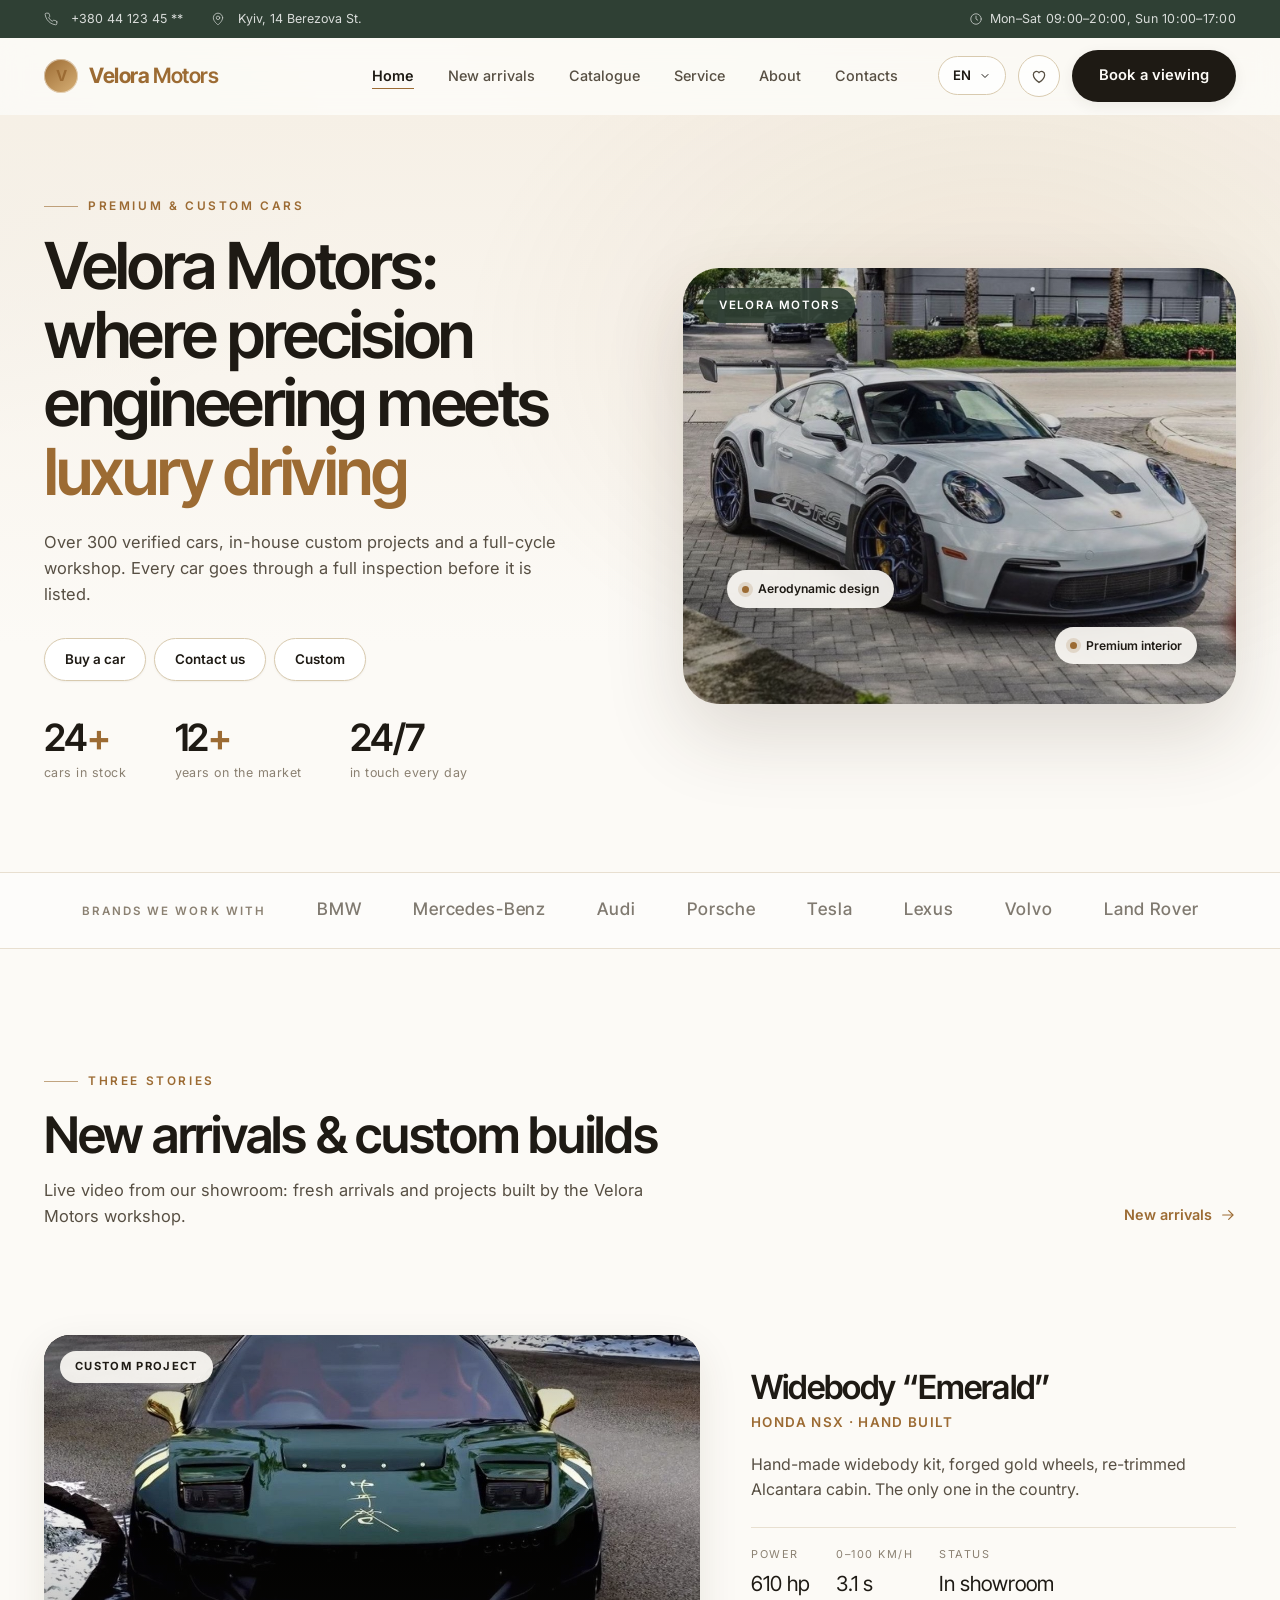
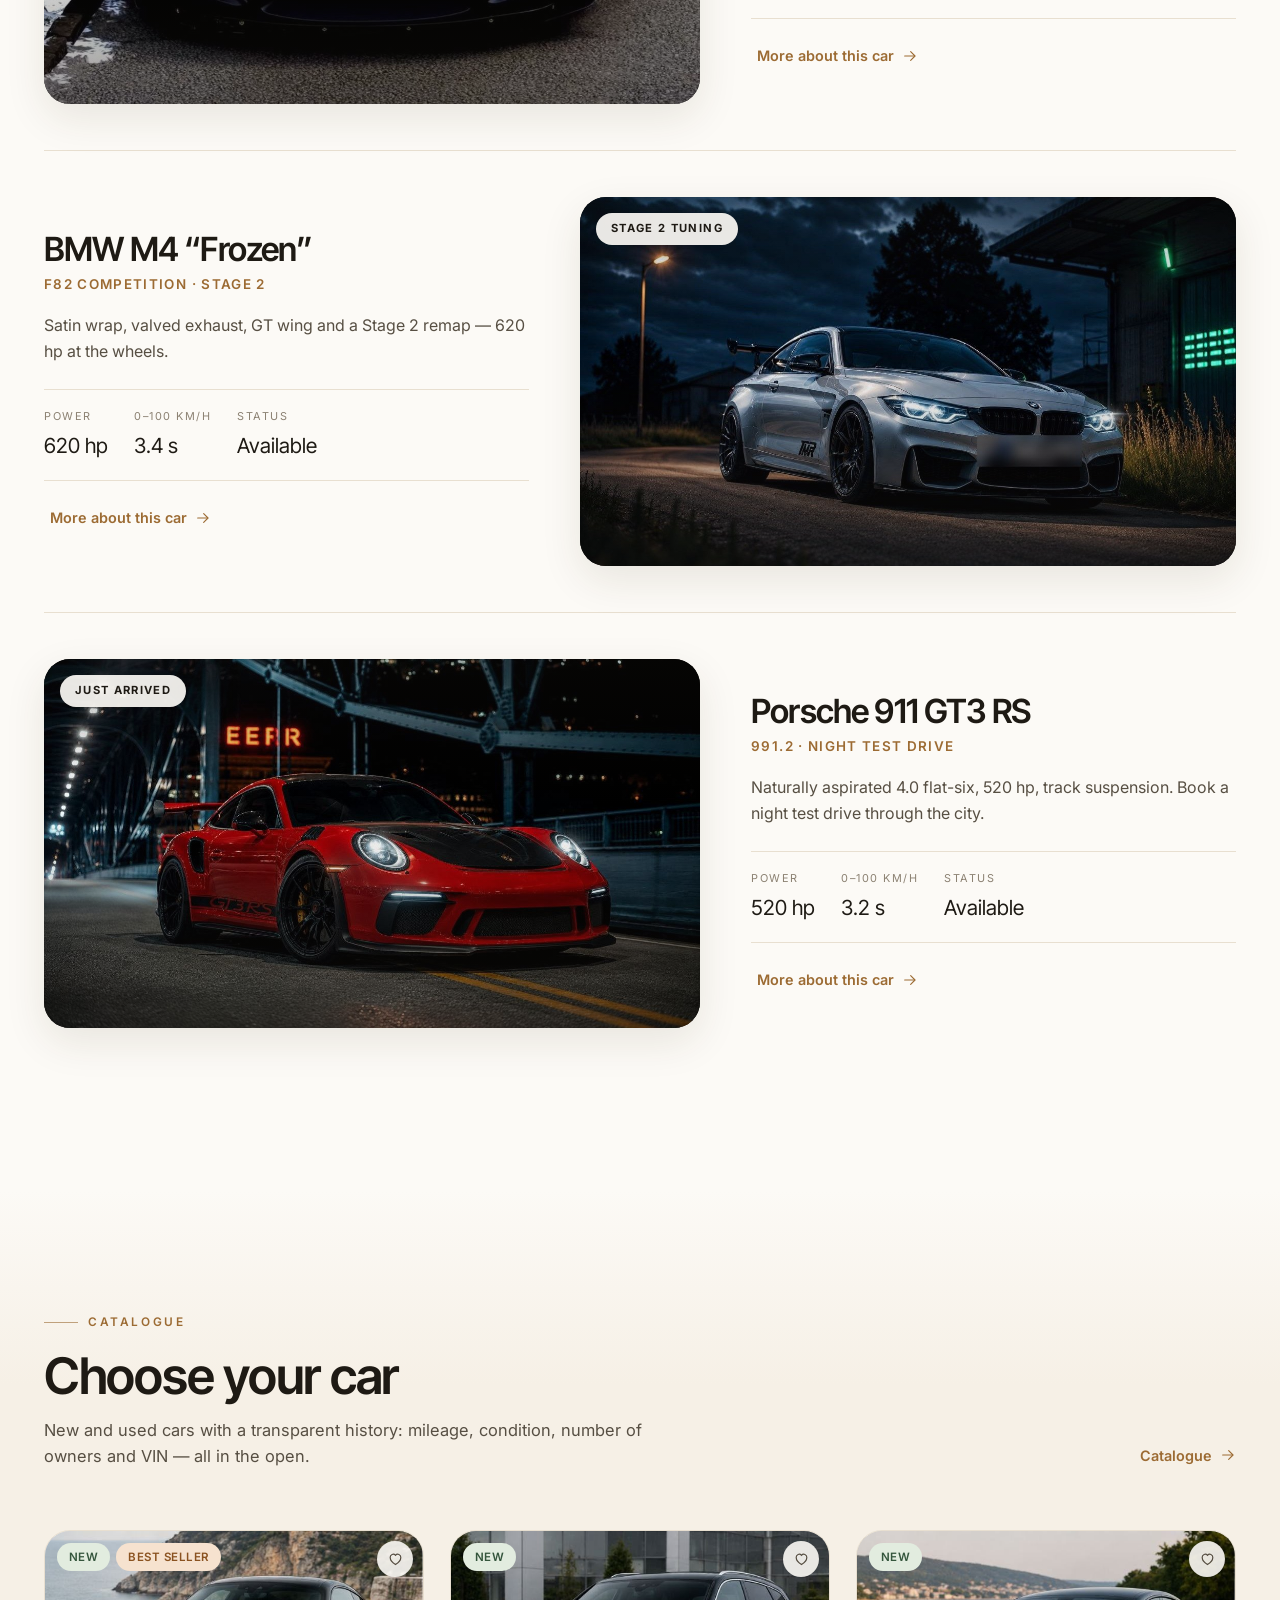
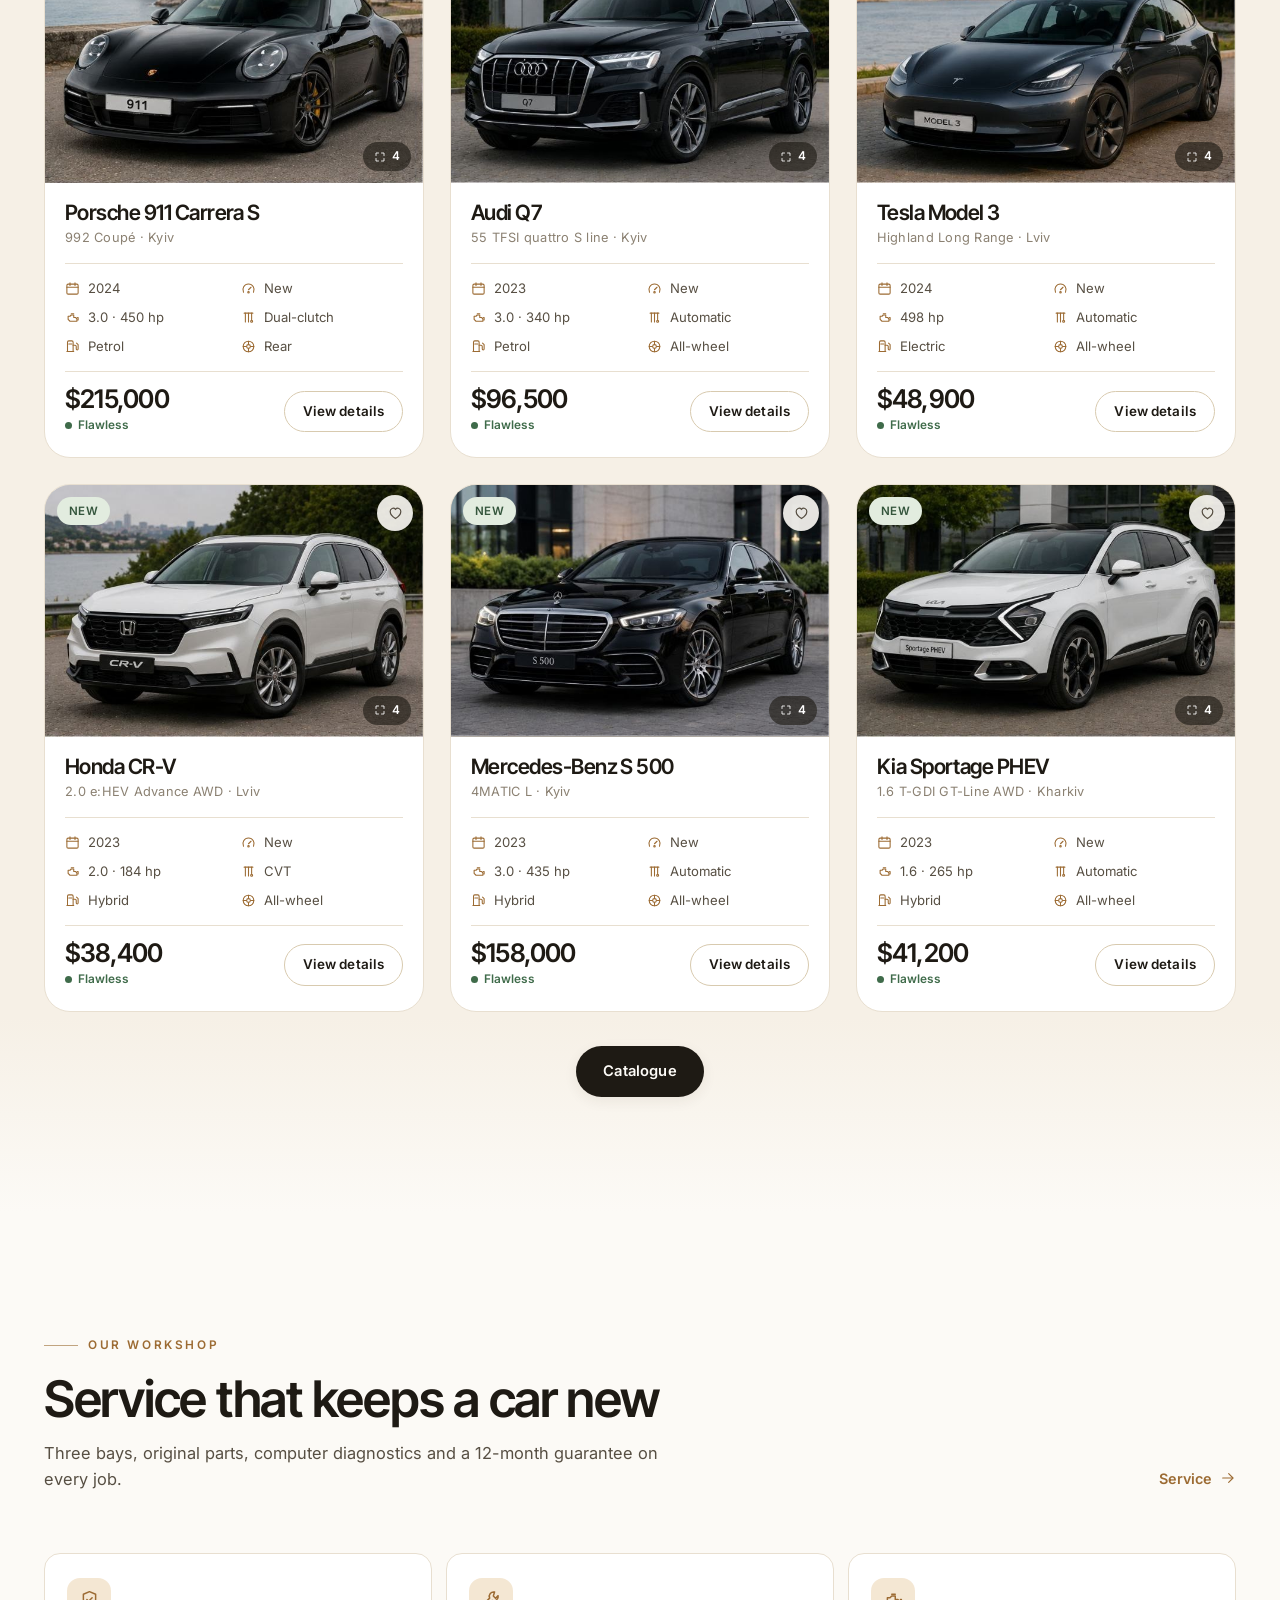
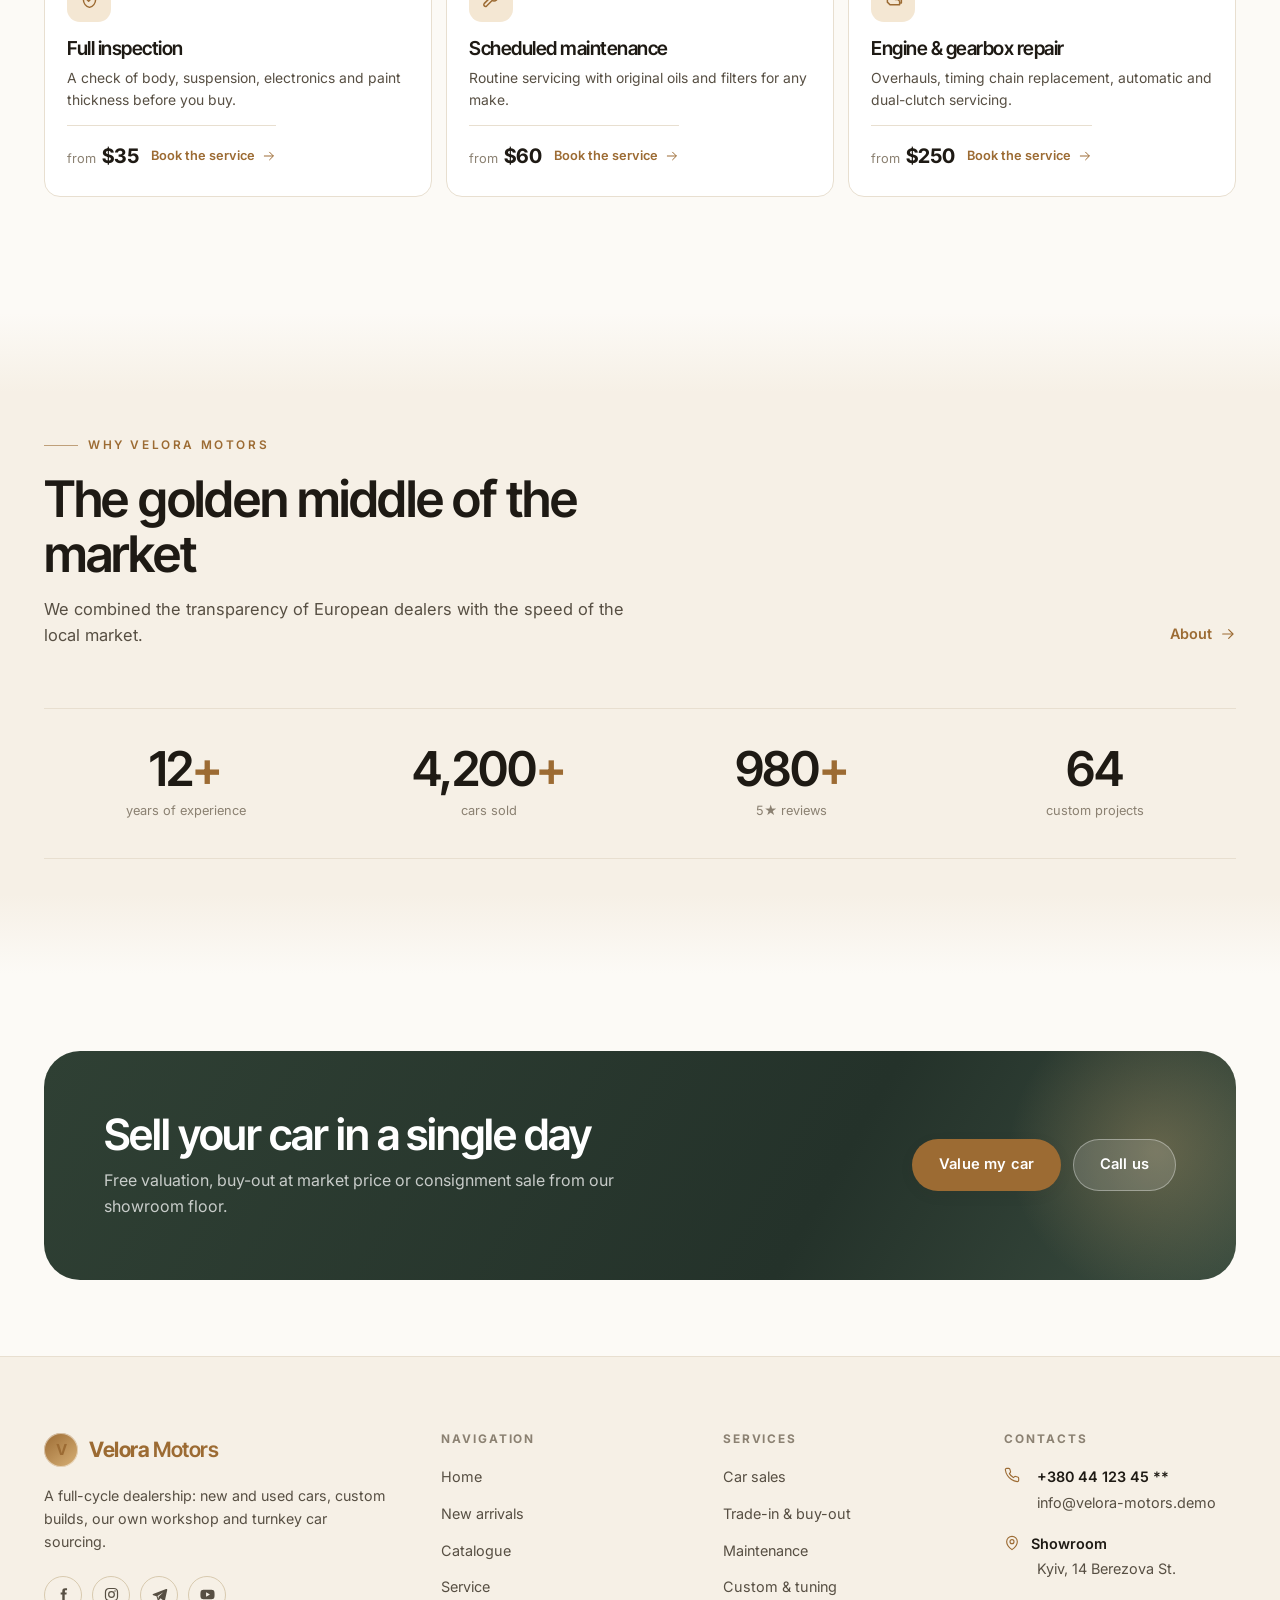
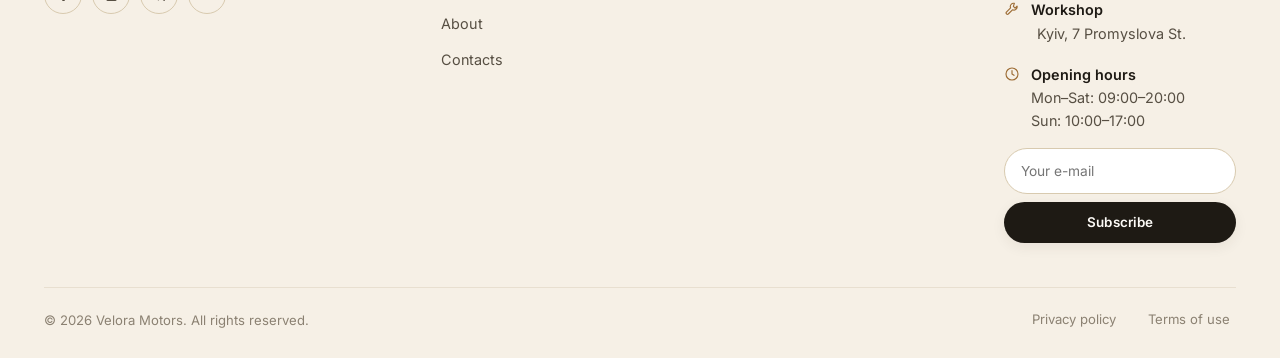
<file: index.html>
<!DOCTYPE html>
<html lang="en">
<head>
<meta charset="utf-8">
<meta name="viewport" content="width=device-width, initial-scale=1">
<meta name="color-scheme" content="light">
<title data-i18n-doc="meta.title">Velora Motors — premium and custom car dealership</title>
<meta name="description" data-i18n-doc="meta.description" content="Velora Motors dealership: new and used cars with verified history, custom builds and our own service centre.">
<meta name="theme-color" content="#fcfaf6">
<link rel="icon" href="data:image/svg+xml,<svg xmlns='http://www.w3.org/2000/svg' viewBox='0 0 32 32'><circle cx='16' cy='16' r='15' fill='%239c6b33'/><text x='16' y='21' font-size='15' font-family='Arial' font-weight='bold' text-anchor='middle' fill='%23fff'>V</text></svg>">
<link rel="preconnect" href="https://fonts.googleapis.com">
<link rel="preconnect" href="https://fonts.gstatic.com" crossorigin>
<link href="https://fonts.googleapis.com/css2?family=Inter+Tight:wght@400;500;600;700&family=Inter:wght@400;500;600;700&display=swap" rel="stylesheet">
<link rel="preload" as="image" href="assets/img/hero-911.jpg?v=31" fetchpriority="high">
<link rel="stylesheet" href="assets/css/style.css?v=31">
<link rel="stylesheet" href="assets/css/mobile.css?v=31">
</head>
<body>

<main>
  <!-- ===== Герой ===== -->
  <section class="hero">
    <div class="wrap hero__grid">
      <div class="hero__content">
        <span class="eyebrow" data-i18n="hero.eyebrow"></span>
        <h1 class="display hero__title">
          <span data-i18n="hero.title1"></span><br>
          <span data-i18n="hero.title2"></span><br>
          <em data-i18n="hero.title3"></em>
        </h1>
        <p class="lead hero__lead" data-i18n="hero.lead"></p>

        <nav class="searchbar searchbar--links">
          <div class="searchbar__tabs">
            <a class="searchbar__tab is-active" href="catalog.html" data-i18n="hero.tabBuy"></a>
            <a class="searchbar__tab" href="contacts.html" data-i18n="hero.tabContact"></a>
            <a class="searchbar__tab" href="showcase.html" data-i18n="hero.tabCustom"></a>
          </div>
        </nav>

        <div class="hero__stats">
          <div class="stat">
            <div class="stat__value" id="statCars">24<span>+</span></div>
            <div class="stat__label" data-i18n="hero.stat1"></div>
          </div>
          <div class="stat">
            <div class="stat__value">12<span>+</span></div>
            <div class="stat__label" data-i18n="hero.stat2"></div>
          </div>
          <div class="stat">
            <div class="stat__value">24/7</div>
            <div class="stat__label" data-i18n="hero.stat3"></div>
          </div>
        </div>
      </div>

      <div class="hero__media">
        <div class="hero__frame">
          <span class="hero__badge">Velora Motors</span>
          <img src="assets/img/hero-911.jpg?v=31" alt="Porsche 911 GT3 RS" fetchpriority="high" width="1400" height="1102">
        </div>
        <a class="hero__note hero__note--1" href="showcase.html" data-i18n="hero.tagAero"></a>
        <a class="hero__note hero__note--2" href="catalog.html?brand=Porsche" data-i18n="hero.tagInterior"></a>
      </div>
    </div>
  </section>

  <!-- ===== Бренди ===== -->
  <div class="brands">
    <div class="wrap brands__inner">
      <span class="brands__title" data-i18n="brands.title"></span>
      <a class="brands__item" href="catalog.html?brand=BMW">BMW</a>
      <a class="brands__item" href="catalog.html?brand=Mercedes-Benz">Mercedes-Benz</a>
      <a class="brands__item" href="catalog.html?brand=Audi">Audi</a>
      <a class="brands__item" href="catalog.html?brand=Porsche">Porsche</a>
      <a class="brands__item" href="catalog.html?brand=Tesla">Tesla</a>
      <a class="brands__item" href="catalog.html?brand=Lexus">Lexus</a>
      <a class="brands__item" href="catalog.html?brand=Volvo">Volvo</a>
      <a class="brands__item" href="catalog.html?brand=Land%20Rover">Land Rover</a>
    </div>
  </div>

  <!-- ===== Три ролики ===== -->
  <section class="section">
    <div class="wrap">
      <div class="section-head reveal">
        <div class="section-head__text">
          <span class="eyebrow" data-i18n="showcase.eyebrow"></span>
          <h2 class="section-title" data-i18n="showcase.title"></h2>
          <p class="lead" data-i18n="showcase.lead"></p>
        </div>
        <a class="link-arrow" href="showcase.html">
          <span data-i18n="nav.showcase"></span><svg width="16" height="16"><use href="#i-arrow-right"/></svg>
        </a>
      </div>
      <div class="showcase" id="clips"></div>
    </div>
  </section>

  <!-- ===== Добірка авто ===== -->
  <section class="section section--tint">
    <div class="wrap">
      <div class="section-head reveal">
        <div class="section-head__text">
          <span class="eyebrow" data-i18n="catalog.eyebrow"></span>
          <h2 class="section-title" data-i18n="catalog.title"></h2>
          <p class="lead" data-i18n="catalog.lead"></p>
        </div>
        <a class="link-arrow" href="catalog.html">
          <span data-i18n="nav.catalog"></span><svg width="16" height="16"><use href="#i-arrow-right"/></svg>
        </a>
      </div>
      <div class="grid" id="picks"></div>
      <div class="section-cta">
        <a class="btn btn--primary" href="catalog.html" data-i18n="nav.catalog"></a>
      </div>
    </div>
  </section>

  <!-- ===== СТО ===== -->
  <section class="section">
    <div class="wrap">
      <div class="section-head reveal">
        <div class="section-head__text">
          <span class="eyebrow" data-i18n="sto.eyebrow"></span>
          <h2 class="section-title" data-i18n="sto.title"></h2>
          <p class="lead" data-i18n="sto.lead"></p>
        </div>
        <a class="link-arrow" href="service.html">
          <span data-i18n="nav.service"></span><svg width="16" height="16"><use href="#i-arrow-right"/></svg>
        </a>
      </div>
      <div class="services" id="servicesPreview"></div>
    </div>
  </section>

  <!-- ===== Про нас ===== -->
  <section class="section section--tint">
    <div class="wrap">
      <div class="section-head reveal">
        <div class="section-head__text">
          <span class="eyebrow" data-i18n="about.eyebrow"></span>
          <h2 class="section-title" data-i18n="about.title"></h2>
          <p class="lead" data-i18n="about.lead"></p>
        </div>
        <a class="link-arrow" href="about.html">
          <span data-i18n="nav.about"></span><svg width="16" height="16"><use href="#i-arrow-right"/></svg>
        </a>
      </div>

      <div class="figures reveal">
        <div class="figure">
          <div class="figure__value" data-count="12">12<span>+</span></div>
          <div class="figure__label" data-i18n="about.y1"></div>
        </div>
        <div class="figure">
          <div class="figure__value" data-count="4200">4200<span>+</span></div>
          <div class="figure__label" data-i18n="about.y2"></div>
        </div>
        <div class="figure">
          <div class="figure__value" data-count="980">980<span>+</span></div>
          <div class="figure__label" data-i18n="about.y3"></div>
        </div>
        <div class="figure">
          <div class="figure__value" data-count="64">64</div>
          <div class="figure__label" data-i18n="about.y4"></div>
        </div>
      </div>
    </div>
  </section>

  <!-- ===== CTA ===== -->
  <section class="ctaband">
    <div class="wrap">
      <div class="ctaband__inner reveal">
        <div>
          <h2 data-i18n="cta.title"></h2>
          <p data-i18n="cta.lead"></p>
        </div>
        <div class="ctaband__actions">
          <button class="btn btn--accent" data-evaluate data-i18n="cta.button"></button>
          <button class="btn btn--light" data-demo="phone" data-i18n="cta.secondary"></button>
        </div>
      </div>
    </div>
  </section>
</main>

<script src="assets/js/i18n.js?v=31"></script>
<script src="assets/js/supabase.js?v=31"></script>
<script src="assets/js/media.js?v=31"></script>
<script src="assets/js/store.js?v=31"></script>
<script src="assets/js/forms.js?v=31"></script>
<script src="assets/js/layout.js?v=31"></script>
<script src="assets/js/cars-ui.js?v=31"></script>
<script src="assets/js/showcase-data.js?v=31"></script>
<script src="assets/js/home.js?v=31"></script>
</body>
</html>
</file>
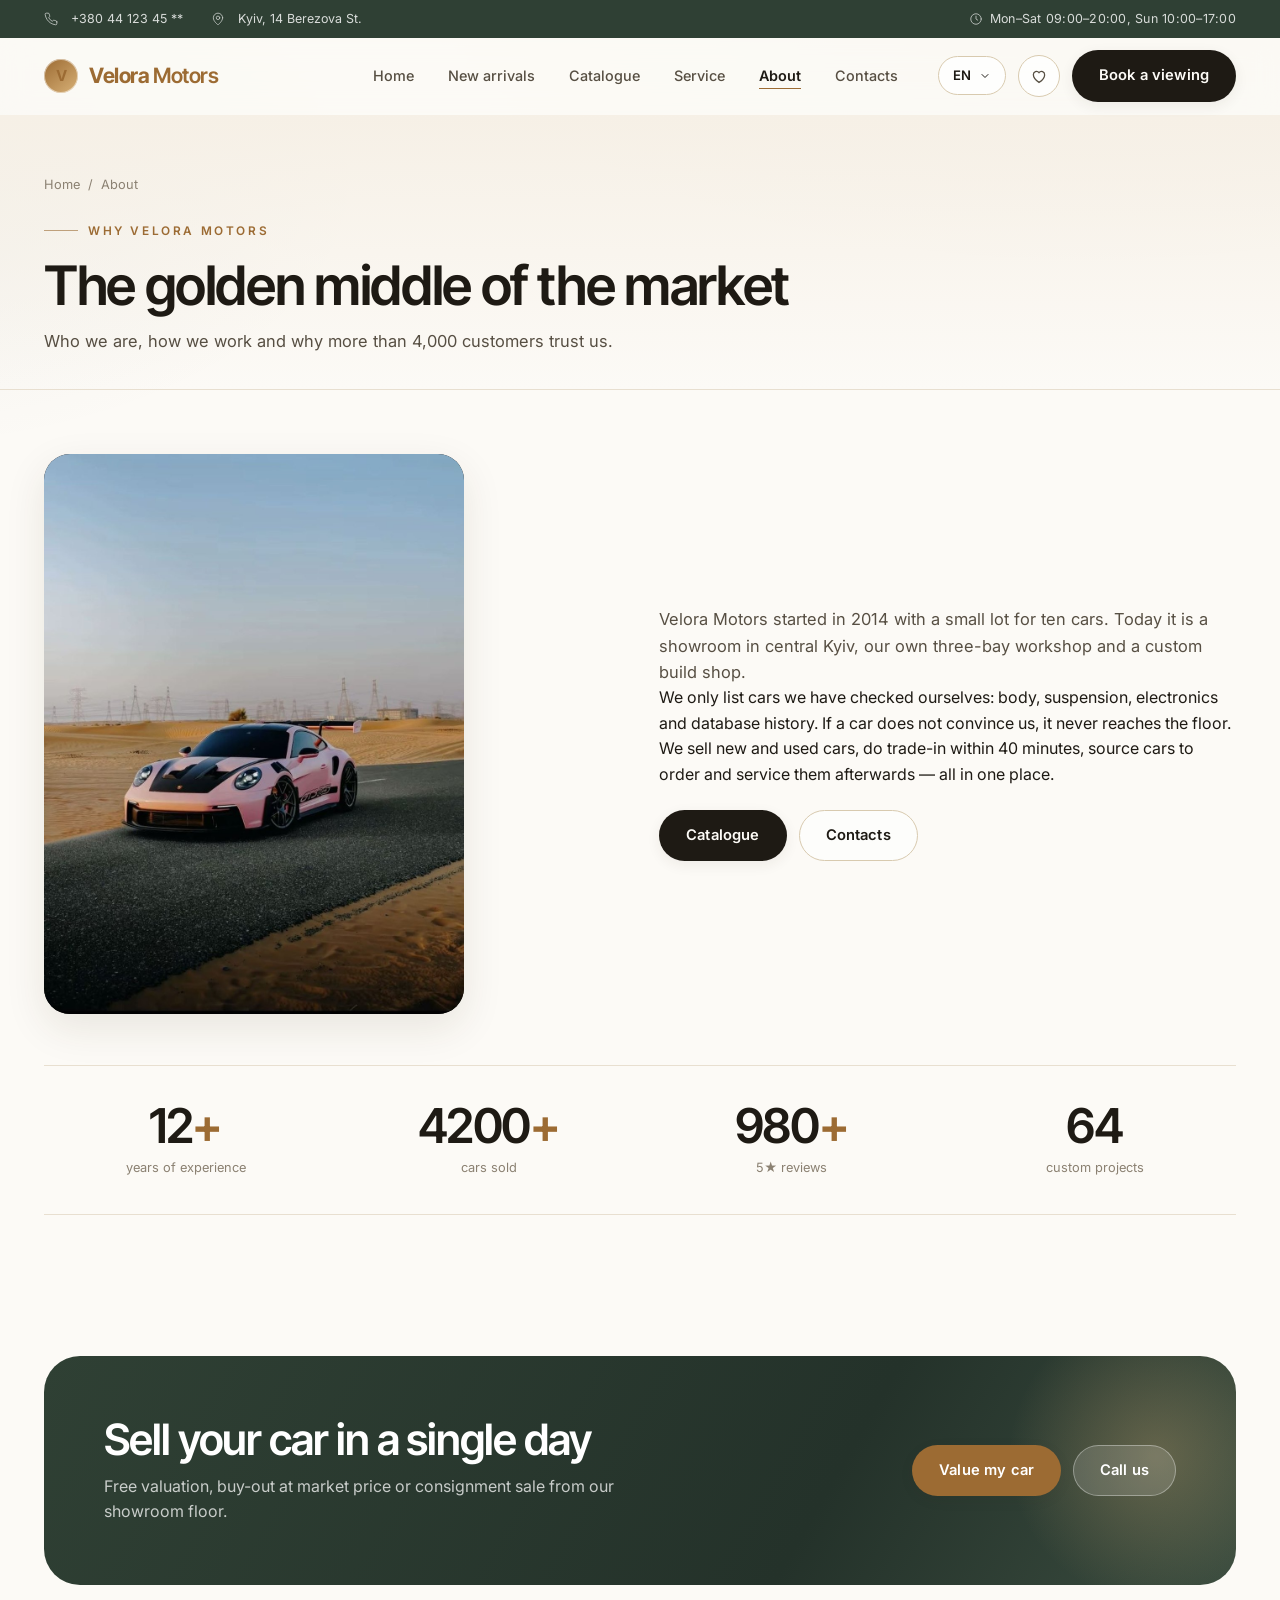
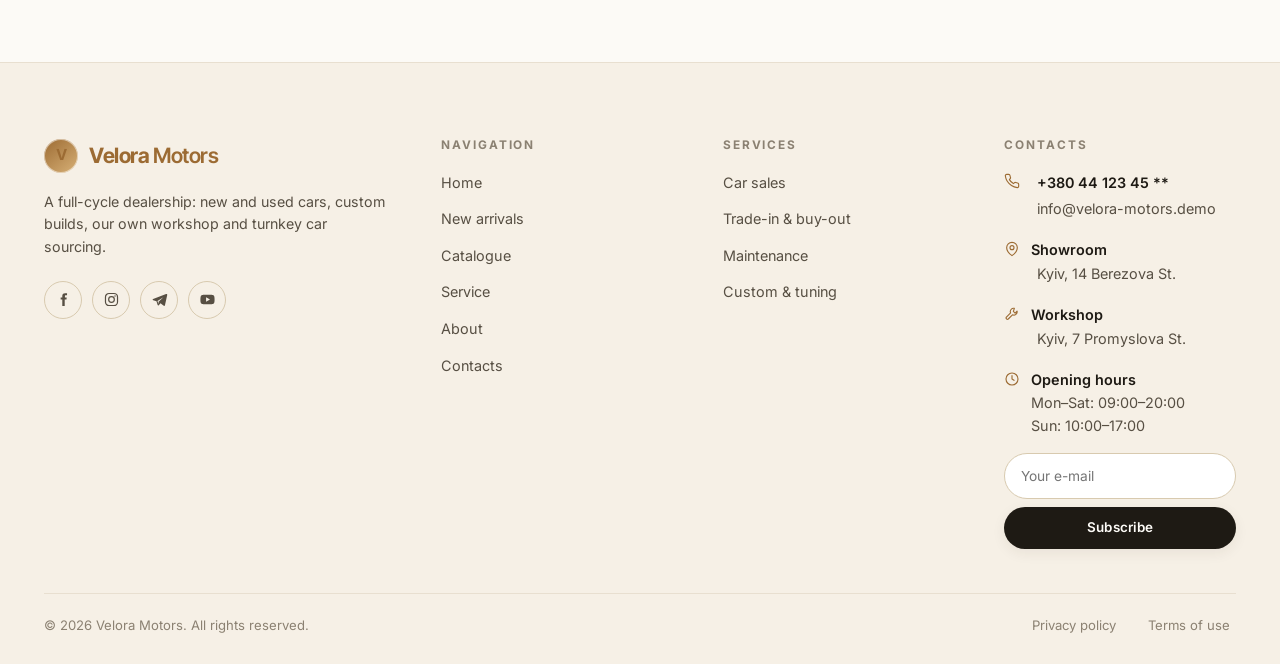
<file: about.html>
<!DOCTYPE html>
<html lang="en">
<head>
<meta charset="utf-8">
<meta name="viewport" content="width=device-width, initial-scale=1">
<meta name="color-scheme" content="light">
<title data-i18n-doc="meta.about">About us — Velora Motors</title>
<meta name="description" data-i18n-doc="page.aboutLead" content="Who we are, how we work and why more than 4,000 customers trust us.">
<meta name="theme-color" content="#fcfaf6">
<link rel="icon" href="data:image/svg+xml,<svg xmlns='http://www.w3.org/2000/svg' viewBox='0 0 32 32'><circle cx='16' cy='16' r='15' fill='%239c6b33'/><text x='16' y='21' font-size='15' font-family='Arial' font-weight='bold' text-anchor='middle' fill='%23fff'>V</text></svg>">
<link rel="preconnect" href="https://fonts.googleapis.com">
<link rel="preconnect" href="https://fonts.gstatic.com" crossorigin>
<link href="https://fonts.googleapis.com/css2?family=Inter+Tight:wght@400;500;600;700&family=Inter:wght@400;500;600;700&display=swap" rel="stylesheet">
<link rel="stylesheet" href="assets/css/style.css?v=31">
<link rel="stylesheet" href="assets/css/mobile.css?v=31">
</head>
<body>

<main>
  <section class="pagehead">
    <div class="wrap">
      <nav class="crumbs">
        <a href="index.html" data-i18n="nav.home"></a>
        <span>/</span>
        <span data-i18n="nav.about"></span>
      </nav>
      <span class="eyebrow" data-i18n="about.eyebrow"></span>
      <h1 class="pagehead__title" data-i18n="about.title"></h1>
      <p class="lead" data-i18n="page.aboutLead"></p>
    </div>
  </section>

  <section class="section section--flat">
    <div class="wrap">
      <div class="about__hero reveal">
        <div class="about__hero-media">
          <img src="assets/img/about-porsche.jpg?v=31" alt="Porsche 911 GT3 RS" width="1000" height="1333">
        </div>
        <div class="about__hero-text">
          <p class="lead" data-i18n="about.story1"></p>
          <p data-i18n="about.story2"></p>
          <p data-i18n="about.story3"></p>
          <div class="about__actions">
            <a class="btn btn--primary" href="catalog.html" data-i18n="nav.catalog"></a>
            <a class="btn btn--ghost" href="contacts.html" data-i18n="nav.contacts"></a>
          </div>
        </div>
      </div>

      <div class="figures reveal">
        <div class="figure">
          <div class="figure__value">12<span>+</span></div>
          <div class="figure__label" data-i18n="about.y1"></div>
        </div>
        <div class="figure">
          <div class="figure__value">4200<span>+</span></div>
          <div class="figure__label" data-i18n="about.y2"></div>
        </div>
        <div class="figure">
          <div class="figure__value">980<span>+</span></div>
          <div class="figure__label" data-i18n="about.y3"></div>
        </div>
        <div class="figure">
          <div class="figure__value">64</div>
          <div class="figure__label" data-i18n="about.y4"></div>
        </div>
      </div>
    </div>
  </section>

  <section class="ctaband">
    <div class="wrap">
      <div class="ctaband__inner reveal">
        <div>
          <h2 data-i18n="cta.title"></h2>
          <p data-i18n="cta.lead"></p>
        </div>
        <div class="ctaband__actions">
          <button class="btn btn--accent" data-evaluate data-i18n="cta.button"></button>
          <button class="btn btn--light" data-demo="phone" data-i18n="cta.secondary"></button>
        </div>
      </div>
    </div>
  </section>
</main>

<script src="assets/js/i18n.js?v=31"></script>
<script src="assets/js/supabase.js?v=31"></script>
<script src="assets/js/media.js?v=31"></script>
<script src="assets/js/store.js?v=31"></script>
<script src="assets/js/forms.js?v=31"></script>
<script src="assets/js/layout.js?v=31"></script>
<script>
  document.addEventListener('DOMContentLoaded', function () {
    I18N.init();
    Layout.mount('about');
    I18N.applyDom();
    Layout.reveal();
    document.addEventListener('layout:lang', function () { I18N.applyDom(); });
  });
</script>
</body>
</html>
</file>
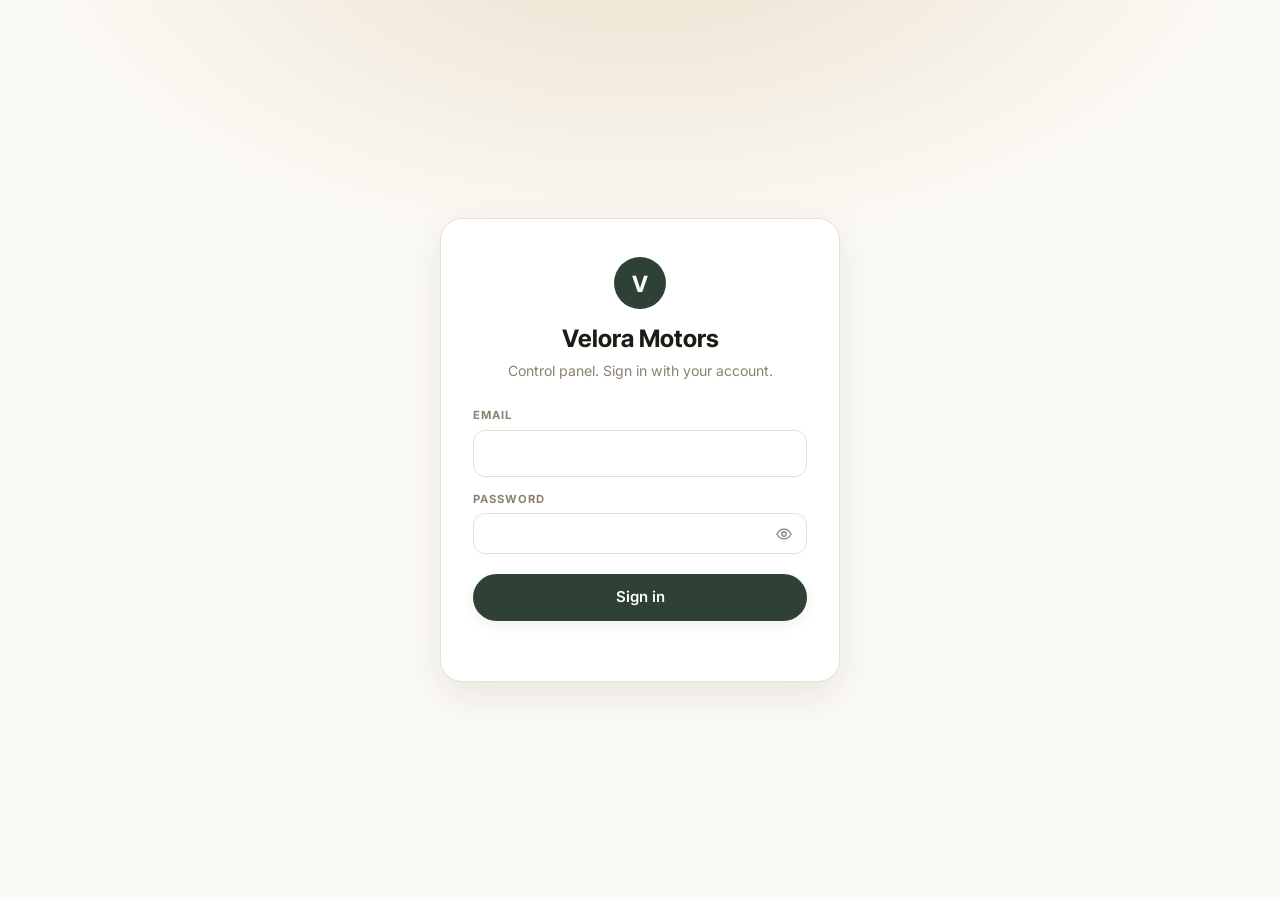
<file: admin.html>
<!DOCTYPE html>
<html lang="en">
<head>
<meta charset="utf-8">
<meta name="viewport" content="width=device-width, initial-scale=1">
<meta name="color-scheme" content="light">
<title>Velora Motors — control panel</title>
<meta name="robots" content="noindex, nofollow">
<link rel="icon" href="data:image/svg+xml,<svg xmlns='http://www.w3.org/2000/svg' viewBox='0 0 32 32'><circle cx='16' cy='16' r='15' fill='%232f4034'/><text x='16' y='21' font-size='15' font-family='Arial' font-weight='bold' text-anchor='middle' fill='%23fff'>V</text></svg>">
<link rel="preconnect" href="https://fonts.googleapis.com">
<link rel="preconnect" href="https://fonts.gstatic.com" crossorigin>
<link href="https://fonts.googleapis.com/css2?family=Inter+Tight:wght@400;500;600;700&family=Inter:wght@400;500;600;700&display=swap" rel="stylesheet">
<link rel="stylesheet" href="assets/css/admin.css?v=31">
</head>
<body>

<svg style="position:absolute;width:0;height:0;overflow:hidden" aria-hidden="true">
  <symbol id="i-car" viewBox="0 0 24 24" fill="none" stroke="currentColor" stroke-width="1.7" stroke-linecap="round" stroke-linejoin="round"><path d="M3 13h18"/><path d="m5 13 1.6-4.6A2 2 0 0 1 8.5 7h7a2 2 0 0 1 1.9 1.4L19 13v5h-3v-2H8v2H5Z"/><circle cx="7.5" cy="15.5" r="1"/><circle cx="16.5" cy="15.5" r="1"/></symbol>
  <symbol id="i-film" viewBox="0 0 24 24" fill="none" stroke="currentColor" stroke-width="1.7" stroke-linecap="round" stroke-linejoin="round"><rect x="3" y="5" width="18" height="14" rx="2"/><path d="M8 5v14M16 5v14M3 12h18"/></symbol>
  <symbol id="i-inbox" viewBox="0 0 24 24" fill="none" stroke="currentColor" stroke-width="1.7" stroke-linecap="round" stroke-linejoin="round"><path d="M4 13h4l1.5 3h5L16 13h4"/><path d="M5.5 5h13l2.5 8v4a2 2 0 0 1-2 2H5a2 2 0 0 1-2-2v-4Z"/></symbol>
  <symbol id="i-edit" viewBox="0 0 24 24" fill="none" stroke="currentColor" stroke-width="1.7" stroke-linecap="round" stroke-linejoin="round"><path d="M4 20h4l10-10-4-4L4 16Z"/><path d="m14.5 5.5 4 4"/></symbol>
  <symbol id="i-trash" viewBox="0 0 24 24" fill="none" stroke="currentColor" stroke-width="1.7" stroke-linecap="round" stroke-linejoin="round"><path d="M4 7h16"/><path d="M9 7V4h6v3"/><path d="M6 7l1 13h10l1-13"/></symbol>
  <symbol id="i-plus" viewBox="0 0 24 24" fill="none" stroke="currentColor" stroke-width="1.9" stroke-linecap="round"><path d="M12 5v14M5 12h14"/></symbol>
  <symbol id="i-out" viewBox="0 0 24 24" fill="none" stroke="currentColor" stroke-width="1.7" stroke-linecap="round" stroke-linejoin="round"><path d="M14 4h4a2 2 0 0 1 2 2v12a2 2 0 0 1-2 2h-4"/><path d="M10 8 6 12l4 4"/><path d="M6 12h10"/></symbol>
  <symbol id="i-link" viewBox="0 0 24 24" fill="none" stroke="currentColor" stroke-width="1.7" stroke-linecap="round" stroke-linejoin="round"><path d="M14 4h6v6"/><path d="M20 4 10 14"/><path d="M18 14v4a2 2 0 0 1-2 2H6a2 2 0 0 1-2-2V8a2 2 0 0 1 2-2h4"/></symbol>
  <symbol id="i-search" viewBox="0 0 24 24" fill="none" stroke="currentColor" stroke-width="1.7" stroke-linecap="round"><circle cx="11" cy="11" r="6.5"/><path d="m16 16 4.5 4.5"/></symbol>
  <symbol id="i-check" viewBox="0 0 24 24" fill="none" stroke="currentColor" stroke-width="2" stroke-linecap="round" stroke-linejoin="round"><path d="m5 12.5 4.5 4.5L19 7"/></symbol>
  <symbol id="i-eye" viewBox="0 0 24 24" fill="none" stroke="currentColor" stroke-width="1.7" stroke-linecap="round" stroke-linejoin="round"><path d="M2.5 12S6 5.5 12 5.5 21.5 12 21.5 12 18 18.5 12 18.5 2.5 12 2.5 12Z"/><circle cx="12" cy="12" r="3"/></symbol>
  <symbol id="i-eye-off" viewBox="0 0 24 24" fill="none" stroke="currentColor" stroke-width="1.7" stroke-linecap="round" stroke-linejoin="round"><path d="M9.9 5.8A9.6 9.6 0 0 1 12 5.5c6 0 9.5 6.5 9.5 6.5a17 17 0 0 1-3.3 4.1"/><path d="M6.4 7.6A17 17 0 0 0 2.5 12S6 18.5 12 18.5c1.4 0 2.6-.3 3.7-.8"/><path d="M9.9 9.9a3 3 0 0 0 4.2 4.2"/><path d="m4 4 16 16"/></symbol>
  <symbol id="i-lock" viewBox="0 0 24 24" fill="none" stroke="currentColor" stroke-width="1.7" stroke-linecap="round" stroke-linejoin="round"><rect x="4.5" y="10" width="15" height="10" rx="2"/><path d="M8 10V7a4 4 0 0 1 8 0v3"/></symbol>
</svg>

<!-- ============================ ВХІД ============================ -->
<section class="signin" id="signin" hidden>
  <form class="signin__box" id="signinForm">
    <div class="signin__mark">V</div>
    <h1>Velora Motors</h1>
    <p class="signin__lead">Control panel. Sign in with your account.</p>

    <label class="fld">
      <span>Email</span>
      <input id="siEmail" type="email" autocomplete="username" required>
    </label>
    <label class="fld">
      <span>Password</span>
      <span class="peek">
        <input id="siPassword" type="password" autocomplete="current-password" required>
        <button class="peek__btn" type="button" data-peek="siPassword"
                aria-label="Show password" aria-pressed="false">
          <svg><use href="#i-eye"/></svg>
        </button>
      </span>
    </label>

    <button class="btn btn--primary btn--block" type="submit" id="siSubmit">Sign in</button>
    <div class="msg" id="siMsg" role="status"></div>
  </form>
</section>

<!-- ============================ ПАНЕЛЬ ============================ -->
<div class="shell" id="shell" hidden>
  <header class="topbar">
    <a class="brand" href="index.html">
      <span class="brand__mark">V</span>
      <span class="brand__name">Velora <b>control panel</b></span>
    </a>

    <nav class="tabs" id="tabs">
      <button class="tab is-active" type="button" data-view="cars">
        <svg><use href="#i-car"/></svg><span>Cars</span><i class="tab__n" id="nCars">0</i>
      </button>
      <button class="tab" type="button" data-view="clips">
        <svg><use href="#i-film"/></svg><span>Showroom clips</span><i class="tab__n" id="nClips">0</i>
      </button>
      <button class="tab" type="button" data-view="leads">
        <svg><use href="#i-inbox"/></svg><span>Enquiries</span><i class="tab__n tab__n--alert" id="nLeads">0</i>
      </button>
    </nav>

    <div class="topbar__end">
      <a class="iconlink" href="index.html" target="_blank" rel="noopener" title="Open the website">
        <svg><use href="#i-link"/></svg>
      </a>
      <span class="who" id="who"></span>
      <button class="btn btn--ghost btn--sm" type="button" id="signout">
        <svg width="15" height="15"><use href="#i-out"/></svg><span>Sign out</span>
      </button>
    </div>
  </header>

  <!-- ---------------------- АВТО ---------------------- -->
  <main class="view is-active" id="view-cars">
    <div class="view__head">
      <div>
        <h2>Cars in the catalogue</h2>
        <p class="view__sub" id="carsSummary">—</p>
      </div>
      <div class="view__tools">
        <label class="search">
          <svg><use href="#i-search"/></svg>
          <input type="search" id="carSearch" placeholder="Search make, model, VIN">
        </label>
        <button class="btn btn--primary" type="button" id="carNew">
          <svg width="16" height="16"><use href="#i-plus"/></svg><span>Add a car</span>
        </button>
      </div>
    </div>
    <div class="cars" id="carList"></div>
  </main>

  <!-- ---------------------- РОЛИКИ ---------------------- -->
  <main class="view" id="view-clips">
    <div class="view__head">
      <div>
        <h2>Showroom clips</h2>
        <p class="view__sub">The three videos on the home page and the “New arrivals” page.</p>
      </div>
      <div class="view__tools">
        <button class="btn btn--primary" type="button" id="clipNew">
          <svg width="16" height="16"><use href="#i-plus"/></svg><span>Add a clip</span>
        </button>
      </div>
    </div>
    <div class="clips" id="clipList"></div>
  </main>

  <!-- ---------------------- ЗАЯВКИ ---------------------- -->
  <main class="view" id="view-leads">
    <div class="view__head">
      <div>
        <h2>Enquiries from the website</h2>
        <p class="view__sub" id="leadsSummary">—</p>
      </div>
      <div class="view__tools">
        <div class="segmented" id="leadFilter">
          <button class="is-active" type="button" data-status="all">All</button>
          <button type="button" data-status="new">New</button>
          <button type="button" data-status="in_progress">In progress</button>
          <button type="button" data-status="done">Done</button>
        </div>
      </div>
    </div>
    <div class="leads" id="leadList"></div>
  </main>
</div>

<!-- ============================ ФОРМА АВТО ============================ -->
<div class="sheet" id="carSheet" hidden>
  <form class="sheet__box" id="carForm">
    <header class="sheet__head">
      <h3 id="carFormTitle">Add a car</h3>
      <button class="sheet__x" type="button" data-close-sheet aria-label="Close">&times;</button>
    </header>

    <div class="sheet__body">
      <input type="hidden" id="fId">

      <div class="grid">
        <label class="fld"><span>Make *</span><input id="fBrand" required></label>
        <label class="fld"><span>Model *</span><input id="fModel" required></label>
        <label class="fld fld--wide"><span>Trim / version</span><input id="fTrim" placeholder="3.0 TDI quattro"></label>

        <label class="fld"><span>Year *</span><input id="fYear" type="number" min="1950" max="2100" required></label>
        <label class="fld"><span>Price, $ *</span><input id="fPrice" type="number" min="0" step="100" required></label>
        <label class="fld"><span>Old price, $</span><input id="fOldPrice" type="number" min="0" step="100"></label>
        <label class="fld"><span>Mileage, km</span><input id="fMileage" type="number" min="0" step="500" value="0"></label>

        <label class="fld"><span>Condition</span><select id="fCondition"></select></label>
        <label class="fld"><span>Technical condition</span><select id="fState"></select></label>
        <label class="fld"><span>Body</span><select id="fBody"></select></label>
        <label class="fld"><span>Fuel</span><select id="fFuel"></select></label>
        <label class="fld"><span>Gearbox</span><select id="fGearbox"></select></label>
        <label class="fld"><span>Drivetrain</span><select id="fDrive"></select></label>
        <label class="fld"><span>Colour</span><select id="fColor"></select></label>
        <label class="fld"><span>Location</span><select id="fCity"></select></label>

        <label class="fld"><span>Engine, L</span><input id="fEngine" type="number" min="0" step="0.1" value="2"></label>
        <label class="fld"><span>Power, hp</span><input id="fPower" type="number" min="0" step="5" value="150"></label>
        <label class="fld"><span>Owners</span><input id="fOwners" type="number" min="0" max="10" value="1"></label>
        <label class="fld"><span>VIN</span><input id="fVin" maxlength="24"></label>

        <div class="fld fld--wide">
          <span>Badges</span>
          <div class="checks" id="fBadges"></div>
        </div>

        <div class="fld fld--wide">
          <span>Equipment</span>
          <div class="checks" id="fFeatures"></div>
        </div>

        <div class="fld fld--wide">
          <span>Photos</span>
          <div class="drop" id="fDrop">
            <input id="fFiles" type="file" accept="image/*" multiple hidden>
            <button class="drop__btn" type="button" id="fPick">Choose photos</button>
            <span class="drop__hint">The first photo is used as the main one. Drag a photo to reorder.</span>
          </div>
          <div class="shots" id="fShots"></div>
        </div>

        <label class="fld fld--wide"><span>Description (EN)</span><textarea id="fDescEn" rows="3"></textarea></label>
        <label class="fld fld--wide"><span>Description (UA)</span><textarea id="fDescUa" rows="3"></textarea></label>
        <label class="fld fld--wide"><span>Description (PL)</span><textarea id="fDescPl" rows="3"></textarea></label>

        <label class="switch fld--wide">
          <input type="checkbox" id="fPublished" checked>
          <span>Visible on the website</span>
        </label>
      </div>
    </div>

    <footer class="sheet__foot">
      <div class="msg" id="carFormMsg" role="status"></div>
      <div class="sheet__actions">
        <button class="btn btn--ghost" type="button" data-close-sheet>Cancel</button>
        <button class="btn btn--primary" type="submit" id="carSave">Save</button>
      </div>
    </footer>
  </form>
</div>

<!-- ============================ ФОРМА РОЛИКА ============================ -->
<div class="sheet" id="clipSheet" hidden>
  <form class="sheet__box" id="clipForm">
    <header class="sheet__head">
      <h3 id="clipFormTitle">Edit clip</h3>
      <button class="sheet__x" type="button" data-close-sheet aria-label="Close">&times;</button>
    </header>

    <div class="sheet__body">
      <input type="hidden" id="kId">

      <div class="grid">
        <label class="fld"><span>Order on the page</span><input id="kPosition" type="number" min="1" max="20" value="1"></label>
        <label class="fld"><span>Power, hp</span><input id="kPower" placeholder="620"></label>
        <label class="fld"><span>0–100 km/h</span><input id="kTime" placeholder="3.4 s"></label>

        <div class="fld fld--wide">
          <span>Video</span>
          <div class="drop">
            <input id="kVideoFile" type="file" accept="video/*" hidden>
            <button class="drop__btn" type="button" data-pick="kVideoFile">Upload video</button>
            <span class="drop__hint">MP4, up to 50 MB. It plays muted and on a loop.</span>
          </div>
          <input class="path" id="kVideo" placeholder="assets/video/showcase-1.mp4">
          <video class="preview" id="kVideoPreview" muted playsinline controls preload="metadata" hidden></video>
        </div>

        <div class="fld">
          <span>Video poster (16:9)</span>
          <div class="drop">
            <input id="kPosterFile" type="file" accept="image/*" hidden>
            <button class="drop__btn" type="button" data-pick="kPosterFile">Upload</button>
          </div>
          <input class="path" id="kPoster">
          <img class="preview" id="kPosterPreview" alt="" hidden>
        </div>

        <div class="fld">
          <span>Photo for the pop-up</span>
          <div class="drop">
            <input id="kPhotoFile" type="file" accept="image/*" hidden>
            <button class="drop__btn" type="button" data-pick="kPhotoFile">Upload</button>
          </div>
          <input class="path" id="kPhoto">
          <img class="preview" id="kPhotoPreview" alt="" hidden>
        </div>
      </div>

      <div class="langbox" id="clipLangs"></div>

      <label class="switch">
        <input type="checkbox" id="kPublished" checked>
        <span>Visible on the website</span>
      </label>
    </div>

    <footer class="sheet__foot">
      <div class="msg" id="clipFormMsg" role="status"></div>
      <div class="sheet__actions">
        <button class="btn btn--ghost" type="button" data-close-sheet>Cancel</button>
        <button class="btn btn--primary" type="submit" id="clipSave">Save</button>
      </div>
    </footer>
  </form>
</div>

<div class="toast" id="toast" role="status"></div>
<div class="booting" id="booting">Loading…</div>

<script src="assets/js/supabase.js?v=31"></script>
<script src="assets/js/media.js?v=31"></script>
<script src="assets/js/admin.js?v=31"></script>
</body>
</html>
</file>
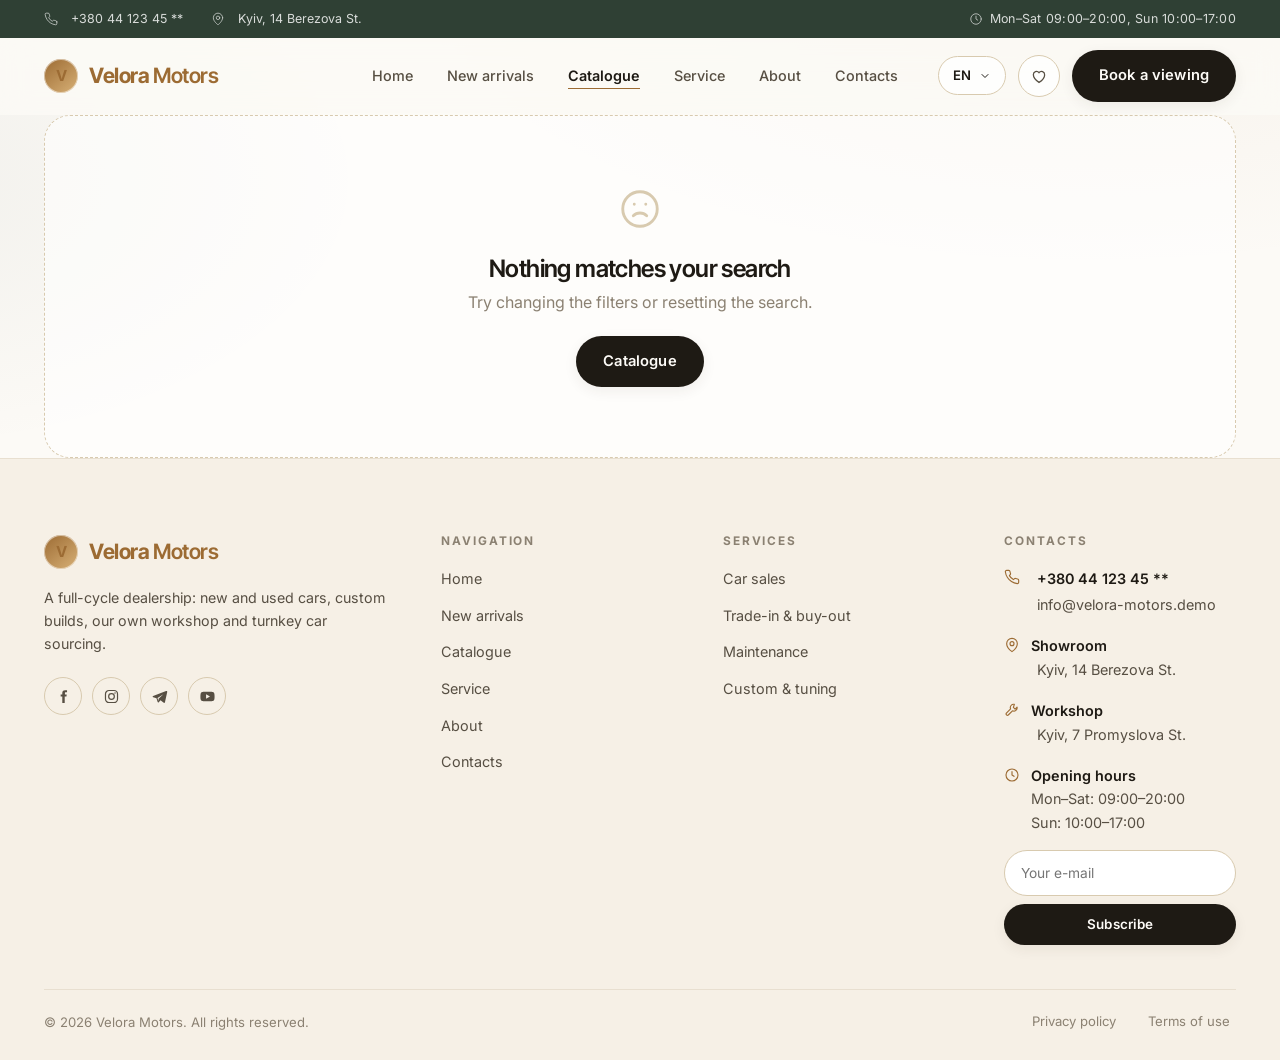
<file: car.html>
<!DOCTYPE html>
<html lang="en">
<head>
<meta charset="utf-8">
<meta name="viewport" content="width=device-width, initial-scale=1">
<meta name="color-scheme" content="light">
<title data-i18n-doc="meta.car">Car — Velora Motors</title>
<meta name="robots" content="noindex">
<meta name="theme-color" content="#fcfaf6">
<link rel="icon" href="data:image/svg+xml,<svg xmlns='http://www.w3.org/2000/svg' viewBox='0 0 32 32'><circle cx='16' cy='16' r='15' fill='%239c6b33'/><text x='16' y='21' font-size='15' font-family='Arial' font-weight='bold' text-anchor='middle' fill='%23fff'>V</text></svg>">
<link rel="preconnect" href="https://fonts.googleapis.com">
<link rel="preconnect" href="https://fonts.gstatic.com" crossorigin>
<link href="https://fonts.googleapis.com/css2?family=Inter+Tight:wght@400;500;600;700&family=Inter:wght@400;500;600;700&display=swap" rel="stylesheet">
<link rel="stylesheet" href="assets/css/style.css?v=31">
<link rel="stylesheet" href="assets/css/mobile.css?v=31">
</head>
<body>

<main class="wrap" id="carPage"></main>

<script src="assets/js/i18n.js?v=31"></script>
<script src="assets/js/supabase.js?v=31"></script>
<script src="assets/js/media.js?v=31"></script>
<script src="assets/js/store.js?v=31"></script>
<script src="assets/js/forms.js?v=31"></script>
<script src="assets/js/layout.js?v=31"></script>
<script src="assets/js/cars-ui.js?v=31"></script>
<script src="assets/js/car.js?v=31"></script>
</body>
</html>
</file>
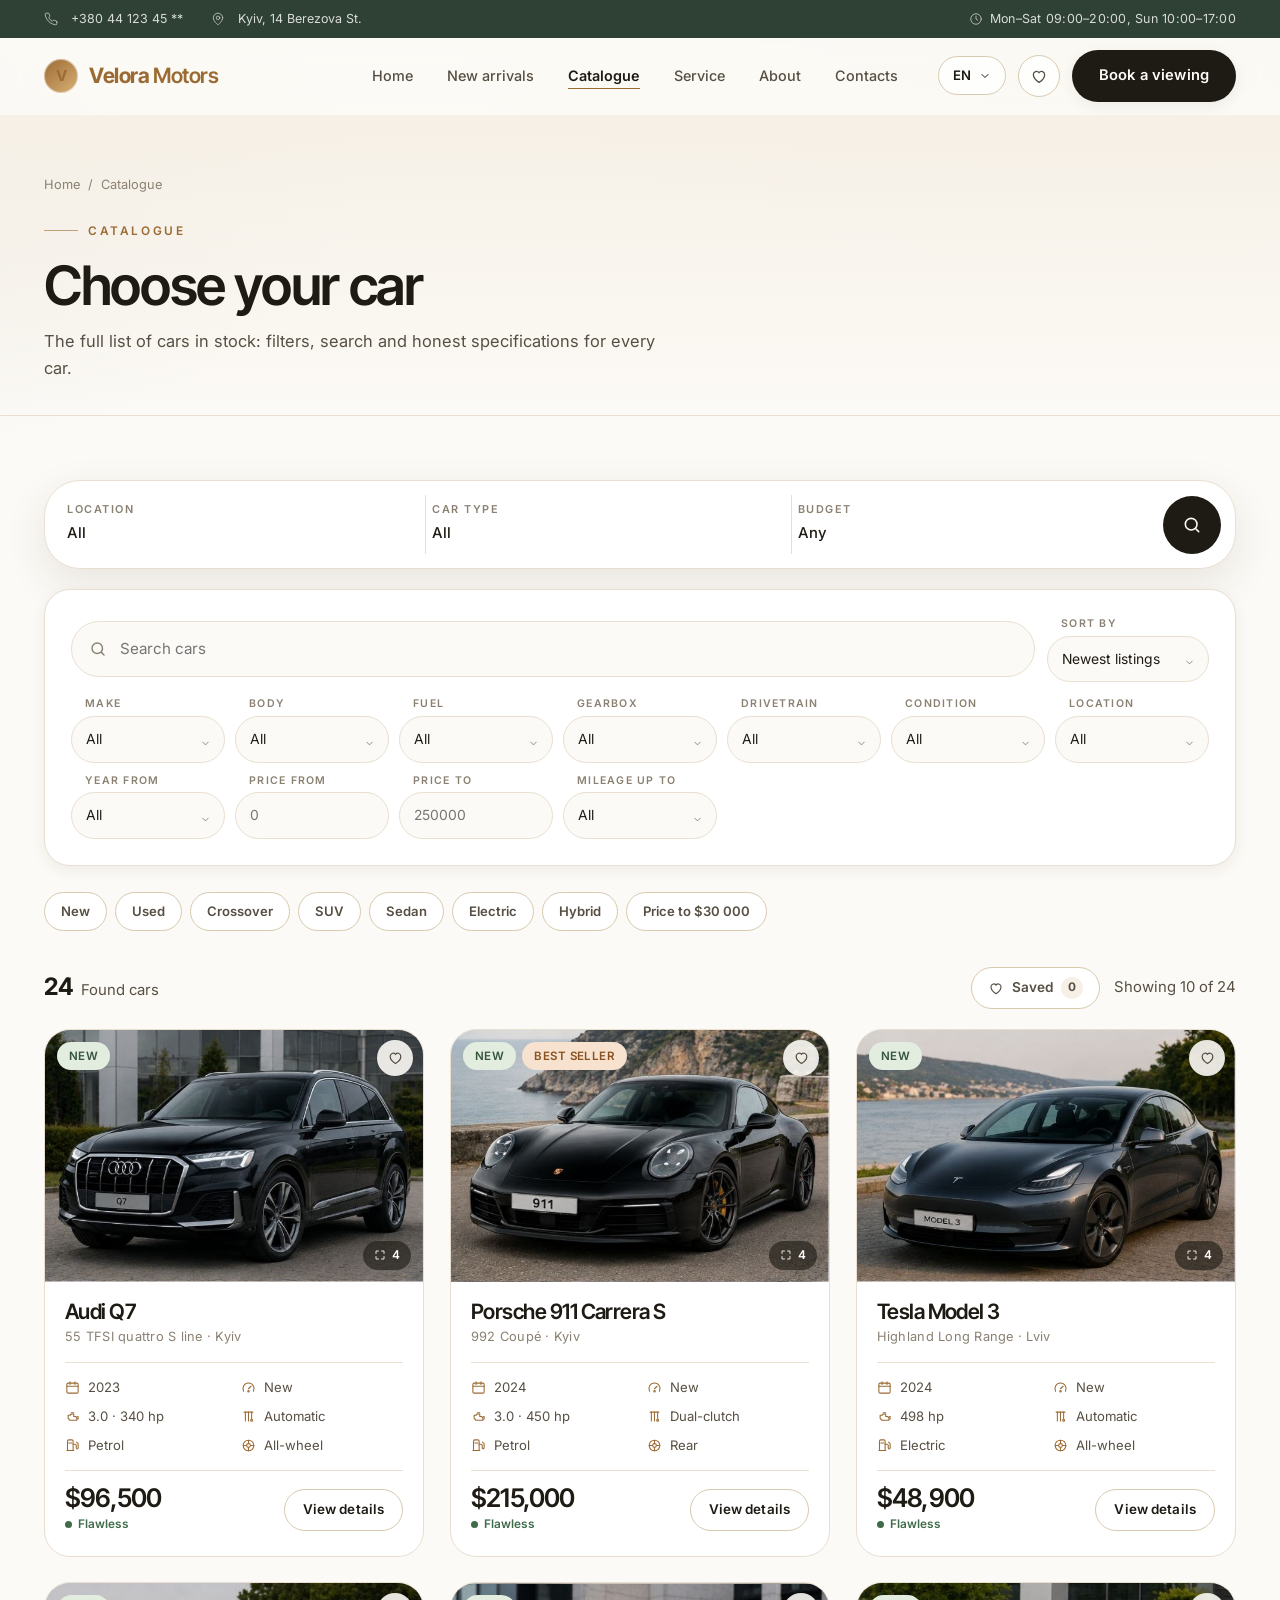
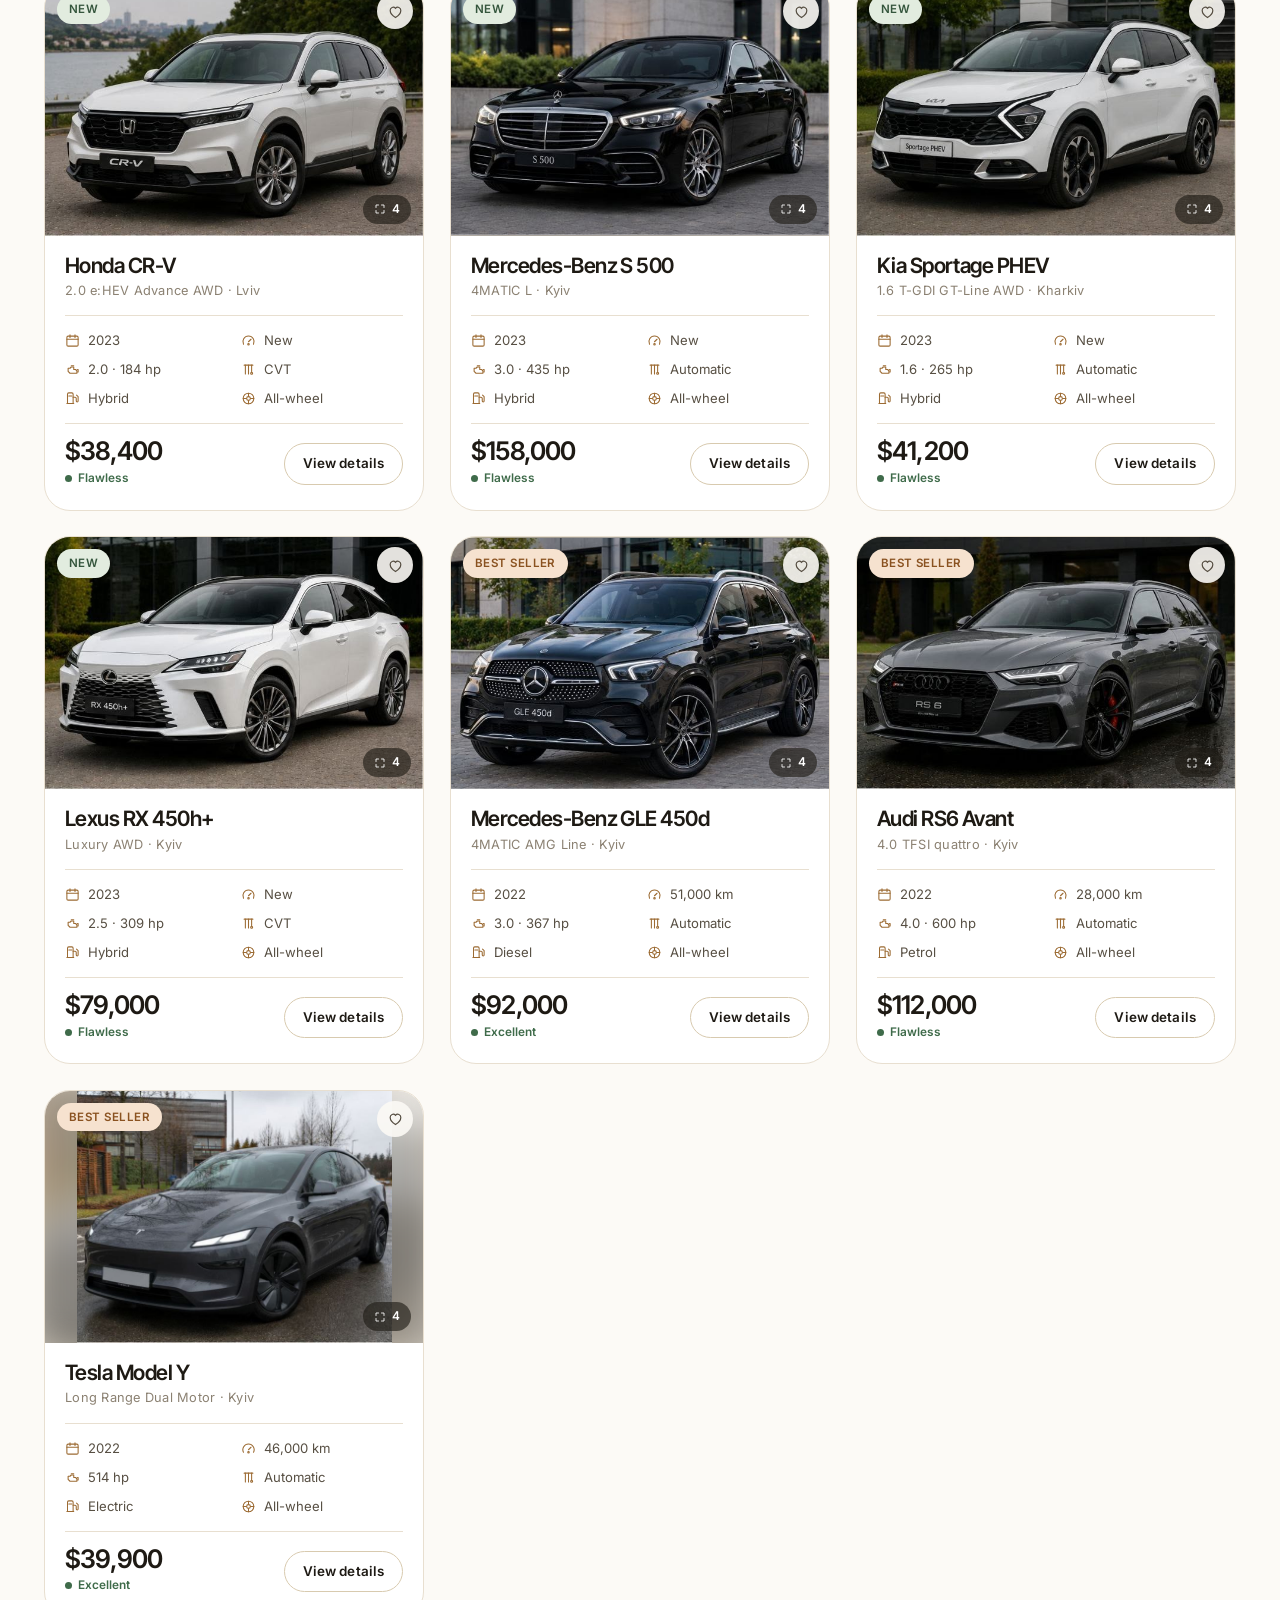
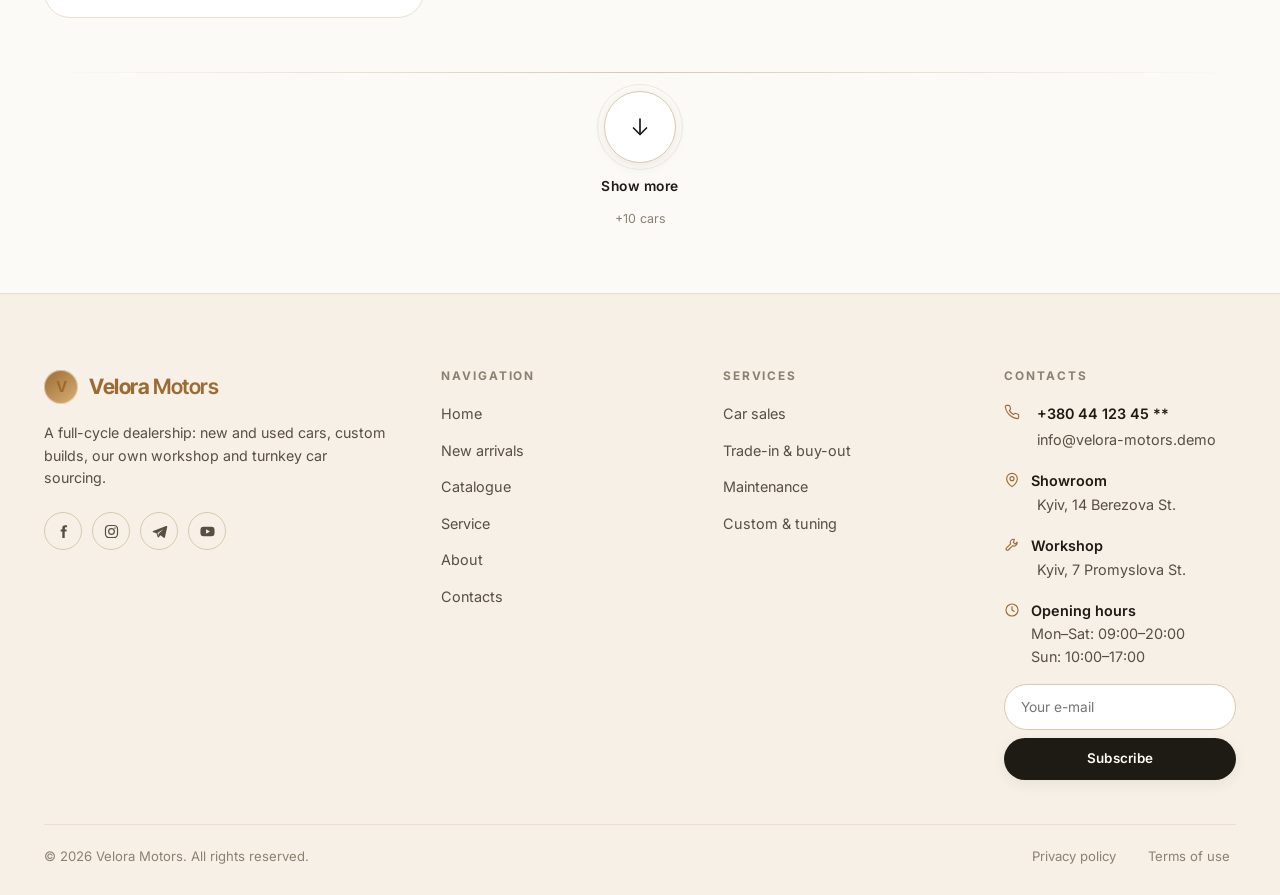
<file: catalog.html>
<!DOCTYPE html>
<html lang="en">
<head>
<meta charset="utf-8">
<meta name="viewport" content="width=device-width, initial-scale=1">
<meta name="color-scheme" content="light">
<title data-i18n-doc="meta.catalog">Car catalogue — Velora Motors</title>
<meta name="description" data-i18n-doc="page.catalogLead" content="The full list of cars in stock: filters, search and honest specifications for every car.">
<meta name="theme-color" content="#fcfaf6">
<link rel="icon" href="data:image/svg+xml,<svg xmlns='http://www.w3.org/2000/svg' viewBox='0 0 32 32'><circle cx='16' cy='16' r='15' fill='%239c6b33'/><text x='16' y='21' font-size='15' font-family='Arial' font-weight='bold' text-anchor='middle' fill='%23fff'>V</text></svg>">
<link rel="preconnect" href="https://fonts.googleapis.com">
<link rel="preconnect" href="https://fonts.gstatic.com" crossorigin>
<link href="https://fonts.googleapis.com/css2?family=Inter+Tight:wght@400;500;600;700&family=Inter:wght@400;500;600;700&display=swap" rel="stylesheet">
<link rel="stylesheet" href="assets/css/style.css?v=31">
<link rel="stylesheet" href="assets/css/mobile.css?v=31">
</head>
<body>

<main>
  <section class="pagehead">
    <div class="wrap">
      <nav class="crumbs">
        <a href="index.html" data-i18n="nav.home"></a>
        <span>/</span>
        <span data-i18n="nav.catalog"></span>
      </nav>
      <span class="eyebrow" data-i18n="catalog.eyebrow"></span>
      <h1 class="pagehead__title" data-i18n="catalog.title"></h1>
      <p class="lead" data-i18n="page.catalogLead"></p>
    </div>
  </section>

  <section class="section section--flat" id="catalogTop">
    <div class="wrap">
      <form class="searchbar searchbar--catalog" id="quickSearch">
        <div class="searchbar__panel">
          <label class="field">
            <span class="field__label" data-i18n="hero.city"></span>
            <select id="qsCity"></select>
          </label>
          <label class="field">
            <span class="field__label" data-i18n="hero.type"></span>
            <select id="qsBody"></select>
          </label>
          <label class="field">
            <span class="field__label" data-i18n="hero.budget"></span>
            <select id="qsBudget"></select>
          </label>
          <button class="searchbar__submit" type="submit" data-i18n-aria="hero.searchAria" data-label="Search">
            <svg><use href="#i-search"/></svg>
          </button>
        </div>
      </form>

      <div class="searchpanel">
        <div class="searchpanel__main">
          <div class="searchinput" id="searchWrap">
            <svg><use href="#i-search"/></svg>
            <input type="search" id="q" autocomplete="off" spellcheck="false"
                   data-i18n-placeholder="catalog.searchPh" data-i18n-aria="catalog.searchLabel">
            <button class="searchinput__clear" id="qClear" type="button" data-i18n-aria="catalog.clear">
              <svg width="13" height="13"><use href="#i-x"/></svg>
            </button>
            <div class="suggest" id="suggest" role="listbox"></div>
          </div>

          <div class="select select--sort">
            <label for="sort" data-i18n="catalog.sort"></label>
            <select id="sort"></select>
            <svg class="select__caret"><use href="#i-chev-down"/></svg>
          </div>
        </div>

        <button class="filters__toggle" id="filtersToggle" type="button" aria-expanded="false">
          <svg><use href="#i-filter"/></svg>
          <span data-i18n="catalog.filters"></span>
          <span class="filters__count" id="filtersCount" hidden></span>
        </button>

        <div class="filters" id="filters">
          <div class="select">
            <label for="fBrand" data-i18n="catalog.brand"></label>
            <select id="fBrand"></select><svg class="select__caret"><use href="#i-chev-down"/></svg>
          </div>
          <div class="select">
            <label for="fBody" data-i18n="catalog.body"></label>
            <select id="fBody"></select><svg class="select__caret"><use href="#i-chev-down"/></svg>
          </div>
          <div class="select">
            <label for="fFuel" data-i18n="catalog.fuel"></label>
            <select id="fFuel"></select><svg class="select__caret"><use href="#i-chev-down"/></svg>
          </div>
          <div class="select">
            <label for="fGearbox" data-i18n="catalog.gearbox"></label>
            <select id="fGearbox"></select><svg class="select__caret"><use href="#i-chev-down"/></svg>
          </div>
          <div class="select">
            <label for="fDrive" data-i18n="catalog.drive"></label>
            <select id="fDrive"></select><svg class="select__caret"><use href="#i-chev-down"/></svg>
          </div>
          <div class="select">
            <label for="fCondition" data-i18n="catalog.condition"></label>
            <select id="fCondition"></select><svg class="select__caret"><use href="#i-chev-down"/></svg>
          </div>
          <div class="select">
            <label for="fCity" data-i18n="hero.city"></label>
            <select id="fCity"></select><svg class="select__caret"><use href="#i-chev-down"/></svg>
          </div>
          <div class="select">
            <label for="fYear" data-i18n="catalog.yearFrom"></label>
            <select id="fYear"></select><svg class="select__caret"><use href="#i-chev-down"/></svg>
          </div>
          <div class="select">
            <label for="fPriceMin" data-i18n="catalog.priceFrom"></label>
            <input type="number" id="fPriceMin" min="0" step="1000" placeholder="0" inputmode="numeric">
          </div>
          <div class="select">
            <label for="fPriceMax" data-i18n="catalog.priceTo"></label>
            <input type="number" id="fPriceMax" min="0" step="1000" placeholder="250000" inputmode="numeric">
          </div>
          <div class="select">
            <label for="fMileage" data-i18n="catalog.mileageTo"></label>
            <select id="fMileage"></select><svg class="select__caret"><use href="#i-chev-down"/></svg>
          </div>

          <div class="filters__actions">
            <button class="btn btn--ghost btn--sm" id="filtersReset" type="button" data-i18n="catalog.reset"></button>
            <button class="btn btn--primary btn--sm" id="filtersDone" type="button">
              <span data-i18n="catalog.filtersFound"></span>
              <b id="filtersDoneCount">0</b>
            </button>
          </div>
        </div>
      </div>

      <div class="quick" id="quick"></div>

      <div class="chips" id="chips"></div>

      <div class="toolbar">
        <div class="toolbar__count">
          <b id="foundCount">0</b>
          <span data-i18n="catalog.found"></span>
          <span data-i18n="catalog.cars"></span>
        </div>
        <div class="toolbar__right">
          <button class="favtoggle" id="favToggle" type="button" aria-pressed="false">
            <svg><use href="#i-heart"/></svg>
            <span data-i18n="catalog.favOnly"></span>
            <b id="favCount">0</b>
          </button>
          <span class="toolbar__count" id="showingInfo"></span>
        </div>
      </div>

      <div class="grid" id="grid"></div>

      <div class="empty" id="empty" hidden>
        <svg><use href="#i-sad"/></svg>
        <h3 id="emptyTitle" data-i18n="catalog.empty"></h3>
        <p id="emptyHint" data-i18n="catalog.emptyHint"></p>
        <button class="btn btn--ghost" id="emptyReset" data-i18n="catalog.reset"></button>
      </div>

      <div class="more" id="more" hidden>
        <div class="more__line"></div>
        <button class="more__btn" id="moreBtn" type="button">
          <svg><use href="#i-arrow-down"/></svg>
        </button>
        <span class="more__label" id="moreLabel"></span>
        <span class="more__hint" id="moreHint"></span>
      </div>
    </div>
  </section>
</main>

<script src="assets/js/i18n.js?v=31"></script>
<script src="assets/js/supabase.js?v=31"></script>
<script src="assets/js/media.js?v=31"></script>
<script src="assets/js/store.js?v=31"></script>
<script src="assets/js/forms.js?v=31"></script>
<script src="assets/js/layout.js?v=31"></script>
<script src="assets/js/cars-ui.js?v=31"></script>
<script src="assets/js/catalog.js?v=31"></script>
</body>
</html>
</file>
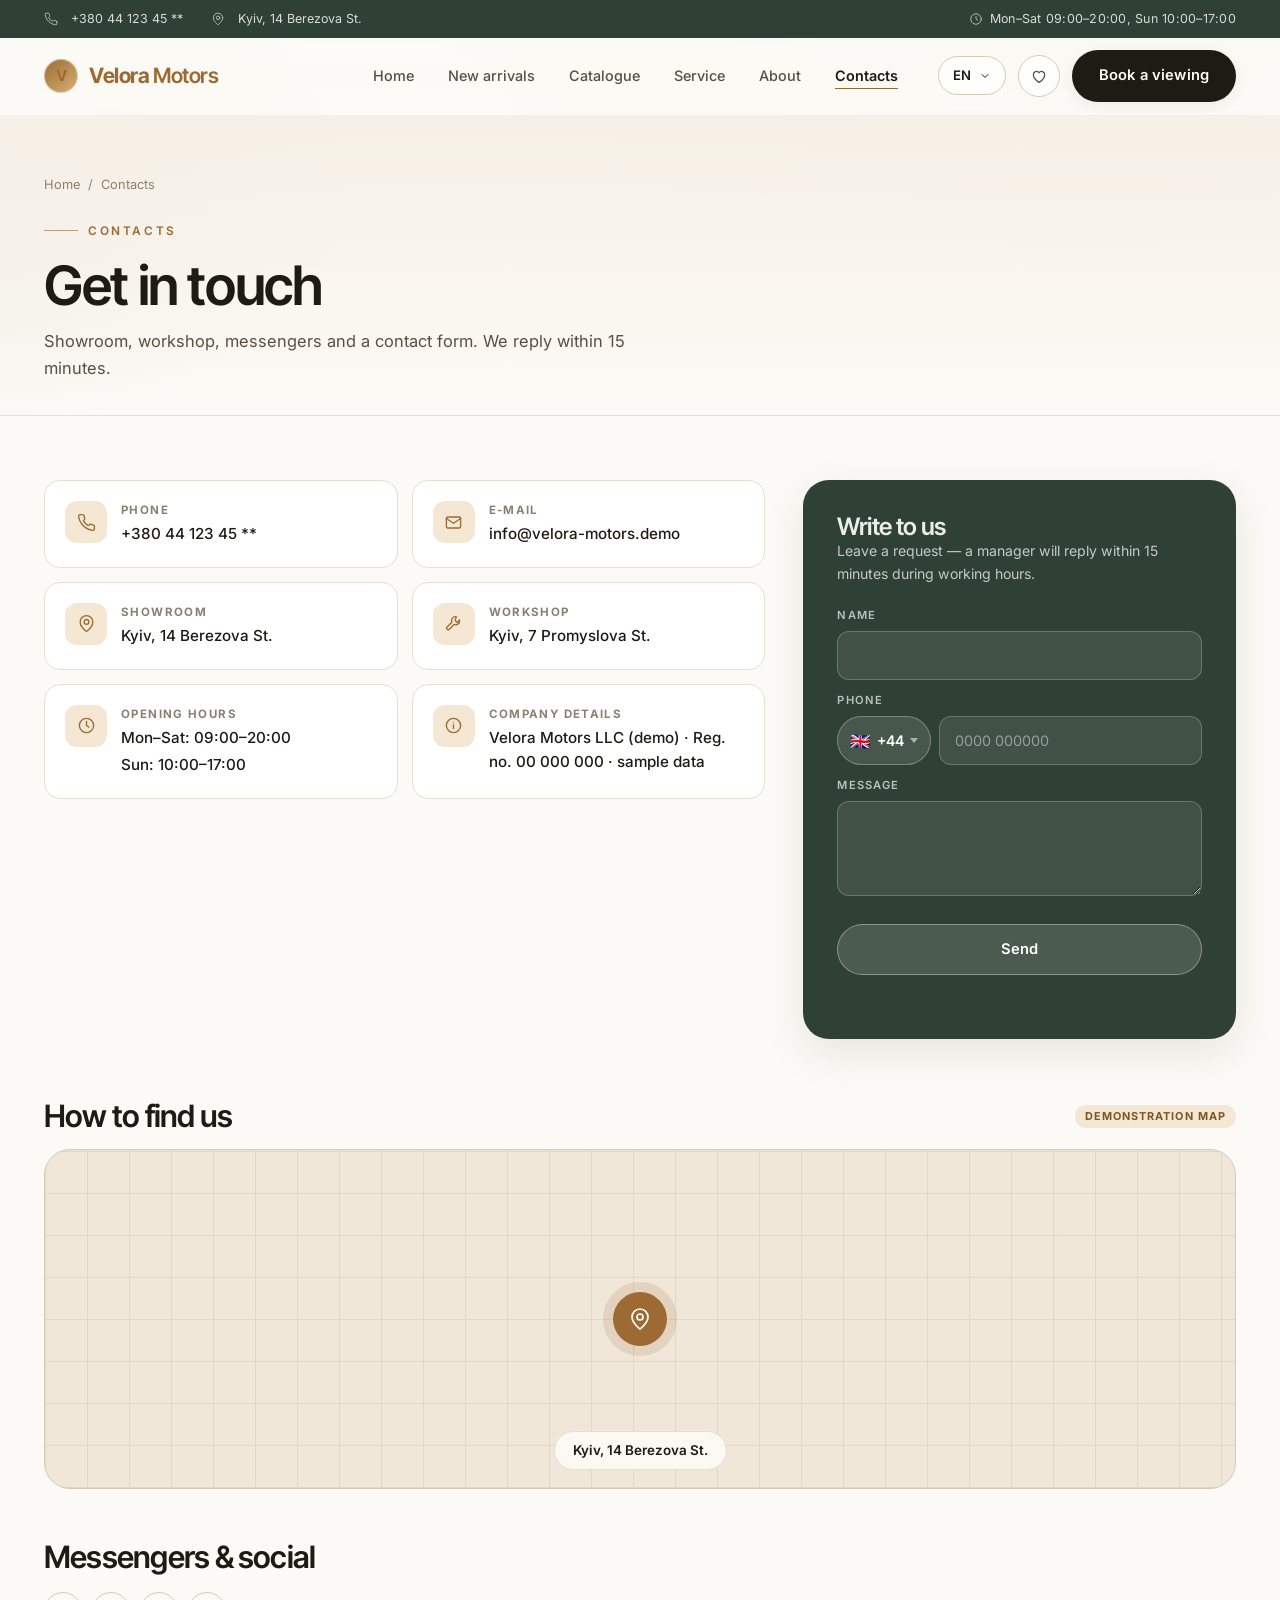
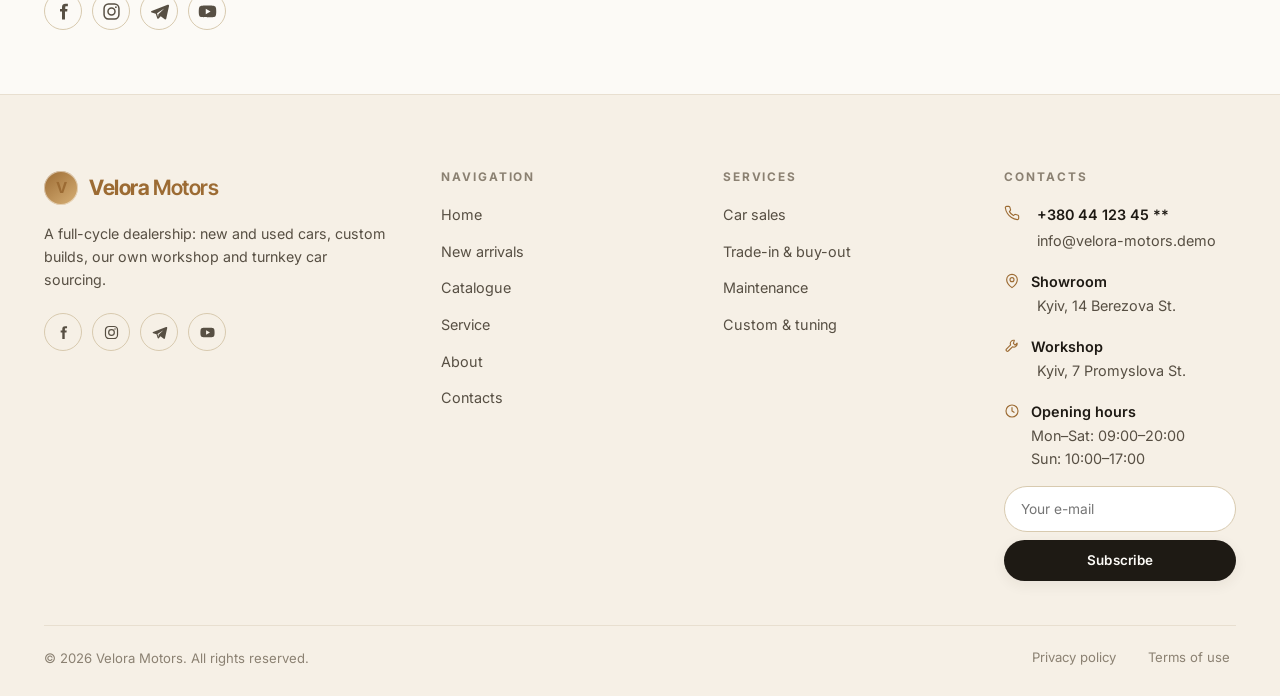
<file: contacts.html>
<!DOCTYPE html>
<html lang="en">
<head>
<meta charset="utf-8">
<meta name="viewport" content="width=device-width, initial-scale=1">
<meta name="color-scheme" content="light">
<title data-i18n-doc="meta.contacts">Contacts — Velora Motors</title>
<meta name="description" data-i18n-doc="page.contactsLead" content="Showroom, workshop, messengers and a contact form. We reply within 15 minutes.">
<meta name="theme-color" content="#fcfaf6">
<link rel="icon" href="data:image/svg+xml,<svg xmlns='http://www.w3.org/2000/svg' viewBox='0 0 32 32'><circle cx='16' cy='16' r='15' fill='%239c6b33'/><text x='16' y='21' font-size='15' font-family='Arial' font-weight='bold' text-anchor='middle' fill='%23fff'>V</text></svg>">
<link rel="preconnect" href="https://fonts.googleapis.com">
<link rel="preconnect" href="https://fonts.gstatic.com" crossorigin>
<link href="https://fonts.googleapis.com/css2?family=Inter+Tight:wght@400;500;600;700&family=Inter:wght@400;500;600;700&display=swap" rel="stylesheet">
<link rel="stylesheet" href="assets/css/style.css?v=31">
<link rel="stylesheet" href="assets/css/mobile.css?v=31">
</head>
<body>

<main>
  <section class="pagehead">
    <div class="wrap">
      <nav class="crumbs">
        <a href="index.html" data-i18n="nav.home"></a>
        <span>/</span>
        <span data-i18n="nav.contacts"></span>
      </nav>
      <span class="eyebrow" data-i18n="nav.contacts"></span>
      <h1 class="pagehead__title" data-i18n="contacts.title"></h1>
      <p class="lead" data-i18n="page.contactsLead"></p>
    </div>
  </section>

  <section class="section section--flat">
    <div class="wrap">
      <div class="contacts__grid">
        <div class="contacts__cards reveal">
          <button class="contactcard" data-demo="phone">
            <span class="contactcard__ico"><svg><use href="#i-phone"/></svg></span>
            <span class="contactcard__body">
              <b data-i18n="contacts.phoneTitle"></b>
              <span data-i18n="top.phone"></span>
            </span>
          </button>

          <button class="contactcard" data-demo="email">
            <span class="contactcard__ico"><svg><use href="#i-mail"/></svg></span>
            <span class="contactcard__body">
              <b data-i18n="contacts.emailTitle"></b>
              <span>info@velora-motors.demo</span>
            </span>
          </button>

          <button class="contactcard" data-demo="map">
            <span class="contactcard__ico"><svg><use href="#i-pin"/></svg></span>
            <span class="contactcard__body">
              <b data-i18n="contacts.showroomTitle"></b>
              <span data-i18n="footer.addressShowroom"></span>
            </span>
          </button>

          <button class="contactcard" data-demo="map">
            <span class="contactcard__ico"><svg><use href="#i-wrench"/></svg></span>
            <span class="contactcard__body">
              <b data-i18n="contacts.serviceTitle"></b>
              <span data-i18n="footer.addressService"></span>
            </span>
          </button>

          <div class="contactcard contactcard--static">
            <span class="contactcard__ico"><svg><use href="#i-clock"/></svg></span>
            <span class="contactcard__body">
              <b data-i18n="contacts.hoursTitle"></b>
              <span data-i18n="footer.hours1"></span>
              <span data-i18n="footer.hours2"></span>
            </span>
          </div>

          <div class="contactcard contactcard--static">
            <span class="contactcard__ico"><svg><use href="#i-info"/></svg></span>
            <span class="contactcard__body">
              <b data-i18n="contacts.req"></b>
              <span data-i18n="contacts.reqText"></span>
            </span>
          </div>
        </div>

        <form class="booking reveal" id="contactForm" novalidate>
          <h2 data-i18n="contacts.formTitle"></h2>
          <p data-i18n="contacts.formLead"></p>
          <div class="form-row">
            <label for="cName" data-i18n="modal.name"></label>
            <input id="cName" type="text" autocomplete="name">
          </div>
          <div class="form-row">
            <label for="cPhone" data-i18n="modal.phone"></label>
            <input id="cPhone" type="tel" placeholder="+380 __ ___ __ __" autocomplete="tel">
          </div>
          <div class="form-row">
            <label for="cMessage" data-i18n="contacts.message"></label>
            <textarea id="cMessage" rows="3"></textarea>
          </div>
          <button class="btn btn--light btn--block" type="submit" data-i18n="contacts.send"></button>
          <div class="form-msg" id="contactMsg" role="status"></div>
        </form>
      </div>

      <div class="mapblock reveal">
        <div class="mapblock__head">
          <h2 class="section-title" data-i18n="contacts.mapTitle"></h2>
          <span class="demo-chip" data-i18n="contacts.mapHint"></span>
        </div>
        <button class="mapblock__canvas" data-demo="map">
          <span class="mapblock__pin"><svg><use href="#i-pin"/></svg></span>
          <span class="mapblock__label" data-i18n="footer.addressShowroom"></span>
        </button>
      </div>

      <div class="socialblock reveal">
        <h2 class="section-title" data-i18n="contacts.socialTitle"></h2>
        <div class="socials socials--lg">
          <button class="demo-link" data-demo="social" aria-label="Facebook"><svg><use href="#i-fb"/></svg></button>
          <button class="demo-link" data-demo="social" aria-label="Instagram"><svg><use href="#i-ig"/></svg></button>
          <button class="demo-link" data-demo="social" aria-label="Telegram"><svg><use href="#i-tg"/></svg></button>
          <button class="demo-link" data-demo="social" aria-label="YouTube"><svg><use href="#i-yt"/></svg></button>
        </div>
      </div>
    </div>
  </section>
</main>

<script src="assets/js/i18n.js?v=31"></script>
<script src="assets/js/supabase.js?v=31"></script>
<script src="assets/js/media.js?v=31"></script>
<script src="assets/js/store.js?v=31"></script>
<script src="assets/js/forms.js?v=31"></script>
<script src="assets/js/layout.js?v=31"></script>
<script src="assets/js/contacts.js?v=31"></script>
</body>
</html>
</file>
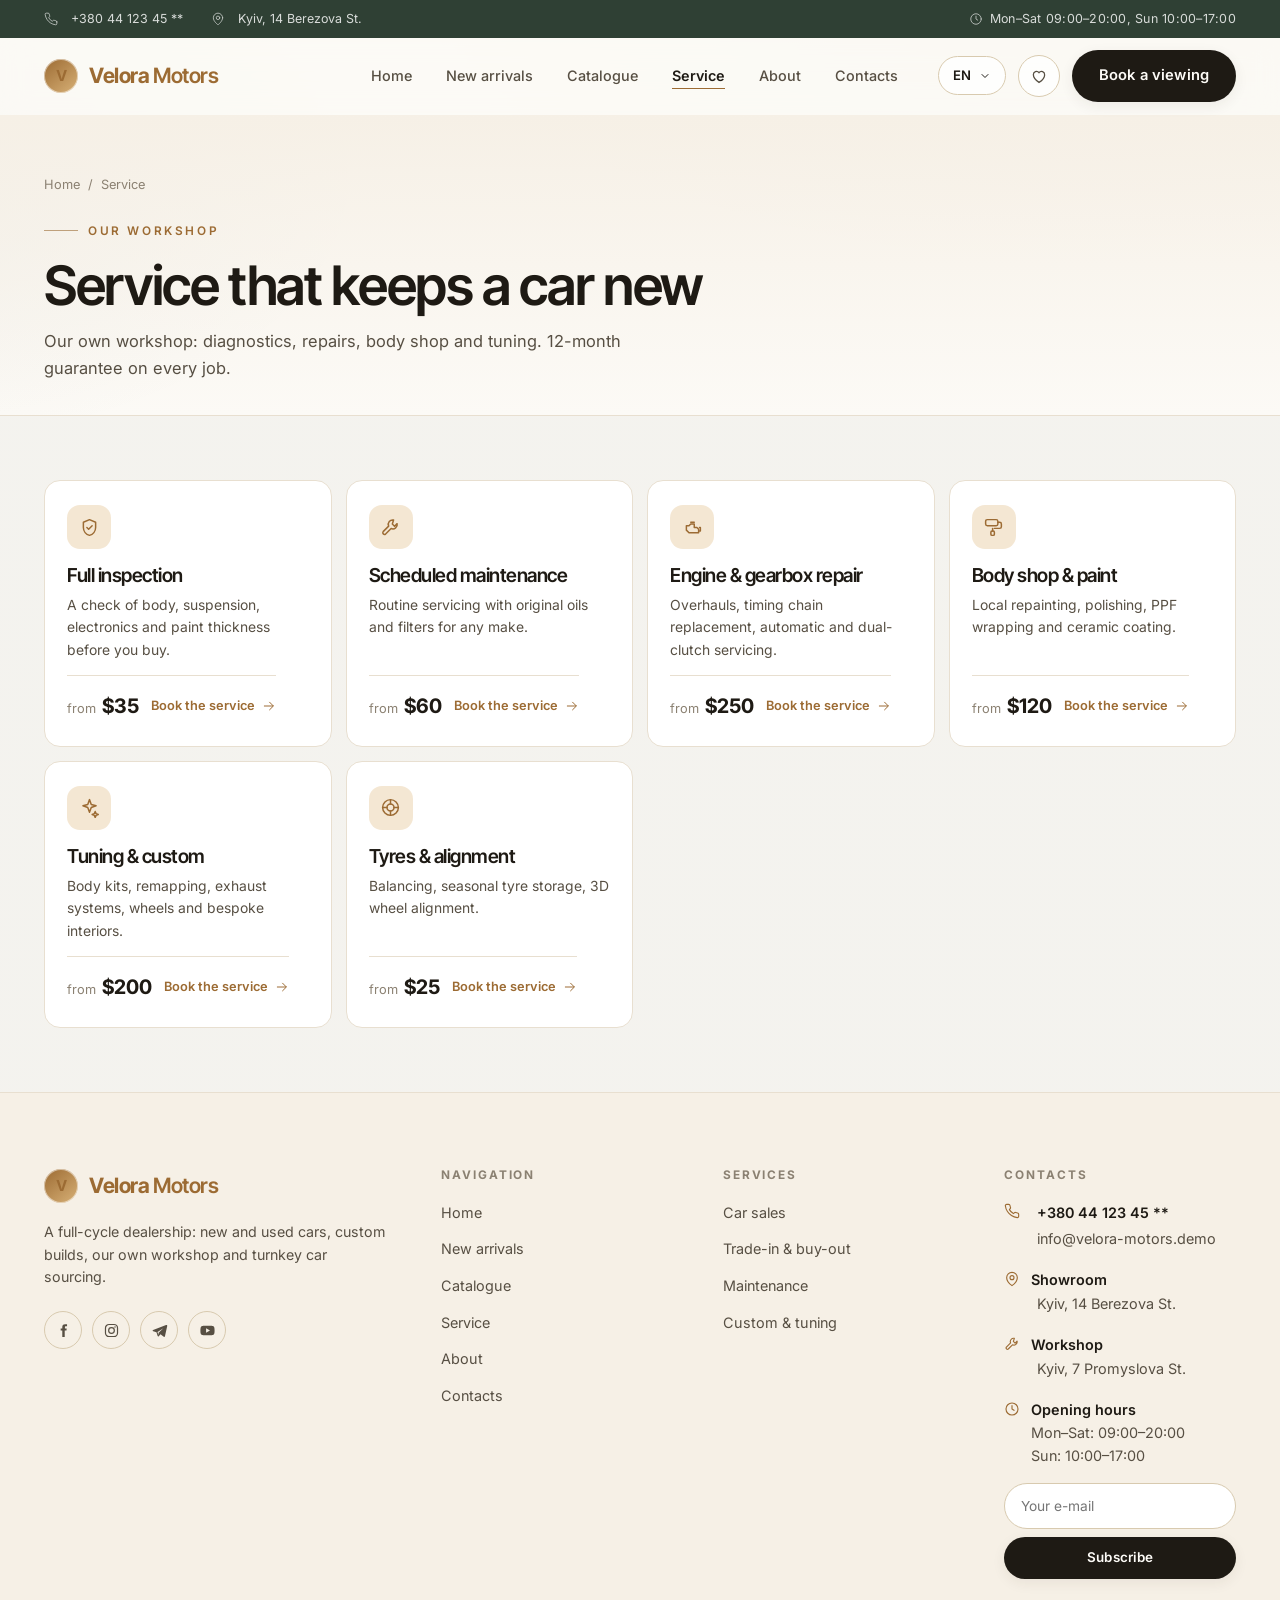
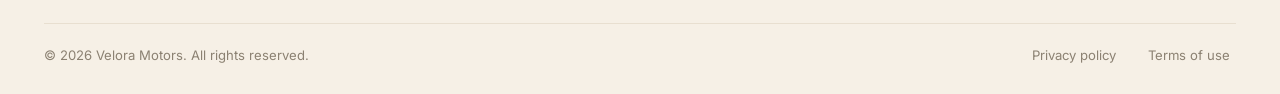
<file: service.html>
<!DOCTYPE html>
<html lang="en">
<head>
<meta charset="utf-8">
<meta name="viewport" content="width=device-width, initial-scale=1">
<meta name="color-scheme" content="light">
<title data-i18n-doc="meta.service">Service centre — Velora Motors</title>
<meta name="description" data-i18n-doc="page.serviceLead" content="Our own workshop: diagnostics, repairs, body shop and tuning. 12-month guarantee on every job.">
<meta name="theme-color" content="#fcfaf6">
<link rel="icon" href="data:image/svg+xml,<svg xmlns='http://www.w3.org/2000/svg' viewBox='0 0 32 32'><circle cx='16' cy='16' r='15' fill='%239c6b33'/><text x='16' y='21' font-size='15' font-family='Arial' font-weight='bold' text-anchor='middle' fill='%23fff'>V</text></svg>">
<link rel="preconnect" href="https://fonts.googleapis.com">
<link rel="preconnect" href="https://fonts.gstatic.com" crossorigin>
<link href="https://fonts.googleapis.com/css2?family=Inter+Tight:wght@400;500;600;700&family=Inter:wght@400;500;600;700&display=swap" rel="stylesheet">
<link rel="stylesheet" href="assets/css/style.css?v=31">
<link rel="stylesheet" href="assets/css/mobile.css?v=31">
</head>
<body>

<main>
  <section class="pagehead">
    <div class="wrap">
      <nav class="crumbs">
        <a href="index.html" data-i18n="nav.home"></a>
        <span>/</span>
        <span data-i18n="nav.service"></span>
      </nav>
      <span class="eyebrow" data-i18n="sto.eyebrow"></span>
      <h1 class="pagehead__title" data-i18n="sto.title"></h1>
      <p class="lead" data-i18n="page.serviceLead"></p>
    </div>
  </section>

  <section class="section section--flat sto">
    <div class="wrap">
      <div class="sto__grid sto__grid--wide">
        <div class="services" id="services"></div>

      </div>
    </div>
  </section>

</main>

<script src="assets/js/i18n.js?v=31"></script>
<script src="assets/js/supabase.js?v=31"></script>
<script src="assets/js/media.js?v=31"></script>
<script src="assets/js/store.js?v=31"></script>
<script src="assets/js/forms.js?v=31"></script>
<script src="assets/js/layout.js?v=31"></script>
<script src="assets/js/cars-ui.js?v=31"></script>
<script src="assets/js/showcase-data.js?v=31"></script>
<script src="assets/js/service.js?v=31"></script>
</body>
</html>
</file>
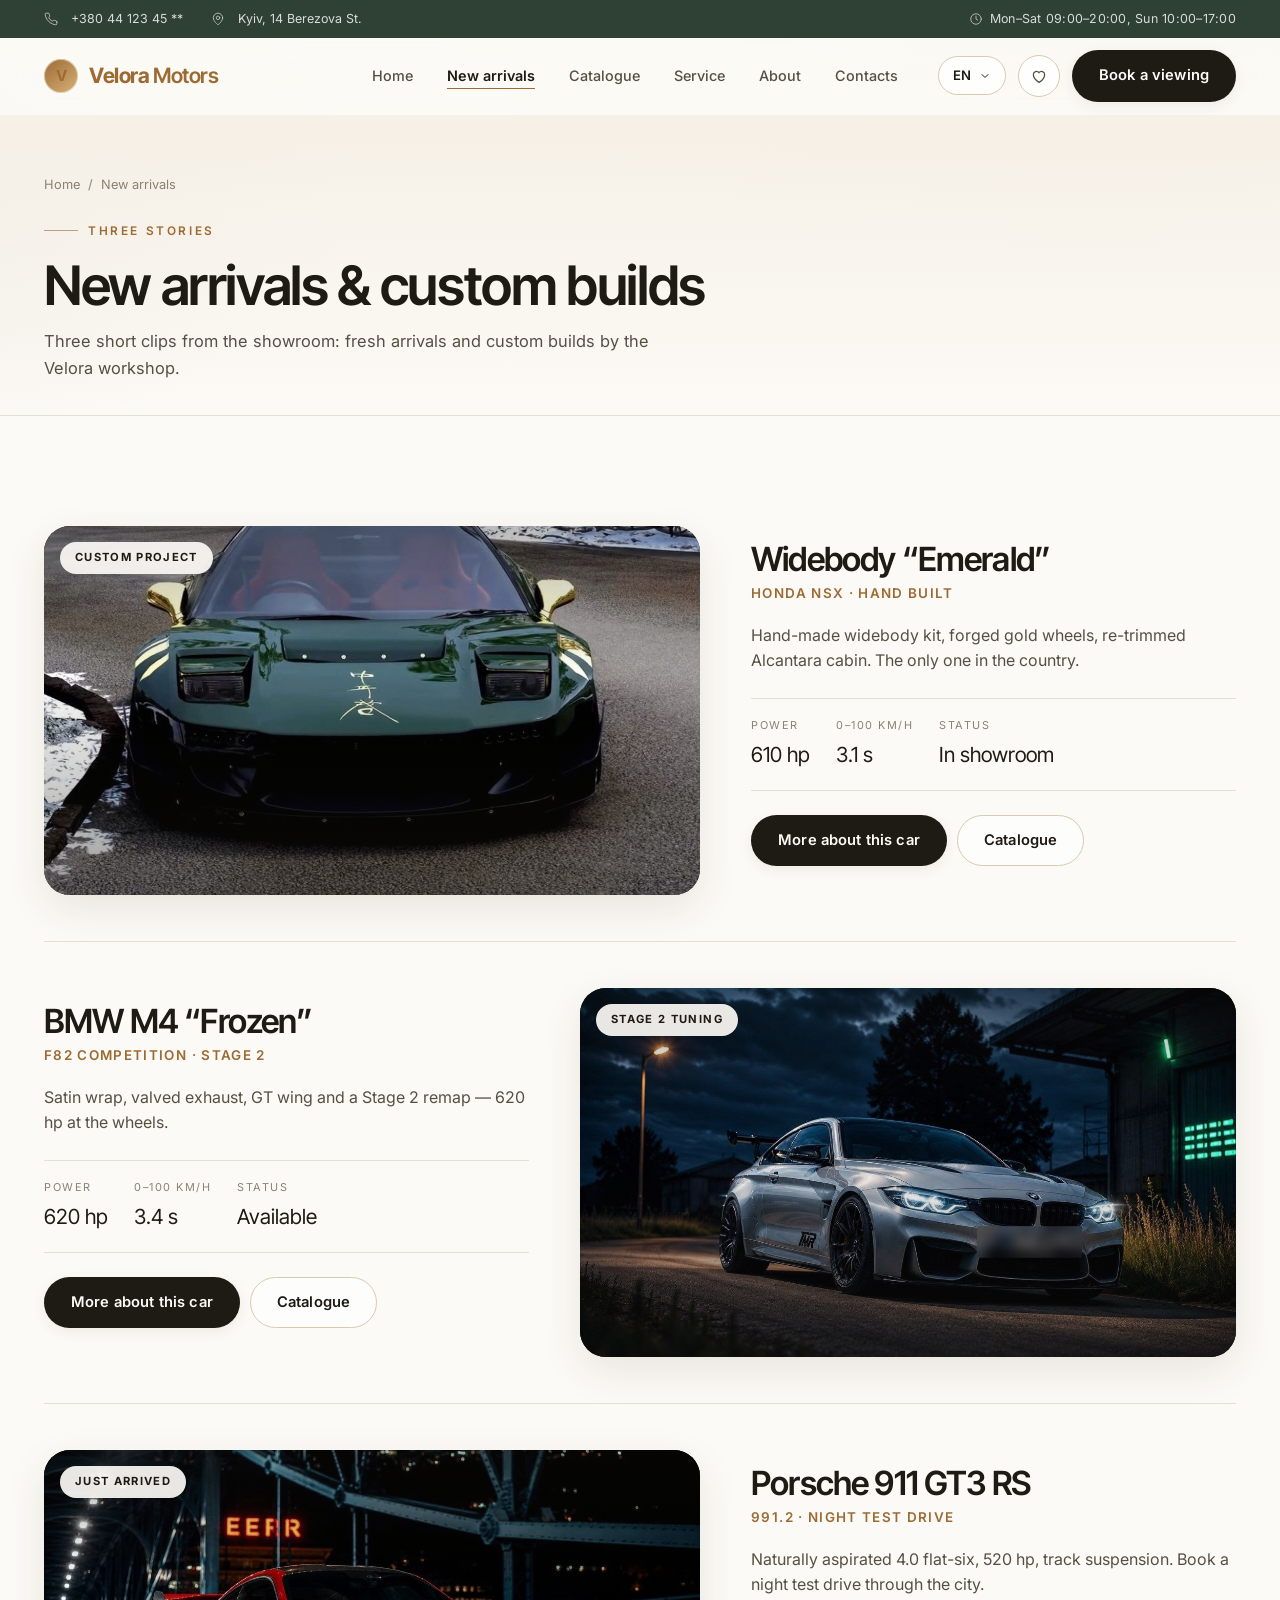
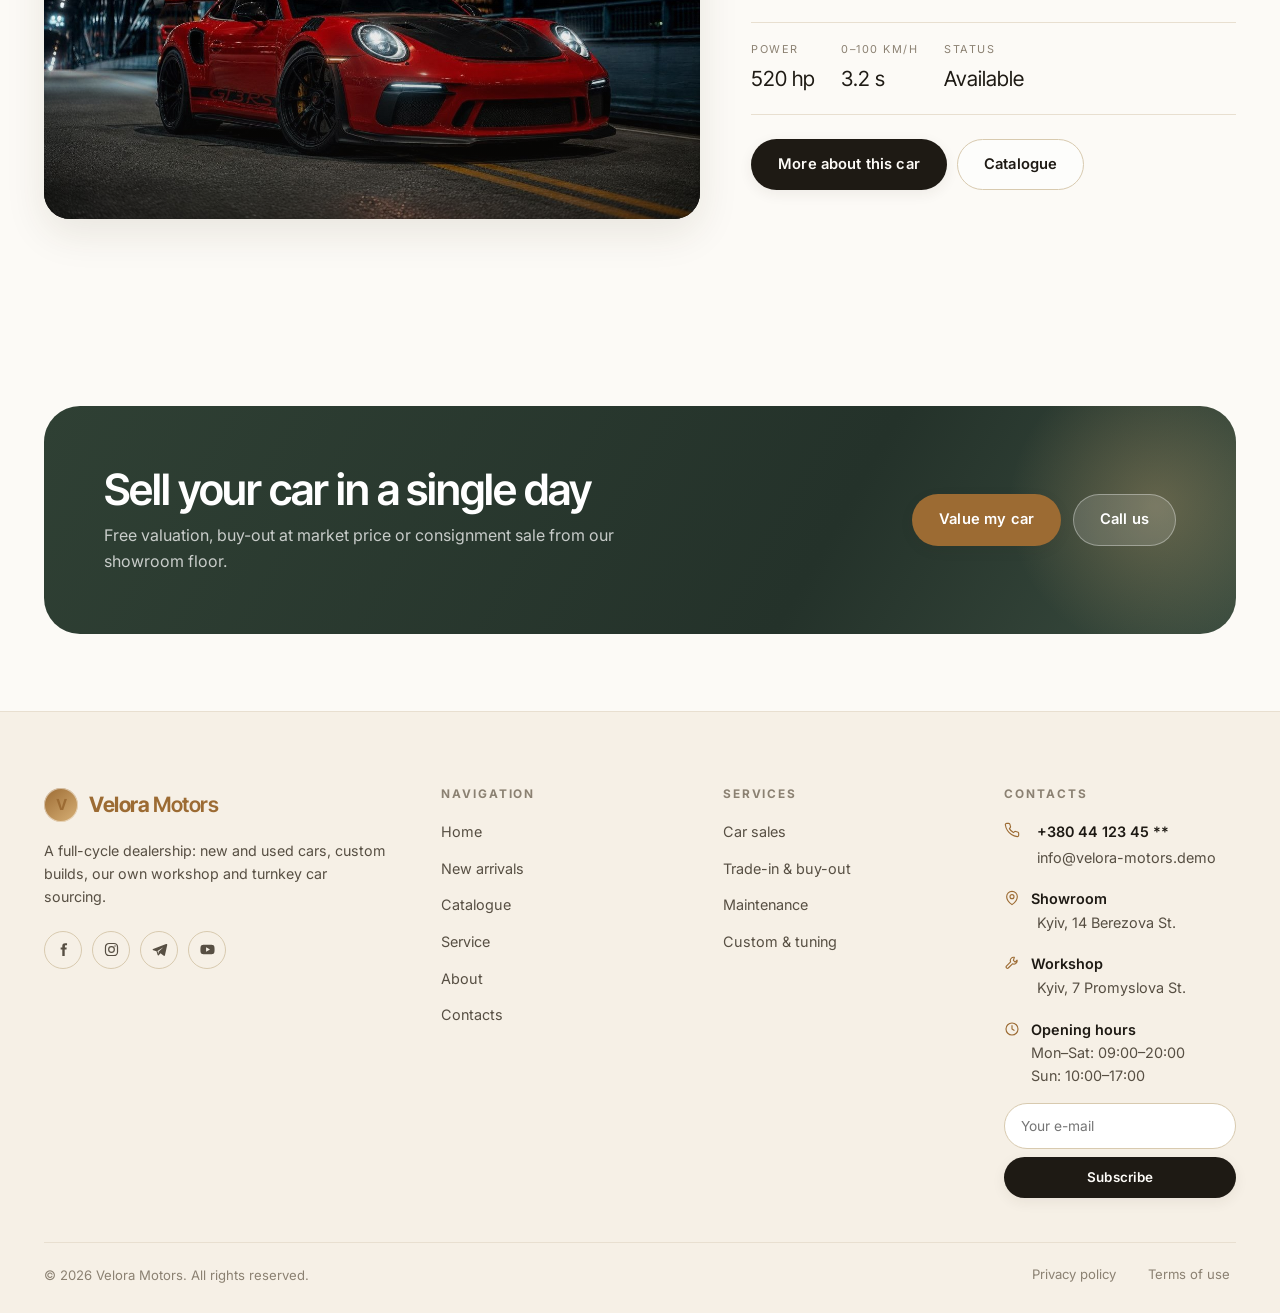
<file: showcase.html>
<!DOCTYPE html>
<html lang="en">
<head>
<meta charset="utf-8">
<meta name="viewport" content="width=device-width, initial-scale=1">
<meta name="color-scheme" content="light">
<title data-i18n-doc="meta.showcase">New arrivals &amp; custom — Velora Motors</title>
<meta name="description" data-i18n-doc="page.showcaseLead" content="Three short clips from the showroom: fresh arrivals and custom builds by the Velora workshop.">
<meta name="theme-color" content="#fcfaf6">
<link rel="icon" href="data:image/svg+xml,<svg xmlns='http://www.w3.org/2000/svg' viewBox='0 0 32 32'><circle cx='16' cy='16' r='15' fill='%239c6b33'/><text x='16' y='21' font-size='15' font-family='Arial' font-weight='bold' text-anchor='middle' fill='%23fff'>V</text></svg>">
<link rel="preconnect" href="https://fonts.googleapis.com">
<link rel="preconnect" href="https://fonts.gstatic.com" crossorigin>
<link href="https://fonts.googleapis.com/css2?family=Inter+Tight:wght@400;500;600;700&family=Inter:wght@400;500;600;700&display=swap" rel="stylesheet">
<link rel="stylesheet" href="assets/css/style.css?v=31">
<link rel="stylesheet" href="assets/css/mobile.css?v=31">
</head>
<body>

<main>
  <section class="pagehead">
    <div class="wrap">
      <nav class="crumbs">
        <a href="index.html" data-i18n="nav.home"></a>
        <span>/</span>
        <span data-i18n="nav.showcase"></span>
      </nav>
      <span class="eyebrow" data-i18n="showcase.eyebrow"></span>
      <h1 class="pagehead__title" data-i18n="showcase.title"></h1>
      <p class="lead" data-i18n="page.showcaseLead"></p>
    </div>
  </section>

  <section class="section section--flat">
    <div class="wrap">
      <div class="showcase" id="showcaseList"></div>
    </div>
  </section>

  <section class="ctaband">
    <div class="wrap">
      <div class="ctaband__inner reveal">
        <div>
          <h2 data-i18n="cta.title"></h2>
          <p data-i18n="cta.lead"></p>
        </div>
        <div class="ctaband__actions">
          <button class="btn btn--accent" data-evaluate data-i18n="cta.button"></button>
          <button class="btn btn--light" data-demo="phone" data-i18n="cta.secondary"></button>
        </div>
      </div>
    </div>
  </section>
</main>

<script src="assets/js/i18n.js?v=31"></script>
<script src="assets/js/supabase.js?v=31"></script>
<script src="assets/js/media.js?v=31"></script>
<script src="assets/js/store.js?v=31"></script>
<script src="assets/js/forms.js?v=31"></script>
<script src="assets/js/layout.js?v=31"></script>
<script src="assets/js/cars-ui.js?v=31"></script>
<script src="assets/js/showcase-data.js?v=31"></script>
<script src="assets/js/showcase.js?v=31"></script>
</body>
</html>
</file>
<file: assets/css/style.css>
/* ==========================================================================
   Velora Motors — березово-білий преміум
   1. Токени та база       5. Showcase (відео)     9. CTA / футер
   2. Типографіка/кнопки   6. Каталог + пошук     10. Модалки, тости
   3. Хедер / меню         7. СТО                 11. Адаптив
   4. Герой                8. Про нас
   ========================================================================== */

/* --------------------------------------------------------------------------
   1. Токени та база
   -------------------------------------------------------------------------- */
:root {
  /* березова палітра */
  --paper: #fcfaf6;
  --paper-2: #f6f0e6;
  --paper-3: #efe6d7;
  --bark: #e7dcc8;
  --card: #ffffff;

  --ink: #1e1a14;
  --ink-2: #574f43;
  --ink-3: #8b8172;
  --ink-inv: #fdfbf7;

  --line: #e8dfd0;
  --line-2: #d8caaf;

  --accent: #9c6b33;
  --accent-2: #b98b4d;
  --accent-soft: #f4e7d3;
  --forest: #2f4034;
  --forest-2: #3d5344;
  --danger: #a6462f;
  --danger-strong: #d92d20;
  --danger-soft: #fdf1ef;
  --ok: #3f6b4a;

  --shadow-xs: 0 1px 2px rgba(60, 46, 24, .06);
  --shadow-sm: 0 4px 14px rgba(60, 46, 24, .07);
  --shadow-md: 0 14px 40px rgba(60, 46, 24, .10);
  --shadow-lg: 0 30px 80px rgba(60, 46, 24, .16);

  --r-sm: 10px;
  --r: 16px;
  --r-lg: 26px;
  --r-xl: 36px;
  --pill: 999px;

  --wrap: 1260px;
  --gutter: clamp(18px, 4vw, 44px);
  --header-h: 76px;
  --zoom: 1; /* дзеркалить zoom великих моніторів, щоб vh/vw не роздувались */

  --display: 'Inter Tight', 'Inter', 'Segoe UI', system-ui, -apple-system, sans-serif;
  --sans: 'Inter', 'Segoe UI', system-ui, -apple-system, sans-serif;

  --ease: cubic-bezier(.22, .61, .36, 1);
}

*,
*::before,
*::after { box-sizing: border-box; }

* { margin: 0; }

html {
  /* без цього Chrome на Android вмикає власну темну тему і перефарбовує
     всю палітру — меню й картки виглядають брудно */
  color-scheme: only light;
  scroll-behavior: smooth;
  scroll-padding-top: calc(var(--header-h) + 16px);
  -webkit-text-size-adjust: 100%;
}

body {
  font-family: var(--sans);
  font-size: 16px;
  line-height: 1.6;
  color: var(--ink);
  background: var(--paper);
  overflow-x: hidden;
  /* тонка «берестяна» текстура з м'яких плям */
  background-image:
    radial-gradient(1200px 600px at 85% -10%, rgba(156, 107, 51, .07), transparent 60%),
    radial-gradient(900px 500px at -10% 20%, rgba(47, 64, 52, .05), transparent 55%);
  background-attachment: fixed;
}

img, video { display: block; max-width: 100%; }
button, input, select, textarea { font: inherit; color: inherit; }
button { cursor: pointer; border: 0; background: none; }
a { color: inherit; text-decoration: none; }
ul, ol { list-style: none; padding: 0; }

::selection { background: var(--accent-soft); color: var(--ink); }

:focus-visible {
  outline: 2px solid var(--accent);
  outline-offset: 3px;
  border-radius: 6px;
}

.wrap {
  width: min(100% - 2 * var(--gutter), var(--wrap));
  margin-inline: auto;
}

.sr-only {
  position: absolute; width: 1px; height: 1px; padding: 0;
  margin: -1px; overflow: hidden; clip: rect(0 0 0 0); white-space: nowrap; border: 0;
}

/* --------------------------------------------------------------------------
   2. Типографіка та кнопки
   -------------------------------------------------------------------------- */
h1, h2, h3, h4 {
  font-family: var(--display);
  font-weight: 600;
  line-height: 1.1;
  letter-spacing: -.025em;
}

.display {
  font-size: clamp(2.3rem, 5.2vw, 4.05rem);
  line-height: 1.06;
  letter-spacing: -.035em;
}

.section {
  padding: clamp(64px, 9vw, 118px) 0;
  position: relative;
}

.section--tint { background: linear-gradient(180deg, transparent, var(--paper-2) 12%, var(--paper-2) 88%, transparent); }

.section-head {
  display: flex;
  flex-wrap: wrap;
  align-items: end;
  justify-content: space-between;
  gap: 28px;
  margin-bottom: clamp(34px, 5vw, 60px);
}

.section-head__text { max-width: 640px; }

.eyebrow {
  display: inline-flex;
  align-items: center;
  gap: 10px;
  font-size: .74rem;
  letter-spacing: .22em;
  text-transform: uppercase;
  color: var(--accent);
  font-weight: 600;
  margin-bottom: 16px;
}

.eyebrow::before {
  content: '';
  width: 34px; height: 1px;
  background: currentColor;
  opacity: .6;
}

.section-title {
  font-size: clamp(2rem, 4vw, 3.15rem);
  margin-bottom: 14px;
}

.lead {
  color: var(--ink-2);
  font-size: 1.03rem;
  max-width: 62ch;
}

.btn {
  display: inline-flex;
  align-items: center;
  justify-content: center;
  gap: 10px;
  padding: 13px 26px;
  border-radius: var(--pill);
  font-size: .92rem;
  font-weight: 600;
  letter-spacing: .01em;
  border: 1px solid transparent;
  transition: transform .25s var(--ease), background .25s var(--ease),
              color .25s var(--ease), border-color .25s var(--ease), box-shadow .25s var(--ease);
  white-space: nowrap;
}

.btn:hover { transform: translateY(-2px); }
.btn:active { transform: translateY(0); }

.btn--primary { background: var(--ink); color: var(--ink-inv); box-shadow: var(--shadow-sm); }
.btn--primary:hover { background: var(--forest); box-shadow: var(--shadow-md); }

.btn--accent { background: var(--accent); color: #fff; box-shadow: var(--shadow-sm); }
.btn--accent:hover { background: #85592a; }

.btn--ghost { border-color: var(--line-2); color: var(--ink); background: rgba(255, 255, 255, .6); }
.btn--ghost:hover { background: #fff; border-color: var(--accent); color: var(--accent); }

.btn--light { background: rgba(255, 255, 255, .14); color: #fff; border-color: rgba(255, 255, 255, .35); }
.btn--light:hover { background: #fff; color: var(--forest); }

.btn--sm { padding: 9px 18px; font-size: .84rem; }
.btn--block { width: 100%; }

.link-arrow {
  display: inline-flex;
  align-items: center;
  gap: 8px;
  font-weight: 600;
  font-size: .9rem;
  color: var(--accent);
  border-bottom: 1px solid transparent;
  padding-bottom: 2px;
  transition: gap .25s var(--ease), border-color .25s var(--ease);
}

/* Layout.icon() віддає <svg> без розмірів — без цього стрілка розтягує кнопку */
.link-arrow svg { width: 16px; height: 16px; flex: none; }
.link-arrow span { min-width: 0; }
.link-arrow:hover { gap: 14px; border-color: currentColor; }

.tag {
  display: inline-flex;
  align-items: center;
  gap: 6px;
  padding: 5px 12px;
  border-radius: var(--pill);
  font-size: .72rem;
  font-weight: 600;
  letter-spacing: .04em;
  background: var(--accent-soft);
  color: #7d5423;
  text-transform: uppercase;
}

.tag--new { background: #e2ecdf; color: #35563d; }
.tag--hit { background: #f6e2cf; color: #8a5220; }
.tag--custom { background: #e6e3f1; color: #4d4576; }

/* --------------------------------------------------------------------------
   3. Хедер
   -------------------------------------------------------------------------- */
.topbar {
  background: var(--forest);
  color: rgba(255, 255, 255, .82);
  font-size: .78rem;
  letter-spacing: .02em;
}

.topbar__inner {
  display: flex;
  align-items: center;
  justify-content: space-between;
  gap: 18px;
  min-height: 38px;
  flex-wrap: wrap;
}

.topbar__list { display: flex; gap: 22px; align-items: center; flex-wrap: wrap; }
.topbar__item { display: inline-flex; align-items: center; gap: 7px; }
.topbar__item svg { width: 14px; height: 14px; opacity: .75; }
.topbar a:hover { color: #fff; }

.header {
  position: sticky;
  top: 0;
  z-index: 60;
  background: rgba(252, 250, 246, .82);
  backdrop-filter: blur(14px);
  -webkit-backdrop-filter: blur(14px);
  border-bottom: 1px solid transparent;
  transition: border-color .3s var(--ease), box-shadow .3s var(--ease), background .3s var(--ease);
}

.header.is-stuck {
  border-color: var(--line);
  box-shadow: 0 8px 30px rgba(60, 46, 24, .07);
}

.header__inner {
  display: flex;
  align-items: center;
  gap: 26px;
  min-height: var(--header-h);
}

.logo {
  display: inline-flex;
  align-items: center;
  gap: 11px;
  font-family: var(--display);
  font-size: 1.32rem;
  font-weight: 600;
  letter-spacing: -.02em;
  white-space: nowrap;
}

.logo__mark {
  width: 34px; height: 34px;
  display: grid; place-items: center;
  border-radius: 50%;
  background: linear-gradient(140deg, var(--accent), #d8b177);
  color: #fff;
  font-size: .95rem;
  font-weight: 700;
  font-family: var(--sans);
  box-shadow: inset 0 0 0 1px rgba(255, 255, 255, .5);
}

.logo b { font-weight: 700; }
.logo span { color: var(--accent); }

.nav { margin-left: auto; }

.nav__list { display: flex; gap: 6px; align-items: center; }

.nav__link {
  position: relative;
  padding: 9px 14px;
  border-radius: var(--pill);
  font-size: .9rem;
  font-weight: 500;
  color: var(--ink-2);
  transition: color .2s var(--ease), background .2s var(--ease);
}

.nav__link::after {
  content: '';
  position: absolute;
  left: 14px; right: 14px; bottom: 4px;
  height: 1px;
  background: var(--accent);
  transform: scaleX(0);
  transform-origin: left;
  transition: transform .3s var(--ease);
}

.nav__link:hover { color: var(--ink); }
.nav__link:hover::after,
.nav__link.is-active::after { transform: scaleX(1); }
.nav__link.is-active { color: var(--ink); font-weight: 600; }

.header__actions { display: flex; align-items: center; gap: 12px; }

.lang {
  position: relative;
}

.lang__btn {
  display: inline-flex;
  align-items: center;
  gap: 8px;
  padding: 8px 14px;
  border: 1px solid var(--line-2);
  border-radius: var(--pill);
  font-size: .82rem;
  font-weight: 600;
  background: rgba(255, 255, 255, .7);
  transition: border-color .2s var(--ease), background .2s var(--ease);
}

.lang__btn:hover { border-color: var(--accent); }
.lang__btn svg { width: 12px; height: 12px; transition: transform .25s var(--ease); }
.lang.is-open .lang__btn svg { transform: rotate(180deg); }

.lang__menu {
  position: absolute;
  right: 0;
  top: calc(100% + 10px);
  min-width: 170px;
  background: var(--card);
  border: 1px solid var(--line);
  border-radius: var(--r);
  box-shadow: var(--shadow-md);
  padding: 6px;
  opacity: 0;
  visibility: hidden;
  transform: translateY(-8px);
  transition: opacity .22s var(--ease), transform .22s var(--ease), visibility .22s;
  z-index: 20;
}

.lang.is-open .lang__menu { opacity: 1; visibility: visible; transform: translateY(0); }

.lang__item {
  display: flex;
  align-items: center;
  justify-content: space-between;
  gap: 12px;
  width: 100%;
  padding: 10px 12px;
  border-radius: 10px;
  font-size: .88rem;
  text-align: left;
  transition: background .18s var(--ease);
}

.lang__item:hover { background: var(--paper-2); }
.lang__item.is-active { background: var(--accent-soft); font-weight: 600; }
.lang__item small { color: var(--ink-3); font-weight: 600; letter-spacing: .08em; }

.burger {
  display: none;
  width: 42px; height: 42px;
  border-radius: 50%;
  border: 1px solid var(--line-2);
  place-items: center;
  background: rgba(255, 255, 255, .7);
}

.burger span {
  display: block;
  width: 17px; height: 1.5px;
  background: var(--ink);
  position: relative;
  transition: background .2s var(--ease);
}

.burger span::before,
.burger span::after {
  content: '';
  position: absolute; left: 0;
  width: 17px; height: 1.5px;
  background: var(--ink);
  transition: transform .28s var(--ease), top .28s var(--ease);
}

.burger span::before { top: -6px; }
.burger span::after { top: 6px; }

body.menu-open .burger span { background: transparent; }
body.menu-open .burger span::before { top: 0; transform: rotate(45deg); }
body.menu-open .burger span::after { top: 0; transform: rotate(-45deg); }

/* --------------------------------------------------------------------------
   4. Герой
   -------------------------------------------------------------------------- */
.hero {
  position: relative;
  padding: clamp(38px, 6vw, 74px) 0 clamp(56px, 7vw, 96px);
  overflow: hidden;
}

.hero::before {
  content: '';
  position: absolute;
  inset: 0 0 auto;
  height: 100%;
  background:
    radial-gradient(60% 70% at 78% 30%, rgba(156, 107, 51, .10), transparent 70%),
    linear-gradient(180deg, var(--paper-2), transparent 70%);
  z-index: -1;
}

.hero__grid {
  display: grid;
  grid-template-columns: minmax(0, 1.02fr) minmax(0, .98fr);
  gap: clamp(30px, 5vw, 66px);
  align-items: center;
}

.hero__title { margin-bottom: 22px; }
.hero__title em { font-style: normal; color: var(--accent); }

.hero__lead { margin-bottom: 30px; max-width: 52ch; }

/* пошукова капсула */
.searchbar { position: relative; z-index: 5; }

.searchbar__tabs {
  display: flex;
  flex-wrap: wrap;
  gap: 8px;
  margin-bottom: 12px;
}

.searchbar__tab {
  padding: 10px 20px;
  border: 1px solid var(--line-2);
  border-radius: var(--pill);
  background: var(--card);
  font-size: .84rem;
  font-weight: 600;
  color: var(--ink);
  box-shadow: var(--shadow-xs);
  transition: border-color .25s var(--ease), color .25s var(--ease),
              background .25s var(--ease), transform .25s var(--ease);
}

.searchbar__tab:hover {
  border-color: var(--accent);
  color: var(--accent);
  transform: translateY(-1px);
}

/* блок підбору в каталозі: та сама картка, лише з відступом під панель фільтрів */
.searchbar--catalog { margin-bottom: clamp(14px, 2vw, 20px); }

/* на головній лишились самі посилання — без картки їм потрібен нижній відступ */
.searchbar--links .searchbar__tabs { margin-bottom: 0; }
.searchbar--links { margin-bottom: clamp(20px, 3vw, 34px); }

.searchbar__panel {
  display: grid;
  grid-template-columns: repeat(3, minmax(0, 1fr)) auto;
  align-items: center;
  gap: 6px;
  padding: 14px 14px 14px 22px;
  background: var(--card);
  border: 1px solid var(--line);
  border-radius: var(--r-xl);
  box-shadow: var(--shadow-md);
}

.field {
  display: flex;
  flex-direction: column;
  gap: 2px;
  padding: 6px 16px 6px 0;
  border-right: 1px solid var(--line);
  min-width: 0;
}

.field:nth-of-type(3) { border-right: 0; }

.field__label {
  font-size: .68rem;
  text-transform: uppercase;
  letter-spacing: .14em;
  color: var(--ink-3);
  font-weight: 600;
}

.field select,
.field input {
  border: 0;
  background: none;
  padding: 2px 0;
  font-size: .93rem;
  font-weight: 500;
  width: 100%;
  color: var(--ink);
  appearance: none;
  cursor: pointer;
  text-overflow: ellipsis;
}

.field select:focus,
.field input:focus { outline: none; }

.searchbar__submit {
  width: 58px; height: 58px;
  border-radius: 50%;
  background: var(--ink);
  color: var(--ink-inv);
  /* саме flex, а не grid: із grid іконка й підпис ставали двома рядками */
  display: flex;
  align-items: center;
  justify-content: center;
  transition: background .25s var(--ease), transform .25s var(--ease);
  justify-self: end;
}

.searchbar__submit:hover { background: var(--accent); transform: rotate(-8deg) scale(1.05); }
.searchbar__submit svg { width: 20px; height: 20px; }

.hero__stats {
  display: flex;
  gap: clamp(18px, 4vw, 48px);
  margin-top: 38px;
  flex-wrap: wrap;
}

.stat__value {
  font-family: var(--display);
  font-weight: 600;
  letter-spacing: -.03em;
  font-size: clamp(1.7rem, 3vw, 2.35rem);
  line-height: 1;
  color: var(--ink);
}

.stat__value span { color: var(--accent); }

.stat__label {
  font-size: .78rem;
  color: var(--ink-3);
  letter-spacing: .04em;
  margin-top: 6px;
}

/* колаж праворуч */
.hero__media { position: relative; }

.hero__frame {
  position: relative;
  border-radius: var(--r-xl);
  overflow: hidden;
  box-shadow: var(--shadow-lg);
  aspect-ratio: 4 / 3.15;
  background: var(--paper-3);
}

.hero__frame img {
  width: 100%; height: 100%;
  object-fit: cover;
  transform: scale(1.02);
  transition: transform 1.2s var(--ease);
}

.hero__frame:hover img { transform: scale(1.07); }

.hero__frame::after {
  content: '';
  position: absolute;
  inset: 0;
  background: linear-gradient(190deg, rgba(30, 26, 20, .05), rgba(30, 26, 20, .38));
}

.hero__note {
  position: absolute;
  z-index: 2;
  display: inline-flex;
  align-items: center;
  gap: 9px;
  padding: 9px 15px;
  background: rgba(252, 250, 246, .92);
  backdrop-filter: blur(8px);
  border-radius: var(--pill);
  font-size: .76rem;
  font-weight: 600;
  color: var(--ink);
  box-shadow: var(--shadow-sm);
  white-space: nowrap;
}

.hero__note::before {
  content: '';
  width: 7px; height: 7px;
  border-radius: 50%;
  background: var(--accent);
  box-shadow: 0 0 0 4px rgba(156, 107, 51, .18);
}

a.hero__note { transition: transform .25s var(--ease), background .25s var(--ease), color .25s var(--ease); }
a.hero__note:hover { transform: translateY(-2px); background: #fff; color: var(--accent); }
a.hero__note:hover::before { box-shadow: 0 0 0 5px rgba(156, 107, 51, .28); }

.hero__note--1 { left: 8%; bottom: 22%; }
.hero__note--2 { right: 7%; bottom: 9%; }

.hero__badge {
  position: absolute;
  top: 20px; left: 20px;
  z-index: 2;
  background: rgba(47, 64, 52, .9);
  color: #fff;
  padding: 8px 16px;
  border-radius: var(--pill);
  font-size: .72rem;
  letter-spacing: .12em;
  text-transform: uppercase;
  font-weight: 600;
}

/* смуга брендів */
.brands {
  border-block: 1px solid var(--line);
  background: rgba(255, 255, 255, .5);
  padding: 22px 0;
}

.brands__inner {
  display: flex;
  align-items: center;
  gap: clamp(20px, 4vw, 54px);
  flex-wrap: wrap;
  justify-content: center;
}

.brands__title {
  font-size: .72rem;
  letter-spacing: .18em;
  text-transform: uppercase;
  color: var(--ink-3);
  font-weight: 600;
}

.brands__item {
  font-family: var(--display);
  font-size: 1.08rem;
  font-weight: 500;
  color: var(--ink-2);
  letter-spacing: .05em;
  opacity: .75;
  transition: opacity .25s var(--ease), color .25s var(--ease);
}

.brands__item:hover { opacity: 1; color: var(--accent); }
a.brands__item { border-bottom: 1px solid transparent; padding-bottom: 2px; }
a.brands__item:hover { border-color: currentColor; }

/* --------------------------------------------------------------------------
   5. Showcase — три відеосекції
   -------------------------------------------------------------------------- */
.showcase__item {
  display: grid;
  grid-template-columns: minmax(0, 1.15fr) minmax(0, .85fr);
  gap: clamp(26px, 4vw, 64px);
  align-items: center;
  padding: clamp(28px, 4vw, 46px) 0;
  border-top: 1px solid var(--line);
}

.showcase__item:first-of-type { border-top: 0; }
.showcase__item:nth-child(even) { grid-template-columns: minmax(0, .85fr) minmax(0, 1.15fr); }
.showcase__item:nth-child(even) .showcase__media { order: 2; }

.showcase__media {
  position: relative;
  border-radius: var(--r-lg);
  overflow: hidden;
  box-shadow: var(--shadow-md);
  background: #14120e;
  aspect-ratio: 16 / 9;
}

.showcase__media video {
  width: 100%; height: 100%;
  object-fit: cover;
  display: block;
}

.showcase__media::after {
  content: '';
  position: absolute; inset: 0;
  background: linear-gradient(180deg, rgba(20, 18, 14, .28) 0%, transparent 40%, rgba(20, 18, 14, .42) 100%);
  pointer-events: none;
}

.showcase__badge {
  position: absolute;
  top: 16px; left: 16px;
  z-index: 2;
  background: rgba(252, 250, 246, .92);
  color: var(--ink);
  padding: 7px 15px;
  border-radius: var(--pill);
  font-size: .7rem;
  font-weight: 700;
  letter-spacing: .12em;
  text-transform: uppercase;
}

.showcase__controls {
  position: absolute;
  right: 16px; bottom: 16px;
  z-index: 2;
  display: flex;
  gap: 8px;
}

.vbtn {
  width: 42px; height: 42px;
  border-radius: 50%;
  background: rgba(252, 250, 246, .9);
  color: var(--ink);
  display: grid;
  place-items: center;
  box-shadow: var(--shadow-sm);
  transition: background .2s var(--ease), transform .2s var(--ease);
}

.vbtn:hover { background: #fff; transform: scale(1.08); }
.vbtn svg { width: 17px; height: 17px; }
.vbtn.is-off { background: rgba(30, 26, 20, .55); color: #fff; }

.showcase__title { font-size: clamp(1.7rem, 2.6vw, 2.4rem); margin-bottom: 6px; }

.showcase__sub {
  font-size: .84rem;
  letter-spacing: .1em;
  text-transform: uppercase;
  color: var(--accent);
  font-weight: 600;
  margin-bottom: 18px;
}

.showcase__text { color: var(--ink-2); margin-bottom: 24px; }

.showcase__specs {
  display: flex;
  gap: 26px;
  flex-wrap: wrap;
  padding: 18px 0;
  border-top: 1px solid var(--line);
  border-bottom: 1px solid var(--line);
  margin-bottom: 24px;
}

.showcase__spec dt {
  font-size: .68rem;
  letter-spacing: .14em;
  text-transform: uppercase;
  color: var(--ink-3);
  margin-bottom: 4px;
}

.showcase__spec dd {
  font-family: var(--display);
  font-size: 1.3rem;
  margin: 0;
}

/* --------------------------------------------------------------------------
   6. Каталог
   -------------------------------------------------------------------------- */
.searchpanel {
  background: var(--card);
  border: 1px solid var(--line);
  border-radius: var(--r-lg);
  box-shadow: var(--shadow-sm);
  padding: clamp(16px, 2.4vw, 26px);
  margin-bottom: 26px;
  position: relative;
  z-index: 12;
}

.searchpanel__main {
  display: flex;
  gap: 12px;
  align-items: center;
  flex-wrap: wrap;
}

.searchinput {
  position: relative;
  flex: 1 1 320px;
  min-width: 0;
}

.searchinput > svg {
  position: absolute;
  left: 18px; top: 50%;
  transform: translateY(-50%);
  width: 18px; height: 18px;
  color: var(--ink-3);
  pointer-events: none;
}

.searchinput input {
  width: 100%;
  padding: 15px 46px 15px 48px;
  border: 1px solid var(--line);
  border-radius: var(--pill);
  background: var(--paper);
  font-size: .95rem;
  transition: border-color .2s var(--ease), background .2s var(--ease), box-shadow .2s var(--ease);
}

.searchinput input:focus {
  outline: none;
  border-color: var(--accent);
  background: #fff;
  box-shadow: 0 0 0 4px rgba(156, 107, 51, .12);
}

.searchinput__clear {
  position: absolute;
  right: 12px; top: 50%;
  transform: translateY(-50%);
  width: 28px; height: 28px;
  border-radius: 50%;
  display: none;
  place-items: center;
  color: var(--ink-3);
  background: var(--paper-3);
}

.searchinput__clear:hover { color: var(--ink); background: var(--bark); }
.searchinput.has-value .searchinput__clear { display: grid; }

.suggest {
  position: absolute;
  top: calc(100% + 8px);
  left: 0; right: 0;
  background: var(--card);
  border: 1px solid var(--line);
  border-radius: var(--r);
  box-shadow: var(--shadow-md);
  padding: 6px;
  max-height: 340px;
  overflow-y: auto;
  display: none;
  z-index: 30;
}

.suggest.is-open { display: block; }

.suggest__group {
  font-size: .68rem;
  letter-spacing: .14em;
  text-transform: uppercase;
  color: var(--ink-3);
  padding: 10px 12px 6px;
  font-weight: 700;
}

.suggest__item {
  display: flex;
  align-items: center;
  gap: 12px;
  width: 100%;
  padding: 9px 12px;
  border-radius: 12px;
  text-align: left;
  font-size: .9rem;
  transition: background .15s var(--ease);
}

.suggest__item:hover,
.suggest__item.is-active { background: var(--paper-2); }

.suggest__item img {
  width: 52px; height: 36px;
  object-fit: contain;
  background: var(--paper-2);
  border-radius: 7px;
  flex: none;
}

.suggest__item .ico {
  width: 32px; height: 32px;
  display: grid; place-items: center;
  border-radius: 9px;
  background: var(--accent-soft);
  color: var(--accent);
  flex: none;
}

.suggest__item .ico svg { width: 15px; height: 15px; }
.suggest__item b { font-weight: 600; }
.suggest__item mark { background: rgba(156, 107, 51, .2); color: inherit; border-radius: 3px; }
.suggest__item small { display: block; color: var(--ink-3); font-size: .76rem; }
.suggest__price { margin-left: auto; font-weight: 600; font-size: .86rem; color: var(--accent); }

.filters {
  display: grid;
  grid-template-columns: repeat(auto-fit, minmax(150px, 1fr));
  gap: 10px;
  margin-top: 14px;
}

.select {
  position: relative;
  display: flex;
  flex-direction: column;
  gap: 3px;
}

.select > label {
  font-size: .66rem;
  letter-spacing: .12em;
  text-transform: uppercase;
  color: var(--ink-3);
  font-weight: 600;
  padding-left: 14px;
}

.select select,
.select input {
  appearance: none;
  width: 100%;
  padding: 11px 34px 11px 14px;
  border: 1px solid var(--line);
  border-radius: var(--pill);
  background: var(--paper);
  font-size: .87rem;
  cursor: pointer;
  transition: border-color .2s var(--ease), background .2s var(--ease);
}

.select input { cursor: text; padding-right: 14px; }

.select select:hover,
.select input:hover { border-color: var(--line-2); }

.select select:focus,
.select input:focus {
  outline: none;
  border-color: var(--accent);
  background: #fff;
}

.select__caret {
  position: absolute;
  right: 14px; bottom: 14px;
  width: 11px; height: 11px;
  color: var(--ink-3);
  pointer-events: none;
}

.toolbar {
  display: flex;
  align-items: center;
  justify-content: space-between;
  gap: 16px;
  flex-wrap: wrap;
  margin-bottom: 20px;
}

.toolbar__count { font-size: .93rem; color: var(--ink-2); }
.toolbar__count b { font-family: var(--display); font-size: 1.5rem; color: var(--ink); margin-right: 4px; }

.chips { display: flex; gap: 8px; flex-wrap: wrap; margin-bottom: 18px; }

.chip {
  display: inline-flex;
  align-items: center;
  gap: 8px;
  padding: 7px 8px 7px 15px;
  border-radius: var(--pill);
  background: var(--accent-soft);
  color: #7d5423;
  font-size: .8rem;
  font-weight: 600;
}

.chip button {
  width: 19px; height: 19px;
  border-radius: 50%;
  display: grid; place-items: center;
  background: rgba(125, 84, 35, .16);
  color: inherit;
  font-size: .7rem;
  line-height: 1;
}

.chip button:hover { background: rgba(125, 84, 35, .35); color: #fff; }

.chip--reset { background: transparent; color: var(--ink-2); border: 1px dashed var(--line-2); padding: 7px 15px; }
.chip--reset:hover { border-color: var(--accent); color: var(--accent); }

.grid {
  display: grid;
  grid-template-columns: repeat(auto-fill, minmax(300px, 1fr));
  gap: clamp(16px, 2vw, 26px);
}

.card {
  position: relative;
  display: flex;
  flex-direction: column;
  background: var(--card);
  border: 1px solid var(--line);
  border-radius: var(--r-lg);
  overflow: hidden;
  transition: transform .35s var(--ease), box-shadow .35s var(--ease), border-color .35s var(--ease);
  opacity: 0;
  transform: translateY(18px);
  animation: cardIn .5s var(--ease) forwards;
}

@keyframes cardIn { to { opacity: 1; transform: none; } }

.card:hover {
  transform: translateY(-6px);
  box-shadow: var(--shadow-md);
  border-color: var(--line-2);
}

.card__media {
  position: relative;
  aspect-ratio: 3 / 2;
  overflow: hidden;
  background: var(--paper-3);
}

/* м'яка підкладка з того ж фото — авто показуємо цілком, без обрізання */
.card__bg,
.gallery__bg {
  position: absolute;
  inset: -6%;
  background-size: cover;
  background-position: center;
  filter: blur(22px) saturate(1.15);
  opacity: .55;
  pointer-events: none;
}

.card__media img {
  position: relative;
  width: 100%; height: 100%;
  object-fit: contain;
  transition: transform .7s var(--ease);
}

.card:hover .card__media img { transform: scale(1.06); }

.card__tags {
  position: absolute;
  top: 12px; left: 12px;
  display: flex; gap: 6px; flex-wrap: wrap;
  z-index: 2;
}

.card__fav {
  position: absolute;
  top: 10px; right: 10px;
  z-index: 2;
  width: 36px; height: 36px;
  border-radius: 50%;
  display: grid; place-items: center;
  background: rgba(252, 250, 246, .9);
  color: var(--ink-2);
  transition: color .2s var(--ease), transform .2s var(--ease), background .2s var(--ease);
}

.card__fav:hover { transform: scale(1.1); background: #fff; }
.card__fav svg { width: 17px; height: 17px; fill: none; stroke: currentColor; stroke-width: 1.7; }
.card__fav.is-on { color: var(--danger); }
.card__fav.is-on svg { fill: currentColor; }

.card__body { padding: 18px 20px 20px; display: flex; flex-direction: column; flex: 1; }

.card__title {
  font-size: 1.32rem;
  margin-bottom: 3px;
  line-height: 1.15;
}

.card__title mark { background: rgba(156, 107, 51, .2); border-radius: 3px; }

.card__sub {
  font-size: .8rem;
  color: var(--ink-3);
  margin-bottom: 14px;
  letter-spacing: .02em;
}

.card__specs {
  display: grid;
  grid-template-columns: repeat(2, minmax(0, 1fr));
  gap: 8px 14px;
  padding: 14px 0;
  border-top: 1px solid var(--line);
  margin-top: auto;
}

.card__spec {
  display: flex;
  align-items: center;
  gap: 8px;
  font-size: .82rem;
  color: var(--ink-2);
  min-width: 0;
}

.card__spec svg { width: 15px; height: 15px; color: var(--accent); flex: none; }
.card__spec span { white-space: nowrap; overflow: hidden; text-overflow: ellipsis; }

.card__foot {
  display: flex;
  align-items: center;
  justify-content: space-between;
  gap: 12px;
  padding-top: 14px;
  border-top: 1px solid var(--line);
}

.card__price {
  font-family: var(--display);
  font-weight: 600;
  letter-spacing: -.03em;
  font-size: 1.6rem;
  line-height: 1;
}

.card__price s {
  display: block;
  font-family: var(--sans);
  font-size: .78rem;
  color: var(--ink-3);
  margin-top: 4px;
  text-decoration-color: var(--danger);
}

.card__state {
  display: inline-flex;
  align-items: center;
  gap: 6px;
  font-size: .74rem;
  font-weight: 600;
  color: var(--ok);
}

.card__state i {
  width: 7px; height: 7px; border-radius: 50%;
  background: currentColor;
  display: inline-block;
}

/* стрілка «показати ще» */
.more {
  display: flex;
  flex-direction: column;
  align-items: center;
  gap: 12px;
  margin-top: clamp(34px, 5vw, 54px);
}

.more__line {
  width: 100%;
  height: 1px;
  background: linear-gradient(90deg, transparent, var(--line-2), transparent);
  margin-bottom: 6px;
}

.more__btn {
  width: 72px; height: 72px;
  border-radius: 50%;
  display: grid;
  place-items: center;
  background: var(--card);
  border: 1px solid var(--line-2);
  box-shadow: var(--shadow-sm);
  color: var(--ink);
  transition: transform .3s var(--ease), background .3s var(--ease), color .3s var(--ease), box-shadow .3s var(--ease);
  position: relative;
}

.more__btn::after {
  content: '';
  position: absolute;
  inset: -8px;
  border-radius: 50%;
  border: 1px solid var(--line);
  opacity: .7;
  animation: pulse 2.6s var(--ease) infinite;
}

@keyframes pulse {
  0% { transform: scale(.92); opacity: .8; }
  70% { transform: scale(1.14); opacity: 0; }
  100% { transform: scale(1.14); opacity: 0; }
}

.more__btn:hover {
  background: var(--ink);
  color: var(--ink-inv);
  transform: translateY(3px);
  box-shadow: var(--shadow-md);
}

.more__btn svg { width: 24px; height: 24px; transition: transform .3s var(--ease); }
.more__btn:hover svg { transform: translateY(3px); }

.more.is-collapse .more__btn svg { transform: rotate(180deg); }
.more.is-collapse .more__btn::after { animation: none; }
.more.is-collapse .more__btn:hover svg { transform: rotate(180deg) translateY(3px); }

.more__label { font-size: .86rem; font-weight: 600; letter-spacing: .04em; }
.more__hint { font-size: .78rem; color: var(--ink-3); }

.empty {
  text-align: center;
  padding: 70px 20px;
  border: 1px dashed var(--line-2);
  border-radius: var(--r-lg);
  background: rgba(255, 255, 255, .55);
}

.empty svg { width: 46px; height: 46px; color: var(--line-2); margin-bottom: 16px; }
.empty h3 { font-size: 1.5rem; margin-bottom: 8px; }
.empty p { color: var(--ink-3); margin-bottom: 20px; }

/* --------------------------------------------------------------------------
   7. СТО
   -------------------------------------------------------------------------- */
.sto {
  background:
    linear-gradient(180deg, rgba(47, 64, 52, .04), rgba(47, 64, 52, .04)),
    var(--paper);
}

.sto__grid {
  display: grid;
  grid-template-columns: minmax(0, 1.35fr) minmax(0, .65fr);
  gap: clamp(24px, 3.5vw, 46px);
  align-items: start;
}

.services {
  display: grid;
  grid-template-columns: repeat(auto-fit, minmax(250px, 1fr));
  gap: 14px;
}

.service {
  background: var(--card);
  border: 1px solid var(--line);
  border-radius: var(--r);
  padding: 24px 22px;
  transition: transform .3s var(--ease), box-shadow .3s var(--ease), border-color .3s var(--ease);
}

.service:hover {
  transform: translateY(-4px);
  box-shadow: var(--shadow-sm);
  border-color: var(--line-2);
}

.service__ico {
  width: 44px; height: 44px;
  border-radius: 13px;
  display: grid; place-items: center;
  background: var(--accent-soft);
  color: var(--accent);
  margin-bottom: 16px;
}

.service__ico svg { width: 21px; height: 21px; }
.service h3 { font-size: 1.2rem; margin-bottom: 8px; }
.service p { font-size: .87rem; color: var(--ink-2); margin-bottom: 14px; }

.service__price {
  font-size: .8rem;
  color: var(--ink-3);
  display: flex;
  align-items: baseline;
  gap: 6px;
}

.service__price b {
  font-family: var(--display);
  font-size: 1.25rem;
  color: var(--ink);
}

.booking {
  background: var(--forest);
  color: rgba(255, 255, 255, .9);
  border-radius: var(--r-lg);
  padding: clamp(24px, 3vw, 34px);
  box-shadow: var(--shadow-md);
  position: sticky;
  top: calc(var(--header-h) + 20px);
}

.booking h3 { color: #fff; font-size: 1.7rem; margin-bottom: 10px; }
.booking p { font-size: .88rem; margin-bottom: 22px; color: rgba(255, 255, 255, .72); }

.booking .form-row { margin-bottom: 12px; }

.form-row label {
  display: block;
  font-size: .7rem;
  letter-spacing: .1em;
  text-transform: uppercase;
  margin-bottom: 6px;
  opacity: .75;
  font-weight: 600;
}

.booking input,
.booking select,
.booking textarea {
  width: 100%;
  padding: 12px 15px;
  border-radius: 12px;
  border: 1px solid rgba(255, 255, 255, .22);
  background: rgba(255, 255, 255, .09);
  color: #fff;
  font-size: .9rem;
  transition: border-color .2s var(--ease), background .2s var(--ease);
}

.booking textarea { resize: vertical; min-height: 74px; }
.booking input::placeholder, .booking textarea::placeholder { color: rgba(255, 255, 255, .45); }

.booking input:focus,
.booking select:focus,
.booking textarea:focus {
  outline: none;
  border-color: rgba(255, 255, 255, .6);
  background: rgba(255, 255, 255, .16);
}

.booking select option { color: var(--ink); }

.booking .btn { margin-top: 8px; }

/* незаповнені обовʼязкові поля у вікні запису */
.booking input.is-err,
.booking textarea.is-err {
  border-color: #ff8779;
  background: rgba(255, 135, 121, .16);
}

.booking .form-msg.is-err { color: #ff9d92; font-weight: 600; }

.booking.is-err .btn[type="submit"] {
  background: var(--danger-strong);
  border-color: var(--danger-strong);
  color: #fff;
}

.booking.is-err .btn[type="submit"]:hover { background: #b52415; border-color: #b52415; }

.form-row.is-highlighted textarea {
  border-color: rgba(255, 255, 255, .55);
  background: rgba(255, 255, 255, .18);
}

.form-row.is-highlighted label { opacity: 1; color: #fff; }

.form-msg {
  font-size: .84rem;
  margin-top: 10px;
  min-height: 20px;
}

.form-msg.is-ok { color: #a8dcb4; }
.form-msg.is-err { color: #f0b2a2; }

/* картка послуги, що відкриває запис */
.service--action {
  display: flex;
  flex-direction: column;
  text-align: left;
  width: 100%;
  cursor: pointer;
  font: inherit;
  color: inherit;
}

.service--action:hover { border-color: var(--accent); }

.service__foot {
  display: flex;
  align-items: center;
  justify-content: space-between;
  gap: 12px;
  flex-wrap: wrap;
  margin-top: auto;
  padding-top: 14px;
  border-top: 1px solid var(--line);
}

.service--action .service__price { margin: 0; }

.service__go {
  display: inline-flex;
  align-items: center;
  gap: 7px;
  font-size: .8rem;
  font-weight: 600;
  color: var(--accent);
  transition: gap .25s var(--ease);
}

.service__go svg { width: 14px; height: 14px; }
.service--action:hover .service__go { gap: 12px; }

/* --------------------------------------------------------------------------
   8. Про нас
   -------------------------------------------------------------------------- */
.about__grid {
  display: grid;
  grid-template-columns: repeat(auto-fit, minmax(240px, 1fr));
  gap: 16px;
}

.about__card {
  padding: 28px 26px;
  border-radius: var(--r-lg);
  background: var(--card);
  border: 1px solid var(--line);
  position: relative;
  overflow: hidden;
  transition: transform .3s var(--ease), box-shadow .3s var(--ease);
}

.about__card:hover { transform: translateY(-5px); box-shadow: var(--shadow-sm); }
.about__card[data-demo] { cursor: pointer; }
.about__card[data-demo]:hover { border-color: var(--accent); }
.about__card[data-demo]:focus-visible { outline: 2px solid var(--accent); outline-offset: 3px; }

.about__card::before {
  content: '';
  position: absolute;
  top: 0; left: 26px; right: 26px;
  height: 2px;
  background: linear-gradient(90deg, var(--accent), transparent);
}

.about__num {
  font-family: var(--display);
  font-size: 1rem;
  color: var(--accent);
  letter-spacing: .1em;
  margin-bottom: 14px;
}

.about__card h3 { font-size: 1.28rem; margin-bottom: 10px; }
.about__card p { font-size: .89rem; color: var(--ink-2); }

.figures {
  display: grid;
  grid-template-columns: repeat(auto-fit, minmax(160px, 1fr));
  gap: 20px;
  margin-top: 44px;
  padding: 36px 0;
  border-block: 1px solid var(--line);
  text-align: center;
}

.figure__value {
  font-family: var(--display);
  font-weight: 600;
  letter-spacing: -.03em;
  font-size: clamp(2.1rem, 4vw, 3rem);
  line-height: 1;
}

.figure__value span { color: var(--accent); }
.figure__label { font-size: .8rem; color: var(--ink-3); margin-top: 8px; }

/* --------------------------------------------------------------------------
   9. CTA-смуга та футер
   -------------------------------------------------------------------------- */
.ctaband { padding: clamp(50px, 6vw, 80px) 0; }

.ctaband__inner {
  background: linear-gradient(120deg, var(--forest), #24322a 65%, #3a4c3f);
  border-radius: var(--r-xl);
  padding: clamp(34px, 5vw, 60px);
  color: #fff;
  display: flex;
  align-items: center;
  justify-content: space-between;
  gap: 30px;
  flex-wrap: wrap;
  position: relative;
  overflow: hidden;
}

.ctaband__inner::after {
  content: '';
  position: absolute;
  right: -80px; top: -60px;
  width: 320px; height: 320px;
  border-radius: 50%;
  background: radial-gradient(circle, rgba(216, 177, 119, .3), transparent 65%);
}

.ctaband h2 { font-size: clamp(1.8rem, 3.4vw, 2.7rem); margin-bottom: 10px; color: #fff; }
.ctaband p { color: rgba(255, 255, 255, .74); max-width: 52ch; }
.ctaband__actions { display: flex; gap: 12px; flex-wrap: wrap; position: relative; z-index: 2; }

.footer {
  background: var(--paper-2);
  border-top: 1px solid var(--line);
  padding-top: clamp(48px, 6vw, 76px);
}

.footer__grid {
  display: grid;
  grid-template-columns: minmax(0, 1.5fr) repeat(3, minmax(0, 1fr));
  gap: clamp(24px, 4vw, 50px);
  padding-bottom: 44px;
}

.footer__about { font-size: .89rem; color: var(--ink-2); margin: 18px 0 22px; max-width: 40ch; }

.footer h4 {
  font-family: var(--sans);
  font-size: .74rem;
  letter-spacing: .16em;
  text-transform: uppercase;
  color: var(--ink-3);
  font-weight: 700;
  margin-bottom: 18px;
}

.footer__list li { margin-bottom: 11px; }

.footer__list a,
.footer__list span {
  font-size: .9rem;
  color: var(--ink-2);
  transition: color .2s var(--ease), padding-left .2s var(--ease);
}

.footer__list a:hover { color: var(--accent); padding-left: 4px; }

.footer__contact {
  display: flex;
  gap: 11px;
  margin-bottom: 16px;
  font-size: .9rem;
  color: var(--ink-2);
}

.footer__contact svg { width: 16px; height: 16px; color: var(--accent); flex: none; margin-top: 3px; }
.footer__contact b { display: block; color: var(--ink); font-weight: 600; }

.subscribe { display: flex; flex-direction: column; gap: 8px; margin-top: 14px; }

.subscribe input {
  width: 100%;
  padding: 11px 16px;
  border: 1px solid var(--line-2);
  border-radius: var(--pill);
  background: #fff;
  font-size: .86rem;
  min-width: 0;
}

.subscribe input:focus { outline: none; border-color: var(--accent); }
.subscribe .btn { width: 100%; }

.socials { display: flex; gap: 10px; margin-top: 18px; }

.socials a {
  width: 38px; height: 38px;
  border-radius: 50%;
  display: grid; place-items: center;
  border: 1px solid var(--line-2);
  color: var(--ink-2);
  transition: background .2s var(--ease), color .2s var(--ease), transform .2s var(--ease);
}

.socials a:hover { background: var(--accent); color: #fff; border-color: var(--accent); transform: translateY(-3px); }
.socials svg { width: 17px; height: 17px; }

.footer__map {
  border-radius: var(--r);
  overflow: hidden;
  border: 1px solid var(--line-2);
  height: 150px;
  background:
    repeating-linear-gradient(45deg, rgba(156, 107, 51, .05) 0 12px, transparent 12px 24px),
    var(--paper-3);
  display: grid;
  place-items: center;
  color: var(--ink-3);
  font-size: .82rem;
  margin-top: 16px;
  text-align: center;
  padding: 12px;
}

.footer__bottom {
  border-top: 1px solid var(--line);
  padding: 20px 0 26px;
  display: flex;
  align-items: center;
  justify-content: space-between;
  gap: 16px;
  flex-wrap: wrap;
  font-size: .82rem;
  color: var(--ink-3);
}

.footer__bottom nav { display: flex; gap: 20px; flex-wrap: wrap; }
.footer__bottom a:hover { color: var(--accent); }

/* --------------------------------------------------------------------------
   10. Модалки, тости, скрол-анімації
   -------------------------------------------------------------------------- */
.modal {
  position: fixed;
  inset: 0;
  z-index: 100;
  display: grid;
  place-items: center;
  padding: 20px;
  background: rgba(30, 26, 20, .55);
  backdrop-filter: blur(6px);
  opacity: 0;
  visibility: hidden;
  transition: opacity .3s var(--ease), visibility .3s;
}

.modal.is-open { opacity: 1; visibility: visible; }

/* усі вікна на одному шарі — жодне не ховається за іншим */
#bookingModal, #evaluateModal, #clipInfo { z-index: 110; }

.modal__box {
  background: var(--paper);
  border-radius: var(--r-lg);
  width: min(1000px, 100%);
  max-height: min(90vh / var(--zoom), 900px);
  max-height: min(90dvh / var(--zoom), 900px);
  overflow-y: auto;
  overscroll-behavior: contain;
  box-shadow: var(--shadow-lg);
  transform: translateY(16px) scale(.98);
  transition: transform .35s var(--ease);
  position: relative;
}

.modal.is-open .modal__box { transform: none; }

.modal__close {
  position: absolute;
  top: 14px; right: 14px;
  z-index: 5;
  width: 40px; height: 40px;
  border-radius: 50%;
  background: rgba(252, 250, 246, .92);
  color: var(--ink);
  display: grid; place-items: center;
  box-shadow: var(--shadow-sm);
  transition: transform .2s var(--ease), background .2s var(--ease);
}

.modal__close:hover { transform: rotate(90deg); background: #fff; }
.modal__close svg { width: 17px; height: 17px; }

.modal--video .modal__box { background: #14120e; width: min(880px, 100%); }
.modal--video video { width: 100%; max-height: calc(82vh / var(--zoom)); background: #000; }

.detail__media { position: relative; aspect-ratio: 16 / 9; overflow: hidden; }
.detail__media img { width: 100%; height: 100%; object-fit: cover; }

.detail__body { padding: clamp(22px, 3vw, 34px); }

.detail__head {
  display: flex;
  justify-content: space-between;
  gap: 20px;
  flex-wrap: wrap;
  align-items: start;
  margin-bottom: 22px;
}

.detail__title { font-size: clamp(1.7rem, 3vw, 2.4rem); }
.detail__sub { color: var(--ink-3); font-size: .9rem; margin-top: 4px; }
.detail__price { font-family: var(--display); font-size: clamp(1.9rem, 3vw, 2.5rem); line-height: 1; text-align: right; }
.detail__price small { display: block; font-family: var(--sans); font-size: .78rem; color: var(--ink-3); margin-top: 6px; }

.detail__specs {
  display: grid;
  grid-template-columns: repeat(auto-fit, minmax(150px, 1fr));
  gap: 2px;
  background: var(--line);
  border: 1px solid var(--line);
  border-radius: var(--r);
  overflow: hidden;
  margin-bottom: 24px;
}

.detail__spec { background: var(--card); padding: 15px 18px; min-width: 0; }
.detail__spec--wide { grid-column: 1 / -1; }
.detail__spec dt { font-size: .7rem; letter-spacing: .1em; text-transform: uppercase; color: var(--ink-3); margin-bottom: 5px; }
.detail__spec dd {
  margin: 0;
  font-weight: 600;
  font-size: .95rem;
  overflow-wrap: anywhere;
  word-break: break-word;
}

.detail__section-title {
  font-size: .74rem;
  letter-spacing: .16em;
  text-transform: uppercase;
  color: var(--ink-3);
  font-weight: 700;
  margin: 0 0 12px;
  font-family: var(--sans);
}

.detail__features { display: flex; flex-wrap: wrap; gap: 8px; margin-bottom: 24px; }

.detail__feature {
  display: inline-flex;
  align-items: center;
  gap: 7px;
  padding: 7px 14px;
  border-radius: var(--pill);
  background: var(--paper-2);
  border: 1px solid var(--line);
  font-size: .82rem;
}

.detail__feature svg { width: 13px; height: 13px; color: var(--ok); }

.detail__desc { color: var(--ink-2); margin-bottom: 26px; }

.detail__form {
  background: var(--card);
  border: 1px solid var(--line);
  border-radius: var(--r);
  padding: 22px;
  display: grid;
  grid-template-columns: repeat(auto-fit, minmax(180px, 1fr));
  gap: 12px;
  align-items: end;
}

.detail__form input {
  width: 100%;
  padding: 12px 16px;
  border: 1px solid var(--line);
  border-radius: var(--pill);
  background: var(--paper);
  font-size: .9rem;
}

.detail__form input:focus { outline: none; border-color: var(--accent); background: #fff; }
.detail__form .form-msg { grid-column: 1 / -1; }

.toast {
  position: fixed;
  left: 50%;
  bottom: 28px;
  transform: translate(-50%, 24px);
  opacity: 0;
  visibility: hidden;
  z-index: 200;
  background: var(--ink);
  color: var(--ink-inv);
  padding: 13px 24px;
  border-radius: var(--pill);
  font-size: .88rem;
  box-shadow: var(--shadow-lg);
  transition: transform .35s var(--ease), opacity .3s var(--ease), visibility .35s;
  max-width: calc(100vw / var(--zoom) - 40px);
  text-align: center;
  pointer-events: none;
}

.toast.is-visible { transform: translate(-50%, 0); opacity: 1; visibility: visible; }

.reveal {
  opacity: 0;
  transform: translateY(26px);
  transition: opacity .7s var(--ease), transform .7s var(--ease);
}

.reveal.is-in { opacity: 1; transform: none; }

.up {
  position: fixed;
  right: 22px; bottom: 22px;
  z-index: 50;
  width: 46px; height: 46px;
  border-radius: 50%;
  background: var(--ink);
  color: var(--ink-inv);
  display: grid; place-items: center;
  box-shadow: var(--shadow-md);
  opacity: 0;
  visibility: hidden;
  transform: translateY(12px);
  transition: opacity .3s var(--ease), transform .3s var(--ease), visibility .3s, background .2s;
}

.up.is-visible { opacity: 1; visibility: visible; transform: none; }
.up:hover { background: var(--accent); }
.up svg { width: 18px; height: 18px; }

/* --------------------------------------------------------------------------
   11. Адаптив
   -------------------------------------------------------------------------- */
@media (max-width: 1080px) {
  .hero__grid { grid-template-columns: 1fr; }
  .hero__media { order: -1; max-width: 620px; }
  .sto__grid { grid-template-columns: 1fr; }
  .booking { position: static; }
  .footer__grid { grid-template-columns: repeat(2, minmax(0, 1fr)); }
}

@media (max-width: 900px) {
  .showcase__item,
  .showcase__item:nth-child(even) { grid-template-columns: minmax(0, 1fr); }
  .showcase__item:nth-child(even) .showcase__media { order: 0; }
  .searchbar__panel { grid-template-columns: repeat(2, minmax(0, 1fr)); border-radius: var(--r-lg); padding: 16px; }
  .field { border-right: 0; border-bottom: 1px solid var(--line); padding: 8px 0; }
  .field:nth-of-type(3) { border-bottom: 0; }
  .searchbar__submit {
    grid-column: 1 / -1;
    width: 100%;
    height: 52px;
    border-radius: var(--pill);
    gap: 9px;
  }

  .searchbar__submit:hover { transform: none; }
  .searchbar__submit::after { content: attr(data-label); font-weight: 600; font-size: .95rem; }
}

@media (max-width: 860px) {
  .burger { display: grid; }
  .topbar__list--extra { display: none; }

  .nav {
    position: fixed;
    inset: var(--header-h) 0 auto;
    background: var(--paper);
    border-bottom: 1px solid var(--line);
    box-shadow: var(--shadow-md);
    padding: 14px var(--gutter) 26px;
    transform: translateY(-110%);
    opacity: 0;
    visibility: hidden;
    transition: transform .4s var(--ease), opacity .3s var(--ease), visibility .4s;
    max-height: calc(100vh - var(--header-h));
    overflow-y: auto;
    margin: 0;
  }

  body.menu-open .nav { transform: none; opacity: 1; visibility: visible; }
  .nav__list { flex-direction: column; align-items: stretch; gap: 0; }

  /* посилання — інлайнові за замовчуванням, через це підкреслення обрізалось
     по ширині тексту, а вертикальні відступи не діяли */
  .nav__link {
    display: flex;
    align-items: center;
    padding: 15px 12px;
    font-size: 1.05rem;
    border-radius: 0;
    border-bottom: 1px solid var(--line);
    border-left: 3px solid transparent;
  }

  .nav__link::after { display: none; }
  .nav__link.is-active {
    color: var(--accent);
    border-left-color: var(--accent);
    background: var(--paper-2);
  }

  .nav__cta { margin-top: 16px; }
  .nav__cta .btn { padding: 15px 20px; font-size: .98rem; }
  .header__actions .btn--primary { display: none; }
  .header__inner { justify-content: space-between; }
}

@media (max-width: 640px) {
  :root { --header-h: 64px; }
  .grid { grid-template-columns: 1fr; }
  .footer__grid { grid-template-columns: 1fr; }
  .detail__form { grid-template-columns: 1fr; }
  .hero__note--1 { left: 4%; bottom: 26%; }
  .hero__note--2 { right: 4%; }
  .card__specs { grid-template-columns: 1fr 1fr; }
  .ctaband__inner { flex-direction: column; align-items: flex-start; }
  .toolbar { align-items: flex-start; }
}

@media (prefers-reduced-motion: reduce) {
  *, *::before, *::after {
    animation-duration: .01ms !important;
    animation-iteration-count: 1 !important;
    transition-duration: .01ms !important;
    scroll-behavior: auto !important;
  }
  .reveal { opacity: 1; transform: none; }
  .card { opacity: 1; transform: none; animation: none; }
}

@media print {
  .header, .topbar, .footer, .up, .modal, .booking { display: none !important; }
}


/* ==========================================================================
   12. Окремі сторінки: шапка сторінки, ролики, галерея авто, контакти
   ========================================================================== */

.pagehead {
  padding: clamp(30px, 5vw, 60px) 0 clamp(18px, 3vw, 34px);
  background: linear-gradient(180deg, var(--paper-2), transparent);
  border-bottom: 1px solid var(--line);
}

.pagehead__title {
  font-size: clamp(2rem, 4.4vw, 3.4rem);
  margin-bottom: 12px;
}

.crumbs {
  display: flex;
  gap: 8px;
  align-items: center;
  font-size: .8rem;
  color: var(--ink-3);
  margin-bottom: 18px;
}

.crumbs a:hover { color: var(--accent); }

.section--flat { padding: clamp(34px, 5vw, 64px) 0; }

.section-cta {
  display: flex;
  justify-content: center;
  margin-top: 34px;
}

/* ---- демонстраційні контакти ---- */

.demo-link {
  display: inline-flex;
  align-items: center;
  gap: 8px;
  color: inherit;
  font: inherit;
  text-align: left;
  border-bottom: 1px dashed transparent;
  transition: color .2s var(--ease), border-color .2s var(--ease);
}

.demo-link:hover { color: var(--accent); border-color: currentColor; }
.demo-link--strong { display: block; color: var(--ink); font-weight: 600; }

.demo-chip {
  display: inline-flex;
  align-items: center;
  padding: 3px 10px;
  border-radius: var(--pill);
  background: rgba(255, 255, 255, .16);
  font-size: .68rem;
  letter-spacing: .1em;
  text-transform: uppercase;
  font-weight: 700;
}

.demo-note {
  display: flex;
  align-items: flex-start;
  gap: 10px;
  margin-top: 18px;
  padding: 12px 16px;
  border-radius: var(--r);
  background: var(--accent-soft);
  color: #7d5423;
  font-size: .85rem;
  max-width: 62ch;
}

.demo-note svg { width: 17px; height: 17px; flex: none; margin-top: 2px; }

.footer__demo {
  display: flex;
  gap: 9px;
  align-items: flex-start;
  font-size: .8rem;
  color: var(--ink-3);
  margin-bottom: 16px;
  max-width: 40ch;
}

.footer__demo svg { width: 15px; height: 15px; flex: none; margin-top: 2px; color: var(--accent); }

/* ---- великі ролики: грають самі, без керування ---- */

.showcase__media {
  position: relative;
  display: block;
  width: 100%;
  border-radius: var(--r-lg);
  overflow: hidden;
  box-shadow: var(--shadow-md);
  background: #14120e;
  aspect-ratio: 16 / 9;
}

.showcase__media video { width: 100%; height: 100%; object-fit: cover; pointer-events: none; }

.showcase__actions { display: flex; gap: 10px; flex-wrap: wrap; margin-bottom: 14px; }

.showcase__hint {
  display: flex;
  align-items: center;
  gap: 8px;
  font-size: .78rem;
  color: var(--ink-3);
}

.showcase__hint svg { width: 15px; height: 15px; color: var(--accent); }

/* ---- лічильник фото на картці ---- */

.card__count {
  position: absolute;
  right: 12px; bottom: 12px;
  z-index: 2;
  display: inline-flex;
  align-items: center;
  gap: 6px;
  padding: 5px 11px;
  border-radius: var(--pill);
  background: rgba(30, 26, 20, .62);
  color: #fff;
  font-size: .74rem;
  font-weight: 600;
}

.card__count svg { width: 12px; height: 12px; }
.card__title a { transition: color .2s var(--ease); }
.card__title a:hover { color: var(--accent); }

/* ==========================================================================
   13. Сторінка автомобіля
   ========================================================================== */

.carhead {
  position: sticky;
  top: calc(var(--header-h) + 8px);
  z-index: 40;
  display: flex;
  align-items: center;
  justify-content: space-between;
  gap: 14px;
  padding: 16px 0 10px;
  pointer-events: none;
}

.carhead__back,
.carhead__close {
  pointer-events: auto;
  display: inline-flex;
  align-items: center;
  gap: 9px;
  border-radius: var(--pill);
  background: rgba(252, 250, 246, .94);
  backdrop-filter: blur(10px);
  border: 1px solid var(--line);
  box-shadow: var(--shadow-sm);
  font-size: .86rem;
  font-weight: 600;
  transition: background .2s var(--ease), color .2s var(--ease), transform .2s var(--ease);
}

.carhead__back { padding: 10px 20px 10px 16px; }
.carhead__back:hover { color: var(--accent); }
.carhead__back svg { width: 16px; height: 16px; }

.carhead__close {
  width: 46px; height: 46px;
  justify-content: center;
  gap: 0;
}

.carhead__close:hover { background: var(--ink); color: var(--ink-inv); transform: rotate(90deg); }
.carhead__close svg { width: 17px; height: 17px; }

.carpage {
  display: grid;
  grid-template-columns: minmax(0, 1.55fr) minmax(0, .95fr);
  gap: clamp(22px, 3vw, 44px);
  align-items: start;
  padding-bottom: clamp(30px, 4vw, 52px);
}

/* галерея */
.gallery {
  position: relative;
  border-radius: var(--r-lg);
  overflow: hidden;
  background: var(--paper-3);
  box-shadow: var(--shadow-md);
  touch-action: pan-y;
}

.gallery__track {
  display: flex;
  transition: transform .45s var(--ease);
  will-change: transform;
}

.gallery__slide {
  flex: 0 0 100%;
  margin: 0;
  aspect-ratio: 3 / 2;
}

.gallery__slide {
  position: relative;
  overflow: hidden;
  background: var(--paper-3);
}

.gallery__slide img {
  position: relative;
  width: 100%; height: 100%;
  object-fit: contain;
  user-select: none;
  -webkit-user-drag: none;
}

.gallery__tags {
  position: absolute;
  top: 14px; left: 14px;
  z-index: 3;
  display: flex;
  gap: 6px;
  flex-wrap: wrap;
}

.gallery__nav {
  position: absolute;
  top: 50%;
  transform: translateY(-50%);
  z-index: 3;
  width: 46px; height: 46px;
  border-radius: 50%;
  display: grid;
  place-items: center;
  background: rgba(252, 250, 246, .92);
  color: var(--ink);
  box-shadow: var(--shadow-sm);
  transition: background .2s var(--ease), transform .2s var(--ease);
}

.gallery__nav:hover { background: #fff; transform: translateY(-50%) scale(1.08); }
.gallery__nav svg { width: 20px; height: 20px; }
.gallery__nav--prev { left: 14px; }
.gallery__nav--next { right: 14px; }

.gallery__counter {
  position: absolute;
  right: 14px; bottom: 14px;
  z-index: 3;
  padding: 6px 14px;
  border-radius: var(--pill);
  background: rgba(30, 26, 20, .62);
  color: #fff;
  font-size: .78rem;
  font-weight: 600;
}

.thumbs {
  display: flex;
  gap: 10px;
  margin-top: 12px;
  overflow-x: auto;
  padding-bottom: 4px;
  scrollbar-width: thin;
}

.thumb {
  flex: 0 0 108px;
  height: 72px;
  border-radius: 12px;
  overflow: hidden;
  border: 2px solid transparent;
  opacity: .65;
  transition: opacity .2s var(--ease), border-color .2s var(--ease);
  padding: 0;
}

.thumb img { width: 100%; height: 100%; object-fit: contain; background: var(--paper-2); }
.thumb:hover { opacity: 1; }
.thumb.is-active { opacity: 1; border-color: var(--accent); }

/* права колонка */
.carpage__side {
  background: var(--card);
  border: 1px solid var(--line);
  border-radius: var(--r-lg);
  padding: clamp(20px, 2.4vw, 30px);
  box-shadow: var(--shadow-sm);
  position: sticky;
  top: calc(var(--header-h) + 78px);
}

.carpage__title { font-size: clamp(1.7rem, 3vw, 2.35rem); margin-bottom: 4px; }
.carpage__sub { color: var(--ink-3); font-size: .88rem; margin-bottom: 18px; }

.carpage__price {
  font-family: var(--display);
  font-weight: 600;
  letter-spacing: -.03em;
  font-size: clamp(1.9rem, 3vw, 2.5rem);
  line-height: 1.1;
  margin-bottom: 18px;
}

.carpage__price s {
  font-family: var(--sans);
  font-size: .82rem;
  color: var(--ink-3);
  margin-left: 8px;
  text-decoration-color: var(--danger);
}

.carpage__price small {
  display: block;
  font-family: var(--sans);
  font-size: .78rem;
  color: var(--ink-3);
  margin-top: 6px;
  font-weight: 400;
  letter-spacing: 0;
}

.carpage__quick {
  display: grid;
  grid-template-columns: repeat(2, minmax(0, 1fr));
  gap: 10px 14px;
  padding: 16px 0;
  border-block: 1px solid var(--line);
  margin-bottom: 20px;
}

.carpage__form { display: grid; gap: 12px; }
.carpage__form .f label {
  display: block;
  font-size: .68rem;
  letter-spacing: .1em;
  text-transform: uppercase;
  color: var(--ink-3);
  font-weight: 700;
  margin-bottom: 5px;
}

.carpage__form input {
  width: 100%;
  padding: 12px 16px;
  border: 1px solid var(--line);
  border-radius: var(--pill);
  background: var(--paper);
  font-size: .9rem;
}

.carpage__form input:focus { outline: none; border-color: var(--accent); background: #fff; }
.carpage__form .btn svg { width: 15px; height: 15px; }

/* незаповнені поля: кнопка, рамки та підпис стають червоними */
.carpage__form input.is-err {
  border-color: var(--danger-strong);
  background: var(--danger-soft);
}

.carpage__form input.is-err:focus { border-color: var(--danger-strong); background: #fff; }

.carpage__form .form-msg.is-err {
  color: var(--danger-strong);
  font-weight: 600;
}

.carpage__form.is-err .btn--accent {
  background: var(--danger-strong);
  box-shadow: 0 6px 18px rgba(217, 45, 32, .28);
}

.carpage__form.is-err .btn--accent:hover { background: #b52415; }

.carpage__fav {
  display: inline-flex;
  align-items: center;
  gap: 9px;
  margin-top: 16px;
  font-size: .86rem;
  font-weight: 600;
  color: var(--ink-2);
  transition: color .2s var(--ease);
}

.carpage__fav svg { width: 18px; height: 18px; fill: none; stroke: currentColor; stroke-width: 1.7; }
.carpage__fav:hover { color: var(--danger); }
.carpage__fav.is-on { color: var(--danger); }
.carpage__fav.is-on svg { fill: currentColor; }

.carinfo {
  display: grid;
  gap: clamp(24px, 3vw, 40px);
  padding-bottom: clamp(30px, 4vw, 56px);
}

.carinfo__block { max-width: 1000px; }
.similar { padding-bottom: clamp(40px, 6vw, 80px); }

/* ==========================================================================
   14. Контакти
   ========================================================================== */

.contacts__grid {
  display: grid;
  grid-template-columns: minmax(0, 1.25fr) minmax(0, .75fr);
  gap: clamp(20px, 3vw, 40px);
  align-items: start;
  margin-bottom: clamp(34px, 5vw, 60px);
}

.contacts__cards {
  display: grid;
  grid-template-columns: repeat(auto-fit, minmax(240px, 1fr));
  gap: 14px;
}

.contactcard {
  display: flex;
  gap: 14px;
  align-items: flex-start;
  text-align: left;
  padding: 20px;
  border-radius: var(--r);
  border: 1px solid var(--line);
  background: var(--card);
  transition: transform .25s var(--ease), box-shadow .25s var(--ease), border-color .25s var(--ease);
}

.contactcard:not(.contactcard--static):hover {
  transform: translateY(-3px);
  box-shadow: var(--shadow-sm);
  border-color: var(--accent);
}

.contactcard__ico {
  width: 42px; height: 42px;
  border-radius: 12px;
  display: grid;
  place-items: center;
  background: var(--accent-soft);
  color: var(--accent);
  flex: none;
}

.contactcard__ico svg { width: 19px; height: 19px; }
.contactcard__body { display: flex; flex-direction: column; gap: 3px; min-width: 0; }
.contactcard__body b { font-size: .72rem; letter-spacing: .12em; text-transform: uppercase; color: var(--ink-3); }
.contactcard__body span { font-size: .95rem; font-weight: 500; }
.contactcard__body small { font-size: .7rem; color: var(--accent); letter-spacing: .06em; text-transform: uppercase; }

.mapblock { margin-bottom: clamp(30px, 4vw, 54px); }

.mapblock__head {
  display: flex;
  align-items: center;
  justify-content: space-between;
  gap: 14px;
  flex-wrap: wrap;
  margin-bottom: 16px;
}

.mapblock__head .section-title { margin: 0; font-size: clamp(1.4rem, 2.4vw, 2rem); }
.mapblock__head .demo-chip { background: var(--accent-soft); color: #7d5423; }

.mapblock__canvas {
  position: relative;
  display: grid;
  place-items: center;
  width: 100%;
  height: clamp(220px, 32vw, 340px);
  border-radius: var(--r-lg);
  border: 1px solid var(--line-2);
  overflow: hidden;
  background:
    linear-gradient(rgba(156, 107, 51, .07), rgba(156, 107, 51, .07)),
    repeating-linear-gradient(0deg, var(--line) 0 1px, transparent 1px 42px),
    repeating-linear-gradient(90deg, var(--line) 0 1px, transparent 1px 42px),
    var(--paper-2);
  transition: box-shadow .25s var(--ease);
}

.mapblock__canvas:hover { box-shadow: var(--shadow-sm); }

.mapblock__pin {
  width: 54px; height: 54px;
  border-radius: 50%;
  display: grid;
  place-items: center;
  background: var(--accent);
  color: #fff;
  box-shadow: 0 0 0 10px rgba(156, 107, 51, .16);
}

.mapblock__pin svg { width: 24px; height: 24px; }

.mapblock__label {
  position: absolute;
  bottom: 18px;
  padding: 8px 18px;
  border-radius: var(--pill);
  background: rgba(252, 250, 246, .94);
  border: 1px solid var(--line);
  font-size: .84rem;
  font-weight: 600;
}

.socialblock .section-title { font-size: clamp(1.4rem, 2.4vw, 2rem); margin-bottom: 16px; }
.socials--lg a, .socials--lg button { width: 52px; height: 52px; }
.socials--lg svg { width: 21px; height: 21px; }
.socials button {
  width: 38px; height: 38px;
  border-radius: 50%;
  display: grid;
  place-items: center;
  border: 1px solid var(--line-2);
  color: var(--ink-2);
  transition: background .2s var(--ease), color .2s var(--ease), transform .2s var(--ease);
}
.socials button:hover { background: var(--accent); color: #fff; border-color: var(--accent); transform: translateY(-3px); }

/* про нас */
.about__hero {
  display: grid;
  grid-template-columns: minmax(0, 1fr) minmax(0, 1fr);
  gap: clamp(22px, 3vw, 44px);
  align-items: center;
  margin-bottom: clamp(30px, 4vw, 54px);
}

.about__hero-media {
  border-radius: var(--r-lg);
  overflow: hidden;
  box-shadow: var(--shadow-md);
  aspect-ratio: 3 / 4;
  max-width: 420px;
  background: #14120e;
}

.about__hero-media img,
.about__hero-media video { width: 100%; height: 100%; object-fit: cover; display: block; }
.about__actions { display: flex; gap: 12px; flex-wrap: wrap; margin-top: 22px; }

/* адаптив нових блоків */
@media (max-width: 1080px) {
  /* саме minmax(0, 1fr): при простому 1fr колонка розтягується під вміст
     і галерея вилазить за екран на вузьких телефонах */
  .carpage { grid-template-columns: minmax(0, 1fr); }
  .carpage__side { position: static; }
  .contacts__grid { grid-template-columns: 1fr; }
  .about__hero { grid-template-columns: 1fr; }
}

@media (max-width: 860px) {
  .carhead { top: calc(var(--header-h) + 4px); }
  .gallery__nav { width: 40px; height: 40px; }
  .thumb { flex-basis: 88px; height: 60px; }
}

@media (max-width: 640px) {
  .carpage__quick { grid-template-columns: 1fr; }
  .contacts__cards { grid-template-columns: 1fr; }
  .carhead__back span { display: none; }
  .carhead__back { width: 46px; height: 46px; justify-content: center; padding: 0; }
}


/* ==========================================================================
   15. Картка запису (модальне вікно)
   ========================================================================== */

.modal__box--form {
  width: min(460px, 100%);
  background: transparent;
  box-shadow: none;
  overflow: visible;
}

.booking--modal {
  margin: 0;
  box-shadow: var(--shadow-lg);
  max-height: min(88vh / var(--zoom), 760px);
  overflow-y: auto;
  scrollbar-width: thin;
  scrollbar-color: rgba(255, 255, 255, .3) transparent;
}

.booking--modal::-webkit-scrollbar { width: 8px; }
.booking--modal::-webkit-scrollbar-track { background: transparent; }

.booking--modal::-webkit-scrollbar-thumb {
  background: rgba(255, 255, 255, .28);
  border-radius: var(--pill);
}

.booking--modal h2 { color: #fff; font-size: 1.7rem; margin-bottom: 10px; }
.booking--modal p { font-size: .88rem; margin-bottom: 22px; color: rgba(255, 255, 255, .72); }

.modal__box--form .modal__close {
  position: absolute;
  top: 12px;
  right: 26px;              /* лишаємо місце під смугу прокрутки */
  z-index: 6;
  width: 40px;
  height: 40px;
  background: rgba(20, 26, 21, .55);
  color: #fff;
  backdrop-filter: blur(6px);
}

/* місце під хрестик, щоб він не наїжджав на заголовок */
.booking--modal { padding-top: 34px; }

.modal__box--form .modal__close:hover { background: #fff; color: var(--forest); }

@media (max-width: 560px) {
  .booking--modal { max-height: 84vh; }
}


[hidden] { display: none !important; }

/* ==========================================================================
   16. Елементи, які вмикаються лише на телефоні (див. mobile.css)
   ========================================================================== */

[hidden] { display: none !important; }

.tabbar,                 /* нижнє меню на телефоні */
.carbar,                 /* липка панель на сторінці авто */
.filters__toggle,        /* кнопка «Фільтри» */
.filters__actions,       /* кнопки під фільтрами */
.nav__cta { display: none; }

.filters__count {
  display: inline-grid;
  place-items: center;
  min-width: 22px;
  height: 22px;
  padding: 0 6px;
  border-radius: var(--pill);
  background: var(--accent);
  color: #fff;
  font-size: .74rem;
  font-weight: 700;
}

/* швидкі фільтри — працюють і на широкому екрані */
.quick {
  display: flex;
  flex-wrap: wrap;
  gap: 8px;
  margin-bottom: 18px;
}

.quick__item {
  padding: 8px 16px;
  border-radius: var(--pill);
  border: 1px solid var(--line-2);
  background: var(--card);
  font-size: .82rem;
  font-weight: 600;
  color: var(--ink-2);
  transition: border-color .2s var(--ease), color .2s var(--ease),
              background .2s var(--ease), transform .2s var(--ease);
}

.quick__item:hover { border-color: var(--accent); color: var(--accent); transform: translateY(-1px); }
.quick__item.is-on { background: var(--ink); border-color: var(--ink); color: var(--ink-inv); }

/* ==========================================================================
   17. Обране в каталозі
   ========================================================================== */

.toolbar__right {
  display: flex;
  align-items: center;
  gap: 14px;
  flex-wrap: wrap;
}

.favtoggle {
  display: inline-flex;
  align-items: center;
  gap: 8px;
  padding: 9px 16px;
  border: 1px solid var(--line-2);
  border-radius: var(--pill);
  background: var(--card);
  font-size: .85rem;
  font-weight: 600;
  color: var(--ink-2);
  transition: border-color .2s var(--ease), color .2s var(--ease), background .2s var(--ease);
}

.favtoggle svg {
  width: 16px; height: 16px;
  fill: none;
  stroke: currentColor;
  stroke-width: 1.7;
}

.favtoggle b {
  min-width: 22px;
  height: 22px;
  display: grid;
  place-items: center;
  padding: 0 6px;
  border-radius: var(--pill);
  background: var(--paper-2);
  font-size: .74rem;
}

.favtoggle:hover { border-color: var(--danger); color: var(--danger); }

.favtoggle.is-on {
  border-color: var(--danger);
  color: var(--danger);
  background: #fdf1ee;
}

.favtoggle.is-on svg { fill: currentColor; }
.favtoggle.is-on b { background: rgba(166, 70, 47, .14); color: var(--danger); }

@media (max-width: 640px) {
  .toolbar { flex-direction: column; align-items: flex-start; }
  .toolbar__right { width: 100%; justify-content: space-between; }
  .favtoggle { padding: 8px 14px; font-size: .8rem; }
}


/* ==========================================================================
   18. Сердечко в шапці, оцінка авто, опис авто з ролика
   ========================================================================== */

.headfav {
  position: relative;
  width: 42px; height: 42px;
  display: grid;
  place-items: center;
  border-radius: 50%;
  border: 1px solid var(--line-2);
  background: rgba(255, 255, 255, .7);
  color: var(--ink-2);
  transition: color .2s var(--ease), border-color .2s var(--ease), background .2s var(--ease);
}

.headfav svg { width: 18px; height: 18px; fill: none; stroke: currentColor; stroke-width: 1.7; }
.headfav:hover { color: var(--danger); border-color: var(--danger); background: #fff; }

.headfav__count {
  position: absolute;
  top: -4px; right: -4px;
  min-width: 19px; height: 19px;
  padding: 0 5px;
  display: grid;
  place-items: center;
  border-radius: var(--pill);
  background: var(--danger);
  color: #fff;
  font-size: .66rem;
  font-weight: 700;
}

.headfav__count[hidden] { display: none !important; }

/* поле для фото та відео у формі оцінки */
.filedrop {
  display: flex;
  align-items: center;
  gap: 10px;
  padding: 14px 16px;
  border: 1px dashed rgba(255, 255, 255, .35);
  border-radius: 14px;
  background: rgba(255, 255, 255, .07);
  font-size: .84rem;
  cursor: pointer;
  transition: border-color .2s var(--ease), background .2s var(--ease);
}

.filedrop:hover { border-color: rgba(255, 255, 255, .6); background: rgba(255, 255, 255, .12); }
.filedrop svg { width: 18px; height: 18px; flex: none; }

.filedrop__list {
  display: flex;
  flex-direction: column;
  gap: 2px;
  margin-top: 8px;
  font-size: .78rem;
  color: rgba(255, 255, 255, .8);
}

.filedrop__list small { color: rgba(255, 255, 255, .6); }

/* вікно з описом авто з ролика */
.modal__box--clip { width: min(1060px, 100%); }

/* фото зліва, опис збоку; кадр видно повністю, без обрізання */
.clipinfo {
  display: grid;
  grid-template-columns: minmax(0, 1.08fr) minmax(0, 1fr);
  align-items: stretch;
}

.clipinfo__media {
  position: relative;
  overflow: hidden;
  background: #14120e;
}

/* тримає пропорцію 3:2, якщо колонка з текстом коротша за фото */
.clipinfo__media::before {
  content: '';
  display: block;
  padding-top: 66.7%;
}

.clipinfo__bg {
  position: absolute;
  inset: -6%;
  background-size: cover;
  background-position: center;
  filter: blur(26px) saturate(1.1);
  opacity: .45;
  pointer-events: none;
}

.clipinfo__media img {
  position: absolute;
  inset: 0;
  display: block;
  width: 100%;
  height: 100%;
  object-fit: contain;
}

.clipinfo__badge {
  position: absolute;
  top: 14px; left: 14px;
  padding: 6px 14px;
  border-radius: var(--pill);
  background: rgba(252, 250, 246, .92);
  font-size: .68rem;
  font-weight: 700;
  letter-spacing: .1em;
  text-transform: uppercase;
}

.clipinfo__body { padding: clamp(20px, 3vw, 32px); }
.clipinfo__body h2 { font-size: clamp(1.5rem, 2.6vw, 2.1rem); margin-bottom: 4px; }

.clipinfo__sub {
  font-size: .78rem;
  letter-spacing: .1em;
  text-transform: uppercase;
  color: var(--accent);
  font-weight: 600;
  margin-bottom: 18px;
}

.clipinfo__body .showcase__specs { margin-bottom: 18px; }
.clipinfo__text { color: var(--ink-2); font-size: .93rem; margin-bottom: 22px; }
.clipinfo__actions { display: flex; gap: 10px; flex-wrap: wrap; }

/* підтвердження після запису — на всю картку вікна */
.sent {
  display: flex;
  flex-direction: column;
  align-items: center;
  justify-content: center;
  text-align: center;
  gap: 14px;
  padding: clamp(38px, 6vw, 64px) clamp(24px, 5vw, 52px);
  min-height: 340px;
  background: var(--forest);
  color: #fff;
}

.sent__mark {
  width: 74px; height: 74px;
  display: grid;
  place-items: center;
  border-radius: 50%;
  background: rgba(255, 255, 255, .14);
  border: 2px solid rgba(255, 255, 255, .5);
  animation: sentPop .45s var(--ease) both;
}

.sent__mark svg { width: 36px; height: 36px; stroke-width: 2.4; }

@keyframes sentPop {
  from { opacity: 0; transform: scale(.6); }
  to { opacity: 1; transform: none; }
}

.sent h2 { font-size: clamp(1.5rem, 3vw, 2rem); margin: 0; }
.sent p { margin: 0; max-width: 34ch; color: rgba(255, 255, 255, .82); font-size: .95rem; }
.sent .btn { margin-top: 8px; }

/* ==========================================================================
   Форми: міжнародний телефон, помилки біля полів, підтвердження
   ========================================================================== */

/* ---------- поле телефону з вибором країни ---------- */

.phone { position: relative; display: flex; align-items: stretch; gap: 8px; }

.phone__country {
  display: inline-flex;
  align-items: center;
  gap: 6px;
  flex: none;
  padding: 0 12px;
  border: 1px solid var(--line);
  border-radius: var(--pill);
  background: var(--paper);
  font: inherit;
  font-size: .9rem;
  font-weight: 600;
  color: var(--ink);
  cursor: pointer;
  white-space: nowrap;
  transition: border-color .2s var(--ease);
}

.phone__country:hover { border-color: var(--accent); }
.phone__country:focus-visible { outline: 2px solid var(--accent); outline-offset: 2px; }
.phone__flag { font-size: 1.15em; line-height: 1; }
.phone__dial { font-variant-numeric: tabular-nums; }

.phone__caret {
  width: 0; height: 0;
  border-left: 4px solid transparent;
  border-right: 4px solid transparent;
  border-top: 5px solid currentColor;
  opacity: .55;
  transition: transform .2s var(--ease);
}

.phone.is-open .phone__caret { transform: rotate(180deg); }
.phone__input { flex: 1 1 auto; min-width: 0; }

.phone__menu {
  position: absolute;
  z-index: 30;
  top: calc(100% + 6px);
  left: 0;
  width: min(320px, 100%);
  max-height: 268px;
  overflow-y: auto;
  padding: 6px;
  background: var(--card);
  border: 1px solid var(--line);
  border-radius: var(--r);
  box-shadow: var(--shadow-md);
  -webkit-overflow-scrolling: touch;
}

.phone__option {
  display: flex;
  align-items: center;
  gap: 10px;
  width: 100%;
  padding: 9px 10px;
  border: 0;
  border-radius: 10px;
  background: none;
  font: inherit;
  font-size: .88rem;
  color: var(--ink);
  text-align: left;
  cursor: pointer;
}

.phone__option:hover { background: var(--paper-2); }
.phone__option.is-active { background: var(--accent-soft); font-weight: 600; }
.phone__name { flex: 1 1 auto; min-width: 0; overflow: hidden; text-overflow: ellipsis; white-space: nowrap; }
.phone__option .phone__dial { color: var(--ink-3); flex: none; }

/* у темних вікнах запису поле має бути світлим на темному тлі */
.booking .phone__country {
  background: rgba(255, 255, 255, .12);
  border-color: rgba(255, 255, 255, .28);
  color: #fff;
}

.booking .phone__country:hover { border-color: rgba(255, 255, 255, .6); }

/* ---------- помилка біля конкретного поля ---------- */

.field-err {
  display: block;
  margin-top: 6px;
  font-size: .8rem;
  font-weight: 600;
  line-height: 1.35;
  color: var(--danger-strong);
}

.booking .field-err { color: #ffb0a4; }

.carpage__form input.is-err,
.booking input.is-err,
.booking textarea.is-err,
.contactform input.is-err,
.contactform textarea.is-err,
.phone__input.is-err {
  border-color: var(--danger-strong);
}

.booking input.is-err,
.booking textarea.is-err { border-color: #ff9d92; }

/* ---------- помітна помилка сервера ---------- */

.form-alert {
  display: block;
  margin: 4px 0 12px;
  padding: 12px 16px;
  border-radius: var(--r-sm);
  background: var(--danger-soft);
  border: 1px solid var(--danger-strong);
  color: var(--danger-strong);
  font-size: .88rem;
  font-weight: 600;
}

.booking .form-alert {
  background: rgba(255, 120, 100, .16);
  border-color: rgba(255, 157, 146, .7);
  color: #ffd3cd;
}

.btn.is-busy { opacity: .75; cursor: progress; }

/* ---------- підтвердження після відправки ---------- */

.okmodal {
  position: fixed;
  inset: 0;
  z-index: 200;
  display: grid;
  place-items: center;
  padding: 20px;
  background: rgba(30, 26, 20, .62);
  backdrop-filter: blur(8px);
  opacity: 0;
  visibility: hidden;
  transition: opacity .28s var(--ease), visibility .28s;
}

.okmodal.is-open { opacity: 1; visibility: visible; }

.okmodal__card {
  width: min(420px, 100%);
  padding: clamp(30px, 6vw, 44px) clamp(22px, 5vw, 36px) clamp(24px, 5vw, 34px);
  border-radius: var(--r-lg);
  background: var(--forest);
  color: #fff;
  text-align: center;
  box-shadow: var(--shadow-lg);
  transform: translateY(18px) scale(.94);
  transition: transform .34s var(--ease);
}

.okmodal.is-open .okmodal__card { transform: none; }

.okmodal__mark {
  display: block;
  width: 84px; height: 84px;
  margin: 0 auto 18px;
}

.okmodal__mark svg { width: 100%; height: 100%; overflow: visible; }

.okmodal__mark circle {
  fill: none;
  stroke: rgba(255, 255, 255, .45);
  stroke-width: 3;
  stroke-dasharray: 151;
  stroke-dashoffset: 151;
}

.okmodal__mark path {
  fill: none;
  stroke: #fff;
  stroke-width: 4.5;
  stroke-linecap: round;
  stroke-linejoin: round;
  stroke-dasharray: 40;
  stroke-dashoffset: 40;
}

.okmodal.is-open .okmodal__mark circle { animation: okRing .5s var(--ease) .1s forwards; }
.okmodal.is-open .okmodal__mark path { animation: okTick .4s var(--ease) .45s forwards; }

@keyframes okRing { to { stroke-dashoffset: 0; } }
@keyframes okTick { to { stroke-dashoffset: 0; } }

.okmodal__title {
  font-family: var(--display);
  font-size: clamp(1.4rem, 5vw, 1.85rem);
  line-height: 1.2;
  margin: 0 0 10px;
}

.okmodal__text {
  margin: 0 0 22px;
  font-size: .96rem;
  line-height: 1.55;
  color: rgba(255, 255, 255, .84);
}

.okmodal__btn { min-width: 150px; }

@media (max-width: 480px) {
  .phone { flex-wrap: nowrap; }
  .phone__country { padding: 0 10px; font-size: .85rem; }
  .phone__menu { width: 100%; max-height: 52vh; }
  .okmodal__card { width: 100%; }
}

@media (prefers-reduced-motion: reduce) {
  .okmodal__mark circle,
  .okmodal__mark path { animation: none !important; stroke-dashoffset: 0 !important; }
}

/* заголовок форми тест-драйву */
.carpage__formhead {
  display: flex;
  flex-direction: column;
  gap: 4px;
  padding-bottom: 4px;
}

.carpage__formhead b { font-size: 1rem; font-weight: 600; }
.carpage__formhead span { font-size: .82rem; color: var(--ink-3); }

/* СТО без бічної форми */
.sto__grid--wide { grid-template-columns: minmax(0, 1fr); }

/* вузький екран: фото зверху, у власних пропорціях і без полів */
@media (max-width: 900px) {
  .clipinfo { grid-template-columns: minmax(0, 1fr); }
  .clipinfo__media::before { display: none; }
  .clipinfo__media img { position: relative; height: auto; }
}

/* --------------------------------------------------------------------------
   Великі монітори (1680px+, 2K, 4K): макет розрахований на ~1440px і всі
   розміри в px, тож без цього сайт стискається в дрібну колонку по центру.
   zoom пропорційно збільшує весь сайт; медіазапити від нього не залежать.
   -------------------------------------------------------------------------- */
@media (min-width: 1680px) { :root { zoom: 1.1; --zoom: 1.1; } }
@media (min-width: 1900px) { :root { zoom: 1.25; --zoom: 1.25; } }
@media (min-width: 2200px) { :root { zoom: 1.4; --zoom: 1.4; } }
@media (min-width: 2500px) { :root { zoom: 1.6; --zoom: 1.6; } }
@media (min-width: 3000px) { :root { zoom: 1.9; --zoom: 1.9; } }
@media (min-width: 3600px) { :root { zoom: 2.3; --zoom: 2.3; } }
</file>
<file: assets/css/mobile.css>
/* ==========================================================================
   Velora Motors — мобільна версія
   Підключається після style.css і повністю визначає вигляд на телефоні.

   1. База й нижнє меню      4. Сторінка авто
   2. Шапка                  5. Головна, СТО, контакти
   3. Каталог                6. Форми та дрібниці
   ========================================================================== */

@media (max-width: 860px) {

  /* ----------------------------------------------------------------------
     1. База й нижнє меню
     ---------------------------------------------------------------------- */
  :root {
    --header-h: 60px;
    --gutter: 16px;
    --tabbar-h: 66px;
  }

  body {
    padding-bottom: calc(var(--tabbar-h) + env(safe-area-inset-bottom, 0px));
    background-attachment: scroll;
  }

  .tabbar,
  .carbar,
  .nav__cta { display: flex; }

  .tabbar {
    position: fixed;
    left: 0; right: 0; bottom: 0;
    z-index: 70;
    display: grid;
    grid-template-columns: repeat(5, 1fr);
    gap: 2px;
    padding: 8px 6px calc(8px + env(safe-area-inset-bottom, 0px));
    background: rgba(252, 250, 246, .93);
    backdrop-filter: blur(16px);
    -webkit-backdrop-filter: blur(16px);
    border-top: 1px solid var(--line);
    box-shadow: 0 -8px 30px rgba(60, 46, 24, .07);
  }

  .tabbar__item {
    position: relative;
    display: flex;
    flex-direction: column;
    align-items: center;
    justify-content: center;
    gap: 4px;
    padding: 6px 2px;
    border-radius: 14px;
    font-size: .66rem;
    font-weight: 600;
    letter-spacing: .01em;
    color: var(--ink-3);
    text-align: center;
    transition: color .2s var(--ease), background .2s var(--ease);
  }

  .tabbar__item svg {
    width: 21px; height: 21px;
    fill: none;
    stroke: currentColor;
    stroke-width: 1.7;
  }

  .tabbar__item span {
    max-width: 100%;
    overflow: hidden;
    text-overflow: ellipsis;
    white-space: nowrap;
  }

  .tabbar__item.is-active { color: var(--accent); background: var(--accent-soft); }
  .tabbar__item:active { background: var(--paper-2); }

  .tabbar__badge {
    position: absolute;
    top: 2px;
    right: 50%;
    transform: translateX(20px);
    min-width: 17px;
    height: 17px;
    padding: 0 5px;
    display: grid;
    place-items: center;
    border-radius: var(--pill);
    background: var(--danger);
    color: #fff;
    font-size: .62rem;
    font-weight: 700;
  }

  .tabbar__badge[hidden] { display: none !important; }

  /* кнопка «вгору» не перекриває нижнє меню */
  .up {
    right: 14px;
    bottom: calc(var(--tabbar-h) + 14px + env(safe-area-inset-bottom, 0px));
    width: 42px; height: 42px;
  }

  .toast { bottom: calc(var(--tabbar-h) + 16px + env(safe-area-inset-bottom, 0px)); }

  /* ----------------------------------------------------------------------
     2. Шапка
     ---------------------------------------------------------------------- */
  .topbar { display: none; }               /* телефон і адреса є в контактах та підвалі */

  .header { border-bottom: 1px solid var(--line); background: rgba(252, 250, 246, .92); }
  .header__inner { gap: 10px; min-height: var(--header-h); }

  .logo { font-size: 1.12rem; gap: 9px; }
  .logo__mark { width: 30px; height: 30px; font-size: .84rem; }

  .lang__btn { padding: 7px 11px; font-size: .78rem; }
  .burger { width: 40px; height: 40px; }

  .nav { padding: 10px var(--gutter) 20px; }
  .nav__link { padding: 13px 8px; font-size: 1rem; }

  /* ----------------------------------------------------------------------
     3. Каталог
     ---------------------------------------------------------------------- */
  .pagehead { padding: 18px 0 16px; }
  .pagehead__title { font-size: 1.75rem; margin-bottom: 8px; }
  .pagehead .lead { font-size: .9rem; }
  .crumbs { margin-bottom: 10px; font-size: .74rem; }
  .section--flat { padding: 18px 0 30px; }

  .searchpanel {
    padding: 12px;
    border-radius: 22px;
    margin-bottom: 14px;
  }

  .searchpanel__main { flex-direction: column; gap: 8px; }
  .searchinput { flex: 1 1 auto; width: 100%; }

  .searchinput input {
    padding: 14px 42px 14px 44px;
    font-size: .95rem;
    background: var(--paper-2);
    border-color: transparent;
  }

  .searchinput > svg { left: 16px; }
  .select--sort { width: 100%; }
  .select--sort > label { display: none; }

  .select--sort select {
    padding: 13px 34px 13px 16px;
    font-size: .88rem;
    background: var(--paper-2);
    border-color: transparent;
    font-weight: 500;
  }

  .select--sort .select__caret { bottom: 15px; }

  /* кнопка фільтрів */
  .filters__toggle {
    display: flex !important;
    align-items: center;
    justify-content: center;
    gap: 9px;
    width: 100%;
    margin-top: 8px;
    padding: 13px 18px;
    border: 1px solid var(--ink);
    border-radius: var(--pill);
    background: var(--ink);
    color: var(--ink-inv);
    font-size: .88rem;
    font-weight: 600;
  }

  .filters__toggle svg { width: 17px; height: 17px; color: currentColor; }
  .filters__count { background: rgba(255, 255, 255, .22); }
  .searchpanel.filters-open .filters__toggle { background: var(--forest); border-color: var(--forest); }

  .filters {
    display: none;
    grid-template-columns: repeat(2, minmax(0, 1fr));
    gap: 10px;
    margin-top: 12px;
  }

  .searchpanel.filters-open .filters { display: grid; }

  .filters__actions {
    display: flex !important;
    grid-column: 1 / -1;
    gap: 8px;
    margin-top: 2px;
  }

  .filters__actions .btn { flex: 1; padding: 13px 12px; }

  .select > label { font-size: .58rem; letter-spacing: .1em; padding-left: 12px; }
  .select select,
  .select input { padding: 12px 28px 12px 13px; font-size: .84rem; }
  .select__caret { bottom: 14px; right: 11px; }

  /* швидкі фільтри одним дотиком */
  .quick {
    display: flex;
    flex-wrap: nowrap;
    gap: 8px;
    overflow-x: auto;
    padding: 2px var(--gutter) 12px;
    margin: 0 calc(-1 * var(--gutter));
    scrollbar-width: none;
  }

  .quick::-webkit-scrollbar { display: none; }

  .quick__item {
    flex: 0 0 auto;
    padding: 9px 16px;
    border-radius: var(--pill);
    border: 1px solid var(--line-2);
    background: var(--card);
    font-size: .82rem;
    font-weight: 600;
    color: var(--ink-2);
    white-space: nowrap;
  }

  .quick__item.is-on {
    background: var(--ink);
    border-color: var(--ink);
    color: var(--ink-inv);
  }

  .chips { gap: 6px; margin-bottom: 12px; }
  .chip { font-size: .75rem; padding: 6px 6px 6px 12px; }

  .toolbar { flex-direction: column; align-items: stretch; gap: 8px; margin-bottom: 12px; }
  .toolbar__count { font-size: .84rem; }
  .toolbar__count b { font-size: 1.25rem; }
  .toolbar__right { width: 100%; justify-content: space-between; align-items: center; }
  .favtoggle { padding: 8px 14px; font-size: .8rem; }

  /* картка авто */
  .grid { grid-template-columns: 1fr; gap: 14px; }

  .card {
    border-radius: 22px;
    border-color: transparent;
    box-shadow: var(--shadow-sm);
    animation: none;
    opacity: 1;
    transform: none;
  }

  .card__media { aspect-ratio: 3 / 2; }
  .card__tags { top: 10px; left: 10px; }
  .tag { font-size: .64rem; padding: 4px 10px; }
  .card__fav { width: 38px; height: 38px; top: 8px; right: 8px; }
  .card__count { right: 10px; bottom: 10px; font-size: .7rem; padding: 4px 9px; }

  .card__body { padding: 14px 15px 16px; }
  .card__title { font-size: 1.2rem; line-height: 1.2; }
  .card__sub { font-size: .78rem; margin-bottom: 12px; }

  .card__specs {
    display: flex;
    flex-wrap: wrap;
    gap: 6px;
    padding: 0 0 14px;
    border-top: 0;
    margin-top: 0;
  }

  .card__spec {
    gap: 6px;
    padding: 6px 11px;
    border-radius: var(--pill);
    background: var(--paper-2);
    font-size: .76rem;
    color: var(--ink-2);
  }

  .card__spec svg { width: 13px; height: 13px; }

  .card__foot {
    align-items: center;
    gap: 10px;
    padding-top: 13px;
  }

  .card__price { font-size: 1.42rem; }
  .card__price s { font-size: .74rem; margin-top: 2px; }
  .card__state { font-size: .72rem; margin-top: 4px; }

  .card__foot .btn {
    padding: 11px 18px;
    font-size: .82rem;
    background: var(--ink);
    color: var(--ink-inv);
    border-color: var(--ink);
  }

  /* «показати ще» */
  .more { margin-top: 24px; gap: 10px; }
  .more__btn { width: 58px; height: 58px; }
  .more__btn svg { width: 20px; height: 20px; }
  .more__label { font-size: .84rem; }
  .empty { padding: 44px 18px; border-radius: 22px; }

  /* підказки пошуку */
  .suggest { max-height: 56vh; border-radius: 18px; }
  .suggest__item { padding: 10px; }
  .suggest__item img { width: 52px; height: 36px; }

  /* ----------------------------------------------------------------------
     4. Сторінка авто
     ---------------------------------------------------------------------- */
  .carhead {
    position: static;
    padding: 12px 0 10px;
    justify-content: space-between;
  }

  .carhead__back { padding: 9px 16px 9px 12px; font-size: .82rem; }
  .carhead__close { width: 42px; height: 42px; }

  .carpage { gap: 14px; padding-bottom: 18px; }

  /* галерея на всю ширину екрана */
  .carpage__media { margin: 0 calc(-1 * var(--gutter)); }
  .gallery { border-radius: 0; box-shadow: none; }
  .gallery__nav { width: 36px; height: 36px; }
  .gallery__nav--prev { left: 10px; }
  .gallery__nav--next { right: 10px; }
  .gallery__counter { right: 12px; bottom: 12px; font-size: .72rem; padding: 5px 11px; }
  .gallery__tags { top: 12px; left: 12px; }

  /* .carpage__media вже виходить на всю ширину — тут потрібні лише відступи,
     інакше другий відʼємний margin висував стрічку за край екрана */
  .thumbs { gap: 8px; padding: 10px var(--gutter) 0; margin: 0; }
  .thumb { flex-basis: 72px; height: 50px; opacity: .95; border-radius: 10px; }

  .carpage__side {
    padding: 18px 16px;
    border-radius: 22px;
    border-color: transparent;
    box-shadow: var(--shadow-sm);
  }

  .carpage__title { font-size: 1.5rem; }
  .carpage__sub { font-size: .84rem; margin-bottom: 14px; }
  .carpage__price { font-size: 1.75rem; margin-bottom: 14px; }

  .carpage__quick {
    grid-template-columns: repeat(2, minmax(0, 1fr));
    gap: 8px;
    padding: 14px 0;
  }

  .carpage__quick .card__spec {
    background: var(--paper-2);
    border-radius: var(--pill);
    padding: 7px 11px;
    font-size: .76rem;
  }

  .carpage__form { gap: 10px; }
  .carpage__form input { padding: 13px 16px; }

  /* липка панель дій знизу */
  .carbar {
    position: fixed;
    left: 0; right: 0;
    bottom: calc(var(--tabbar-h) + env(safe-area-inset-bottom, 0px));
    z-index: 65;
    display: flex;
    align-items: center;
    justify-content: space-between;
    gap: 12px;
    padding: 10px var(--gutter);
    background: rgba(252, 250, 246, .95);
    backdrop-filter: blur(14px);
    border-top: 1px solid var(--line);
  }

  .carbar__price {
    font-family: var(--display);
    font-weight: 600;
    letter-spacing: -.03em;
    font-size: 1.3rem;
    line-height: 1.1;
  }

  .carbar__price small {
    display: block;
    font-family: var(--sans);
    font-weight: 400;
    letter-spacing: 0;
    font-size: .7rem;
    color: var(--ink-3);
    margin-top: 2px;
  }

  .carbar__btn { padding: 12px 22px; font-size: .86rem; }

  .carinfo { gap: 20px; padding-bottom: 24px; }
  .detail__section-title { font-size: .68rem; }
  .detail__specs { grid-template-columns: repeat(2, minmax(0, 1fr)); border-radius: 18px; }
  .detail__spec { padding: 12px 14px; }
  .detail__spec dt { font-size: .62rem; }
  .detail__spec dd { font-size: .86rem; }
  .detail__feature { font-size: .78rem; padding: 6px 12px; }
  .detail__desc { font-size: .92rem; }
  .similar { padding-bottom: 30px; }
  .similar .section-title { font-size: 1.4rem; }

  /* ----------------------------------------------------------------------
     5. Головна, новинки, СТО, контакти, підвал
     ---------------------------------------------------------------------- */
  .hero { padding: 18px 0 30px; }
  .hero__grid { gap: 22px; }
  .hero__media { max-width: 100%; }
  /* пропорція така сама, як у самого фото (1400x1102), тому авто
     видно цілком — нічого не обрізається і нічого не розтягується */
  .hero__frame { border-radius: 22px; aspect-ratio: 4 / 3.15; }
  .hero__note { font-size: .68rem; padding: 6px 11px; }
  .hero__note--1 { left: 10px; bottom: 16%; }
  .hero__note--2 { right: 10px; bottom: 6%; }
  .hero__badge { font-size: .62rem; padding: 5px 11px; top: 12px; left: 12px; }

  .hero .eyebrow { font-size: .66rem; margin-bottom: 10px; }
  .hero__title { font-size: 2rem; margin-bottom: 12px; }
  .hero__lead { font-size: .92rem; margin-bottom: 18px; }

  .searchbar__tabs { gap: 6px; margin-bottom: 10px; }
  .searchbar__tab { flex: 1 1 auto; text-align: center; padding: 10px 12px; font-size: .78rem; }

  .searchbar__panel {
    grid-template-columns: 1fr;
    gap: 4px;
    padding: 12px;
    border-radius: 22px;
  }

  .field { border-right: 0; border-bottom: 1px solid var(--line); padding: 9px 2px; }
  .field:nth-of-type(3) { border-bottom: 0; }
  .field__label { font-size: .62rem; }
  .field select { font-size: .95rem; padding: 4px 0; }

  .searchbar__submit {
    width: 100%;
    height: 50px;
    border-radius: var(--pill);
    gap: 9px;
    margin-top: 6px;
  }

  .searchbar__submit:hover { transform: none; }
  .searchbar__submit::after { content: attr(data-label); font-weight: 600; font-size: .95rem; }
  .searchbar__submit svg { width: 18px; height: 18px; flex: none; }

  .hero__stats { gap: 16px; margin-top: 22px; }
  .stat__value { font-size: 1.5rem; }
  .stat__label { font-size: .7rem; margin-top: 4px; }

  .brands { padding: 14px 0; }
  .brands__inner { gap: 12px 16px; justify-content: flex-start; }
  .brands__title { width: 100%; font-size: .62rem; }
  .brands__item { font-size: .92rem; }

  .section { padding: 36px 0; }
  .section-head { margin-bottom: 22px; gap: 12px; }
  .section-title { font-size: 1.6rem; }
  .eyebrow { font-size: .66rem; margin-bottom: 10px; }
  .lead { font-size: .92rem; }
  .section-cta { margin-top: 24px; }
  .section-cta .btn { width: 100%; }

  .showcase__item { padding: 16px 0; gap: 16px; }
  .showcase__media { border-radius: 20px; }
  .showcase__title { font-size: 1.4rem; }
  .showcase__sub { font-size: .72rem; margin-bottom: 12px; }
  .showcase__text { font-size: .9rem; margin-bottom: 16px; }
  .showcase__specs { gap: 16px; padding: 12px 0; margin-bottom: 16px; }
  .showcase__spec dt { font-size: .6rem; }
  .showcase__spec dd { font-size: 1.05rem; }
  .showcase__actions { gap: 8px; }
  .showcase__actions .btn { flex: 1 1 calc(50% - 4px); padding: 12px 14px; font-size: .84rem; }
  .showcase__hint { font-size: .74rem; }

  .services { grid-template-columns: 1fr; gap: 12px; }
  .service { padding: 18px 16px; border-radius: 20px; }
  .service__ico { width: 40px; height: 40px; margin-bottom: 12px; }
  .service h3 { font-size: 1.08rem; }
  .service p { font-size: .84rem; margin-bottom: 12px; }
  .service__foot { padding-top: 12px; }
  .service__price b { font-size: 1.1rem; }
  .service__go { font-size: .76rem; }

  .sto__grid { gap: 16px; }

  .about__grid { grid-template-columns: 1fr; gap: 12px; }
  .about__card { padding: 20px 18px; border-radius: 20px; }
  .about__card h3 { font-size: 1.12rem; }
  .about__card p { font-size: .86rem; }
  .about__hero { gap: 18px; }
  .about__hero-media { max-width: 100%; aspect-ratio: 3 / 4; border-radius: 22px; }
  .about__actions { gap: 8px; }
  .about__actions .btn { flex: 1; }

  .figures { grid-template-columns: repeat(2, 1fr); gap: 16px; margin-top: 26px; padding: 22px 0; }
  .figure__value { font-size: 1.8rem; }
  .figure__label { font-size: .72rem; }

  .ctaband { padding: 32px 0; }
  .ctaband__inner { padding: 24px 20px; border-radius: 24px; gap: 18px; }
  .ctaband h2 { font-size: 1.5rem; }
  .ctaband p { font-size: .9rem; }
  .ctaband__actions { width: 100%; gap: 8px; }
  .ctaband__actions .btn { flex: 1; }

  .contacts__grid { gap: 16px; }
  .contacts__cards { grid-template-columns: 1fr; gap: 10px; }
  .contactcard { padding: 15px; border-radius: 18px; }
  .contactcard__ico { width: 38px; height: 38px; }
  .contactcard__body span { font-size: .88rem; }
  .mapblock__canvas { height: 190px; border-radius: 22px; }
  .mapblock__head .section-title { font-size: 1.35rem; }
  .socialblock .section-title { font-size: 1.35rem; }

  .footer { padding-top: 32px; }
  .footer__grid { grid-template-columns: 1fr; gap: 24px; padding-bottom: 24px; }
  .footer h4 { margin-bottom: 12px; }
  .footer__list li { margin-bottom: 9px; }
  .footer__bottom { padding: 14px 0 20px; font-size: .76rem; gap: 10px; }
  .footer__bottom nav { gap: 12px; flex-wrap: wrap; }

  /* ----------------------------------------------------------------------
     6. Форми та дрібниці
     ---------------------------------------------------------------------- */
  .btn { padding: 13px 22px; }
  .btn--sm { padding: 10px 16px; }

  .booking { padding: 20px 16px; border-radius: 22px; }
  .booking h2, .booking h3 { font-size: 1.35rem; }
  .booking p { font-size: .85rem; margin-bottom: 16px; }
  .booking input, .booking select, .booking textarea { padding: 13px 14px; font-size: .92rem; }
  .form-row label { font-size: .64rem; }

  .demo-note { font-size: .8rem; padding: 11px 13px; border-radius: 14px; }

  /* картка запису — аркуш знизу, над нижнім меню */
  .modal { padding: 0; align-items: flex-end; }
  .modal__box--form { width: 100%; }

  .booking--modal {
    border-radius: 24px 24px 0 0;
    /* саме dvh: 88vh на телефоні рахується від висоти БЕЗ адресного рядка,
       тому верх картки (із заголовком) виїжджав за екран */
    max-height: 88vh;
    max-height: 88dvh;
    padding: 30px 18px calc(20px + env(safe-area-inset-bottom, 0px));
    overscroll-behavior: contain;
  }

  /* заголовок не має заповзати під кнопку закриття */
  .booking--modal h2 { padding-right: 52px; }

  .modal__box--form .modal__close { top: 10px; right: 20px; width: 38px; height: 38px; }

  /* без ефектів наведення — на дотику вони «залипають» */
  .card:hover, .service:hover, .about__card:hover, .contactcard:not(.contactcard--static):hover,
  .btn:hover, .clipcard:hover { transform: none; box-shadow: var(--shadow-sm); }

  .card:active { transform: scale(.995); }
  .quick__item:active, .filters__toggle:active { opacity: .85; }
}

/* вузькі телефони: шапка має вміститись у рядок без переповнення */
@media (max-width: 380px) {
  .header__inner { gap: 8px; }
  .header__actions { gap: 6px; }
  .logo { font-size: 1rem; gap: 7px; }
  .logo__mark { width: 27px; height: 27px; font-size: .78rem; }
  .lang__btn { padding: 6px 8px; font-size: .74rem; gap: 4px; }
  .headfav { width: 34px; height: 34px; }
  .burger { width: 34px; height: 34px; }
}

/* дуже вузькі екрани */
@media (max-width: 344px) {
  .detail__specs { grid-template-columns: 1fr; }
  .carpage__quick { grid-template-columns: 1fr; }
  .tabbar__item { font-size: .6rem; }
  .tabbar__item svg { width: 19px; height: 19px; }
  .card__title { font-size: 1.1rem; }
  .card__price { font-size: 1.3rem; }
  .figures { grid-template-columns: 1fr 1fr; }
}

/* пейзажна орієнтація телефона */
@media (max-width: 860px) and (orientation: landscape) {
  /* у горизонтальній орієнтації 16/9 зрізало дах і колеса.
     Лишаємо пропорцію фото, а компактність тримаємо через висоту. */
  .hero__frame {
    aspect-ratio: 4 / 3.15;
    max-height: 66vh;
    max-height: 66dvh;
    width: auto;
    margin-inline: auto;
  }
  .grid { grid-template-columns: repeat(2, minmax(0, 1fr)); }
  .carpage { grid-template-columns: minmax(0, 1.2fr) minmax(0, .8fr); }
}
</file>
<file: assets/css/admin.css>
/* ==========================================================================
   Velora Motors — панель керування. Самодостатні стилі, без style.css.
   ========================================================================== */

:root {
  color-scheme: only light;
  --paper: #fcfaf6;
  --paper-2: #f5efe4;
  --card: #ffffff;
  --ink: #1e1a14;
  --ink-2: #574f43;
  --ink-3: #8b8172;
  --line: #e8dfd0;
  --line-2: #d8caaf;
  --accent: #9c6b33;
  --forest: #2f4034;
  --danger: #d92d20;
  --danger-soft: #fdf1ef;
  --ok: #2f7d4f;
  --ok-soft: #eef7f1;

  --shadow-sm: 0 4px 14px rgba(60, 46, 24, .07);
  --shadow-md: 0 14px 40px rgba(60, 46, 24, .10);
  --shadow-lg: 0 30px 80px rgba(60, 46, 24, .18);

  --r: 14px;
  --r-lg: 22px;
  --pill: 999px;
  --sans: 'Inter', 'Segoe UI', system-ui, -apple-system, sans-serif;
  --display: 'Inter Tight', 'Inter', 'Segoe UI', system-ui, sans-serif;
  --ease: cubic-bezier(.22, .61, .36, 1);
}

* { box-sizing: border-box; }

body {
  margin: 0;
  font-family: var(--sans);
  background: var(--paper);
  color: var(--ink);
  font-size: 15px;
  line-height: 1.5;
  -webkit-font-smoothing: antialiased;
}

h1, h2, h3 { font-family: var(--display); margin: 0; line-height: 1.2; }
a { color: inherit; }
[hidden] { display: none !important; }

/* ---------- кнопки ---------- */

.btn {
  display: inline-flex;
  align-items: center;
  justify-content: center;
  gap: 8px;
  padding: 11px 20px;
  border: 1px solid transparent;
  border-radius: var(--pill);
  font: inherit;
  font-weight: 600;
  cursor: pointer;
  background: none;
  transition: background .2s var(--ease), border-color .2s var(--ease), color .2s var(--ease), opacity .2s;
}

.btn:disabled { opacity: .6; cursor: default; }
.btn--primary { background: var(--forest); color: #fff; box-shadow: var(--shadow-sm); }
.btn--primary:hover:not(:disabled) { background: #24312a; }
.btn--ghost { border-color: var(--line-2); color: var(--ink); background: #fff; }
.btn--ghost:hover:not(:disabled) { border-color: var(--accent); color: var(--accent); }
.btn--sm { padding: 8px 14px; font-size: .86rem; }
.btn--block { width: 100%; }
.btn svg { width: 16px; height: 16px; flex: none; }

.iconbtn {
  width: 36px; height: 36px;
  display: grid;
  place-items: center;
  border: 1px solid var(--line);
  border-radius: 10px;
  background: #fff;
  color: var(--ink-2);
  cursor: pointer;
  transition: border-color .2s var(--ease), color .2s var(--ease), background .2s var(--ease);
}

.iconbtn svg { width: 17px; height: 17px; }
.iconbtn:hover { border-color: var(--accent); color: var(--accent); }
.iconbtn--danger:hover { border-color: var(--danger); color: #fff; background: var(--danger); }

/* ---------- екран входу ---------- */

.signin {
  min-height: 100vh;
  display: grid;
  place-items: center;
  padding: 24px;
  background:
    radial-gradient(900px 500px at 50% -10%, #eadfcb 0%, transparent 70%),
    var(--paper);
}

.signin__box {
  width: min(400px, 100%);
  background: var(--card);
  border: 1px solid var(--line);
  border-radius: var(--r-lg);
  padding: 38px 32px 30px;
  box-shadow: var(--shadow-md);
  text-align: center;
}

.signin__mark {
  width: 52px; height: 52px;
  margin: 0 auto 16px;
  border-radius: 50%;
  background: var(--forest);
  color: #fff;
  display: grid;
  place-items: center;
  font-family: var(--display);
  font-weight: 700;
  font-size: 1.4rem;
}

.signin__box h1 { font-size: 1.5rem; }
.signin__lead { color: var(--ink-3); font-size: .88rem; margin: 6px 0 26px; }
.signin__box .fld { text-align: left; margin-bottom: 14px; }
.signin__box .btn { margin-top: 6px; }

/* ---------- поля ---------- */

.fld { display: block; }

.fld > span,
.switch > span {
  display: block;
  font-size: .7rem;
  letter-spacing: .09em;
  text-transform: uppercase;
  font-weight: 700;
  color: var(--ink-3);
  margin-bottom: 6px;
}

.fld input,
.fld select,
.fld textarea,
.path {
  width: 100%;
  padding: 11px 14px;
  border: 1px solid var(--line);
  border-radius: 12px;
  background: #fff;
  font: inherit;
  color: var(--ink);
}

.fld textarea { resize: vertical; min-height: 70px; }

.fld input:focus,
.fld select:focus,
.fld textarea:focus,
.path:focus {
  outline: none;
  border-color: var(--accent);
  box-shadow: 0 0 0 3px rgba(156, 107, 51, .12);
}

.path { margin-top: 8px; font-size: .82rem; color: var(--ink-2); }

/* поле пароля з кнопкою «показати» */
.peek { position: relative; display: block; }
.peek input { padding-right: 46px; }

.peek__btn {
  position: absolute;
  top: 50%;
  right: 6px;
  transform: translateY(-50%);
  width: 34px; height: 34px;
  display: grid;
  place-items: center;
  border: 0;
  border-radius: 9px;
  background: none;
  color: var(--ink-3);
  cursor: pointer;
  transition: color .2s var(--ease), background .2s var(--ease);
}

.peek__btn svg { width: 18px; height: 18px; }
.peek__btn:hover { color: var(--ink); background: var(--paper-2); }
.peek__btn:focus-visible { outline: 2px solid var(--accent); outline-offset: 1px; }

.msg { font-size: .85rem; min-height: 20px; margin-top: 10px; color: var(--ink-3); }
.msg.is-err { color: var(--danger); font-weight: 600; }
.msg.is-ok { color: var(--ok); font-weight: 600; }
.hint { color: var(--ink-3); font-size: .85rem; margin: 6px 0 0; }

.switch {
  display: flex;
  align-items: center;
  gap: 10px;
  cursor: pointer;
}

.switch input { width: 18px; height: 18px; accent-color: var(--forest); }
.switch > span { margin: 0; text-transform: none; letter-spacing: 0; font-size: .9rem; color: var(--ink); font-weight: 500; }

.checks { display: flex; flex-wrap: wrap; gap: 8px; }

.check {
  display: inline-flex;
  align-items: center;
  gap: 7px;
  padding: 8px 13px;
  border: 1px solid var(--line);
  border-radius: var(--pill);
  background: #fff;
  font-size: .85rem;
  white-space: nowrap;
  cursor: pointer;
  transition: border-color .2s var(--ease), background .2s var(--ease);
}

.check:hover { border-color: var(--line-2); }
.check input { accent-color: var(--forest); }
.check:has(input:checked) { border-color: var(--forest); background: #eef2ee; }

/* ---------- шапка ---------- */

.topbar {
  position: sticky;
  top: 0;
  z-index: 20;
  display: flex;
  align-items: center;
  gap: 22px;
  padding: 12px clamp(16px, 3vw, 32px);
  background: rgba(252, 250, 246, .92);
  backdrop-filter: blur(10px);
  border-bottom: 1px solid var(--line);
}

.brand { display: flex; align-items: center; gap: 10px; text-decoration: none; flex: none; }

.brand__mark {
  width: 34px; height: 34px;
  border-radius: 50%;
  background: var(--forest);
  color: #fff;
  display: grid;
  place-items: center;
  font-family: var(--display);
  font-weight: 700;
}

.brand__name { font-family: var(--display); font-size: .95rem; color: var(--ink-3); }
.brand__name b { color: var(--ink); font-weight: 600; }

.tabs { display: flex; gap: 4px; margin-left: auto; }

.tab {
  display: inline-flex;
  align-items: center;
  gap: 8px;
  padding: 9px 15px;
  border: 0;
  border-radius: var(--pill);
  background: none;
  font: inherit;
  font-weight: 600;
  font-size: .9rem;
  color: var(--ink-2);
  cursor: pointer;
  transition: background .2s var(--ease), color .2s var(--ease);
}

.tab svg { width: 17px; height: 17px; }
.tab:hover { background: var(--paper-2); }
.tab.is-active { background: var(--forest); color: #fff; }

.tab__n {
  font-style: normal;
  font-size: .74rem;
  font-weight: 700;
  padding: 1px 7px;
  border-radius: var(--pill);
  background: rgba(30, 26, 20, .1);
}

.tab.is-active .tab__n { background: rgba(255, 255, 255, .22); }
.tab__n--alert { background: var(--danger); color: #fff; }
.tab__n--alert.is-zero { background: rgba(30, 26, 20, .1); color: inherit; }
.tab.is-active .tab__n--alert.is-zero { background: rgba(255, 255, 255, .22); color: #fff; }

.topbar__end { display: flex; align-items: center; gap: 12px; margin-left: auto; }
.who { font-size: .84rem; color: var(--ink-3); }

.iconlink {
  width: 34px; height: 34px;
  display: grid;
  place-items: center;
  border-radius: 10px;
  color: var(--ink-3);
  transition: background .2s var(--ease), color .2s var(--ease);
}

.iconlink svg { width: 16px; height: 16px; }
.iconlink:hover { background: var(--paper-2); color: var(--ink); }

/* ---------- розділи ---------- */

.view { display: none; padding: clamp(20px, 3vw, 34px) clamp(16px, 3vw, 32px) 80px; }
.view.is-active { display: block; }

.view__head {
  display: flex;
  align-items: flex-end;
  justify-content: space-between;
  gap: 20px;
  flex-wrap: wrap;
  margin-bottom: 22px;
}

.view__head h2 { font-size: clamp(1.35rem, 2.4vw, 1.8rem); }
.view__sub { color: var(--ink-3); font-size: .88rem; margin: 5px 0 0; }
.view__tools { display: flex; align-items: center; gap: 10px; flex-wrap: wrap; }

.search { position: relative; display: block; }
.search svg { position: absolute; left: 13px; top: 50%; transform: translateY(-50%); width: 16px; height: 16px; color: var(--ink-3); }

.search input {
  width: min(280px, 60vw);
  padding: 10px 14px 10px 38px;
  border: 1px solid var(--line);
  border-radius: var(--pill);
  background: #fff;
  font: inherit;
}

.search input:focus { outline: none; border-color: var(--accent); }

.segmented { display: inline-flex; border: 1px solid var(--line); border-radius: var(--pill); background: #fff; padding: 3px; }

.segmented button {
  padding: 7px 14px;
  border: 0;
  border-radius: var(--pill);
  background: none;
  font: inherit;
  font-size: .85rem;
  font-weight: 600;
  color: var(--ink-2);
  cursor: pointer;
}

.segmented button.is-active { background: var(--forest); color: #fff; }

.empty {
  padding: 50px 20px;
  text-align: center;
  color: var(--ink-3);
  background: #fff;
  border: 1px dashed var(--line-2);
  border-radius: var(--r-lg);
}

/* ---------- список авто ---------- */

.cars, .clips { display: flex; flex-direction: column; gap: 10px; }

.card, .clip {
  display: grid;
  grid-template-columns: 108px minmax(0, 1fr) auto auto;
  align-items: center;
  gap: 18px;
  padding: 12px 16px 12px 12px;
  background: var(--card);
  border: 1px solid var(--line);
  border-radius: var(--r);
  transition: border-color .2s var(--ease), box-shadow .2s var(--ease);
}

.card:hover, .clip:hover { border-color: var(--line-2); box-shadow: var(--shadow-sm); }
.card.is-hidden, .clip.is-hidden { background: #faf7f1; opacity: .78; }

.card__pic, .clip__pic {
  position: relative;
  width: 108px;
  aspect-ratio: 3 / 2;
  border-radius: 10px;
  overflow: hidden;
  background: var(--paper-2);
  display: grid;
  place-items: center;
  font-size: .7rem;
  color: var(--ink-3);
}

.card__pic img, .clip__pic img { width: 100%; height: 100%; object-fit: cover; }

.clip__pos {
  position: absolute;
  top: 6px; left: 6px;
  width: 22px; height: 22px;
  border-radius: 50%;
  background: rgba(20, 18, 14, .72);
  color: #fff;
  display: grid;
  place-items: center;
  font-size: .72rem;
  font-weight: 700;
}

.card__main h3, .clip__main h3 { font-size: 1.02rem; }
.card__sub { color: var(--ink-2); font-size: .86rem; margin: 2px 0 0; }
.card__meta { color: var(--ink-3); font-size: .82rem; margin: 4px 0 0; }
.clip__file { color: var(--ink-3); font-size: .76rem; margin: 4px 0 0; word-break: break-all; }

.card__price { text-align: right; white-space: nowrap; }
.card__price b { font-family: var(--display); font-size: 1.05rem; }
.card__price s { display: block; color: var(--ink-3); font-size: .8rem; }
.card__acts { display: flex; gap: 6px; }

.pill {
  display: inline-block;
  padding: 3px 10px;
  border-radius: var(--pill);
  font-size: .7rem;
  font-weight: 700;
  letter-spacing: .04em;
  background: var(--paper-2);
  color: var(--ink-2);
}

.pill--off { background: #f3e3e0; color: #96412f; }

/* ---------- заявки ---------- */

.leads {
  display: grid;
  grid-template-columns: repeat(auto-fill, minmax(300px, 1fr));
  gap: 12px;
}

.lead {
  display: flex;
  flex-direction: column;
  gap: 8px;
  padding: 16px 18px;
  background: var(--card);
  border: 1px solid var(--line);
  border-left: 3px solid var(--line-2);
  border-radius: var(--r);
}

.lead--new { border-left-color: var(--danger); }
.lead--in_progress { border-left-color: var(--accent); }
.lead--done { border-left-color: var(--ok); opacity: .72; }

.lead__head { display: flex; align-items: center; justify-content: space-between; gap: 10px; }
.lead__time { font-size: .76rem; color: var(--ink-3); white-space: nowrap; }

.lead__who { display: flex; flex-wrap: wrap; align-items: baseline; gap: 4px 12px; }
.lead__who b { font-size: 1.02rem; }
.lead__who a { color: var(--accent); text-decoration: none; font-weight: 600; font-size: .9rem; }
.lead__who a:hover { text-decoration: underline; }

.lead__row { margin: 0; font-size: .86rem; color: var(--ink-2); }
.lead__row i { display: inline-block; min-width: 62px; font-style: normal; font-size: .7rem; text-transform: uppercase; letter-spacing: .08em; color: var(--ink-3); font-weight: 700; }

.lead__msg {
  margin: 2px 0 0;
  padding: 10px 12px;
  background: var(--paper-2);
  border-radius: 10px;
  font-size: .88rem;
  white-space: pre-wrap;
}

.lead__from { margin: 0; font-size: .74rem; color: var(--ink-3); }

.lead__acts { display: flex; align-items: center; gap: 8px; margin-top: 4px; }

.lead__acts select {
  flex: 1;
  padding: 8px 12px;
  border: 1px solid var(--line);
  border-radius: 10px;
  background: #fff;
  font: inherit;
  font-size: .86rem;
}

.pill--test_drive { background: #eef2ee; color: var(--forest); }
.pill--booking { background: #f6ecdd; color: #8a5c25; }
.pill--evaluate { background: #eae7f5; color: #4d3f86; }
.pill--contact { background: #e6f0f4; color: #26596e; }
.pill--subscribe { background: var(--paper-2); color: var(--ink-2); }

/* ---------- модальна форма ---------- */

.sheet {
  position: fixed;
  inset: 0;
  z-index: 60;
  display: grid;
  place-items: center;
  padding: 20px;
  background: rgba(30, 26, 20, .5);
  backdrop-filter: blur(5px);
}

.sheet__box {
  display: flex;
  flex-direction: column;
  width: min(880px, 100%);
  max-height: min(92vh, 900px);
  background: var(--paper);
  border-radius: var(--r-lg);
  box-shadow: var(--shadow-lg);
  overflow: hidden;
}

.sheet__head {
  display: flex;
  align-items: center;
  justify-content: space-between;
  padding: 20px 26px;
  border-bottom: 1px solid var(--line);
  background: var(--card);
}

.sheet__head h3 { font-size: 1.2rem; }

.sheet__x {
  width: 34px; height: 34px;
  border: 0;
  border-radius: 50%;
  background: var(--paper-2);
  font-size: 1.3rem;
  line-height: 1;
  color: var(--ink-2);
  cursor: pointer;
}

.sheet__x:hover { background: var(--line); }

.sheet__body { padding: 22px 26px; overflow-y: auto; flex: 1; }

.sheet__foot {
  display: flex;
  align-items: center;
  justify-content: space-between;
  gap: 16px;
  flex-wrap: wrap;
  padding: 16px 26px;
  border-top: 1px solid var(--line);
  background: var(--card);
}

.sheet__foot .msg { margin: 0; }
.sheet__actions { display: flex; gap: 10px; margin-left: auto; }

.grid {
  display: grid;
  grid-template-columns: repeat(auto-fit, minmax(190px, 1fr));
  gap: 14px 16px;
}

.fld--wide, .switch.fld--wide { grid-column: 1 / -1; }

/* ---------- завантаження файлів ---------- */

.drop {
  display: flex;
  align-items: center;
  gap: 12px;
  flex-wrap: wrap;
  padding: 14px 16px;
  border: 1px dashed var(--line-2);
  border-radius: 12px;
  background: #fff;
  transition: border-color .2s var(--ease), background .2s var(--ease);
}

.drop.is-over { border-color: var(--accent); background: #fdf7ef; }

.drop__btn {
  padding: 8px 16px;
  border: 1px solid var(--line-2);
  border-radius: var(--pill);
  background: var(--paper-2);
  font: inherit;
  font-weight: 600;
  font-size: .86rem;
  cursor: pointer;
}

.drop__btn:hover { border-color: var(--accent); color: var(--accent); }
.drop__hint { font-size: .8rem; color: var(--ink-3); }

.shots { display: flex; flex-wrap: wrap; gap: 10px; margin-top: 12px; }

.shot {
  position: relative;
  width: 120px;
  aspect-ratio: 3 / 2;
  border-radius: 10px;
  overflow: hidden;
  border: 2px solid transparent;
  background: var(--paper-2);
  cursor: grab;
}

.shot.is-main { border-color: var(--forest); }
.shot img { width: 100%; height: 100%; object-fit: cover; }

.shot__tag {
  position: absolute;
  bottom: 5px; left: 5px;
  padding: 2px 8px;
  border-radius: var(--pill);
  background: var(--forest);
  color: #fff;
  font-size: .66rem;
  font-weight: 700;
  letter-spacing: .05em;
  text-transform: uppercase;
}

.shot__x {
  position: absolute;
  top: 4px; right: 4px;
  width: 22px; height: 22px;
  border: 0;
  border-radius: 50%;
  background: rgba(20, 18, 14, .68);
  color: #fff;
  font-size: 1rem;
  line-height: 1;
  cursor: pointer;
}

.shot__x:hover { background: var(--danger); }

.preview {
  display: block;
  width: 100%;
  max-height: 190px;
  object-fit: contain;
  margin-top: 10px;
  border-radius: 10px;
  background: #14120e;
}

/* ---------- мовні вкладки ролика ---------- */

.langbox { margin-top: 22px; border-top: 1px solid var(--line); padding-top: 18px; }
.langtabs { display: flex; gap: 6px; margin-bottom: 16px; }

.langtab {
  padding: 8px 16px;
  border: 1px solid var(--line);
  border-radius: var(--pill);
  background: #fff;
  font: inherit;
  font-size: .86rem;
  font-weight: 600;
  color: var(--ink-2);
  cursor: pointer;
}

.langtab.is-active { background: var(--forest); border-color: var(--forest); color: #fff; }

.langpane { display: none; gap: 14px; grid-template-columns: repeat(auto-fit, minmax(240px, 1fr)); }
.langpane.is-active { display: grid; }
.langpane .fld:nth-child(n + 5) { grid-column: 1 / -1; }

/* ---------- сповіщення ---------- */

.toast {
  position: fixed;
  left: 50%;
  bottom: 26px;
  transform: translate(-50%, 20px);
  z-index: 80;
  padding: 12px 22px;
  border-radius: var(--pill);
  background: var(--ink);
  color: #fff;
  font-size: .89rem;
  font-weight: 500;
  box-shadow: var(--shadow-md);
  opacity: 0;
  visibility: hidden;
  transition: opacity .25s var(--ease), transform .25s var(--ease), visibility .25s;
}

.toast.is-visible { opacity: 1; visibility: visible; transform: translate(-50%, 0); }
.toast--err { background: var(--danger); }

.booting {
  position: fixed;
  inset: 0;
  display: grid;
  place-items: center;
  background: var(--paper);
  color: var(--ink-3);
  z-index: 90;
  padding: 24px;
  text-align: center;
}

/* ---------- вузькі екрани ---------- */

@media (max-width: 900px) {
  .topbar { flex-wrap: wrap; gap: 12px; }
  .tabs { order: 3; width: 100%; margin-left: 0; overflow-x: auto; }
  .topbar__end { margin-left: auto; }
  .brand__name { display: none; }
  .who { display: none; }
}

@media (max-width: 680px) {
  .card, .clip {
    grid-template-columns: 84px minmax(0, 1fr);
    grid-template-areas: 'pic main' 'price price' 'acts acts';
    row-gap: 10px;
  }

  .card__pic, .clip__pic { grid-area: pic; width: 84px; }
  .card__main, .clip__main { grid-area: main; }
  .card__price { grid-area: price; text-align: left; }
  .card__acts { grid-area: acts; }
  .tab span { display: none; }
  .search input { width: 100%; }
  .view__tools { width: 100%; }
  .search { flex: 1; }
  .sheet { padding: 0; }
  .sheet__box { max-height: 100vh; border-radius: 0; width: 100%; }
}
</file>
